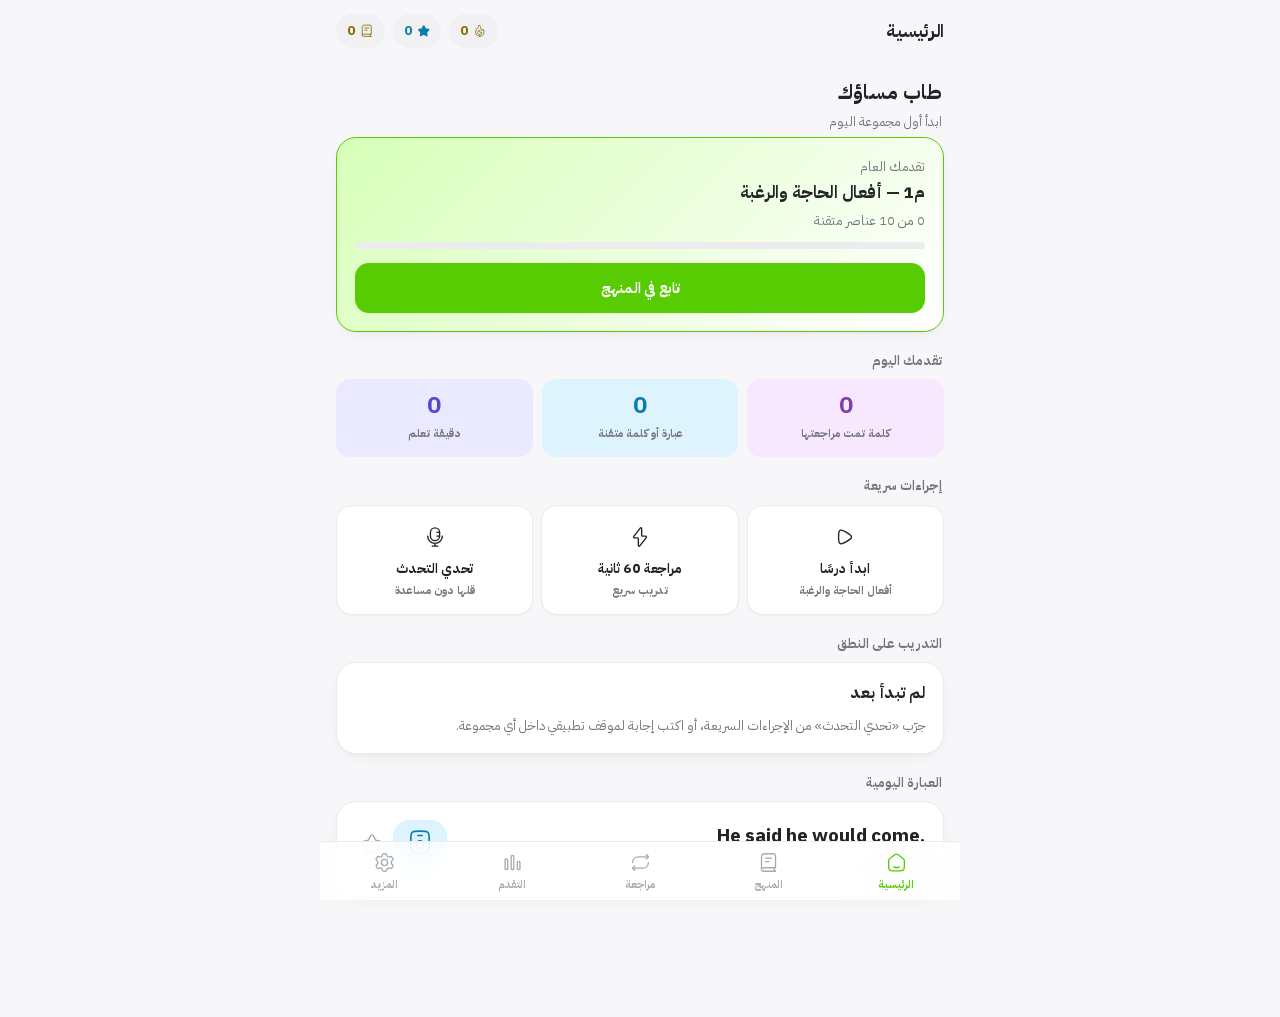
<file: منهج_الإنجليزية_V3.html>
<!DOCTYPE html>
<html lang="ar" dir="rtl">
<head>
<meta charset="utf-8">
<meta name="viewport" content="width=device-width,initial-scale=1,maximum-scale=1">
<meta name="theme-color" content="#58cc02">
<title>منهج الإنجليزية</title>
<style>
@font-face{font-family:'Plex';src:url([data-uri]) format('woff2');font-weight:400;font-display:swap}
@font-face{font-family:'Plex';src:url([data-uri]) format('woff2');font-weight:700 800;font-display:swap}
*{box-sizing:border-box;margin:0;padding:0;-webkit-tap-highlight-color:transparent}
:root{
--green:#58cc02;--green-d:#4caf00;--green-l:#d7ffb8;--green-t:#3d7d00;
--blue:#1cb0f6;--blue-l:#ddf4ff;--blue-t:#0a7ea8;
--gold:#ffc800;--gold-l:#fff4d6;--gold-t:#8a6a00;
--red:#ff4b4b;--red-l:#ffdfe0;--red-t:#b02525;
--purple:#ce82ff;--purple-l:#f7e8ff;--purple-t:#7d3fa8;--indigo:#7c6fee;--indigo-l:#ebe9ff;--indigo-t:#5648c9;
--bg:#f7f7f9;--card:#fff;--line:#ececee;--line-d:#dcdce0;--tx:#232326;--tx2:#75757e;--tx3:#a9a9b1;--shade:#f1f1f4;
--nav-tr:rgba(255,255,255,.82);--shadow-sm:0 1px 2px rgba(20,20,30,.04);--shadow-md:0 10px 28px -10px rgba(20,20,30,.12);--shadow-card:0 1px 2px rgba(20,20,30,.03),0 6px 20px -8px rgba(20,20,30,.08);
}
@media(prefers-color-scheme:dark){:root:not([data-theme="light"]){
--bg:#0c0f13;--card:#171a20;--line:#262a32;--line-d:#343a44;--tx:#f1f1f4;--tx2:#9a9aa4;--tx3:#63636d;--shade:#14171d;
--green-l:#1e3a10;--green-t:#8ee84f;--blue-l:#0d2b3a;--blue-t:#6cd0ff;
--gold-l:#3a2f00;--gold-t:#ffd952;--red-l:#3a1618;--red-t:#ff8a8a;--purple-l:#2e1a3a;--purple-t:#dda6ff;--indigo-l:#241f47;--indigo-t:#b3a8ff;
--nav-tr:rgba(12,15,19,.82);--shadow-sm:0 1px 2px rgba(0,0,0,.2);--shadow-md:0 10px 28px -10px rgba(0,0,0,.5);--shadow-card:0 1px 2px rgba(0,0,0,.2),0 6px 20px -8px rgba(0,0,0,.4);}}
:root[data-theme="dark"]{
--bg:#0c0f13;--card:#171a20;--line:#262a32;--line-d:#343a44;--tx:#f1f1f4;--tx2:#9a9aa4;--tx3:#63636d;--shade:#14171d;
--green-l:#1e3a10;--green-t:#8ee84f;--blue-l:#0d2b3a;--blue-t:#6cd0ff;
--gold-l:#3a2f00;--gold-t:#ffd952;--red-l:#3a1618;--red-t:#ff8a8a;--purple-l:#2e1a3a;--purple-t:#dda6ff;--indigo-l:#241f47;--indigo-t:#b3a8ff;
--nav-tr:rgba(12,15,19,.82);--shadow-sm:0 1px 2px rgba(0,0,0,.2);--shadow-md:0 10px 28px -10px rgba(0,0,0,.5);--shadow-card:0 1px 2px rgba(0,0,0,.2),0 6px 20px -8px rgba(0,0,0,.4);}
body{font-family:'Plex',-apple-system,BlinkMacSystemFont,"Segoe UI","Noto Sans Arabic",Tahoma,sans-serif;
background:var(--bg);color:var(--tx);line-height:1.65;padding:0 0 92px;max-width:640px;margin:0 auto;font-size:15px;-webkit-font-smoothing:antialiased}
h2{font-size:19px;font-weight:800;letter-spacing:-.01em;line-height:1.35}
h3{font-size:15.5px;font-weight:800;letter-spacing:-.005em}
.en{direction:ltr;text-align:left}
.wrap{padding:16px}
/* header */
.hd{display:flex;justify-content:space-between;align-items:center;padding:14px 16px 10px;gap:10px;flex-wrap:wrap}
.hd .lg{font-size:18px;font-weight:800;letter-spacing:-.015em}
.chips{display:flex;gap:8px}
.chip{display:flex;align-items:center;gap:5px;font-weight:800;font-size:13.5px;background:var(--shade);
padding:6px 11px;border-radius:20px}
.chip.st{color:var(--gold-t)}.chip.xp{color:var(--blue-t)}.chip.dw{color:var(--gold-t)}
/* nav */
.nav{position:fixed;bottom:0;left:0;right:0;background:var(--nav-tr);backdrop-filter:blur(16px);-webkit-backdrop-filter:blur(16px);border-top:1px solid var(--line);
display:flex;max-width:640px;margin:0 auto;z-index:50}
.nv{flex:1;padding:10px 2px 8px;border:0;background:transparent;cursor:pointer;font-family:inherit;
color:var(--tx3);font-size:10.5px;font-weight:700;display:flex;flex-direction:column;align-items:center;gap:3px;transition:color .15s}
.nv i{font-style:normal;font-size:21px;line-height:1}
.nv.on{color:var(--green)}
/* cards */
.c{background:var(--card);border:1px solid var(--line);border-radius:20px;padding:18px;margin-bottom:12px;box-shadow:var(--shadow-card)}
.c.flat{border:0;background:var(--shade);box-shadow:none}
h2{font-size:17px;font-weight:800;margin-bottom:3px}
.sub{color:var(--tx2);font-size:13px}
/* buttons */
.b{padding:14px 22px;border:0;border-radius:14px;cursor:pointer;box-shadow:var(--shadow-sm);
font-family:inherit;font-size:14.5px;font-weight:800;transition:transform .12s ease,box-shadow .12s ease,opacity .12s ease;display:inline-block;text-align:center}
.b:active{transform:scale(.97);box-shadow:none}
.b.g{background:var(--green);color:#fff}
.b.bl{background:var(--green);color:#fff}
.b.y{background:var(--gold);color:#4a3800}
.b.r{background:var(--red);color:#fff}
.b.gh{background:transparent;border:1px solid var(--line);color:var(--tx2);box-shadow:none}
.b.full{display:block;width:100%}
.b:disabled{background:var(--line);color:var(--tx3);cursor:default;box-shadow:none}
/* path */
.node{display:flex;align-items:center;gap:12px;padding:12px 14px;border:1px solid var(--line);
border-radius:18px;margin-bottom:9px;cursor:pointer;background:var(--card);box-shadow:var(--shadow-sm);transition:transform .12s,box-shadow .12s}
.node:active{transform:scale(.985)}
.node.lock{opacity:.55;box-shadow:none}
.node.now{border-color:var(--green);background:var(--green-l)}
.node.dn{border-color:var(--green);}
.orb{width:46px;height:46px;border-radius:50%;display:flex;align-items:center;justify-content:center;
font-weight:800;font-size:15px;flex-shrink:0}
.o-verbs{background:var(--purple);color:#fff;box-shadow:0 4px 10px -3px #ce82ff99}
.o-adj{background:var(--green);color:#fff;box-shadow:0 4px 10px -3px #58cc0299}
.o-nouns{background:var(--gold);color:#4a3800;box-shadow:0 4px 10px -3px #ffc80099}
.o-general{background:var(--blue);color:#fff;box-shadow:0 4px 10px -3px #1cb0f699}
.o-phrases{background:#e0567e;color:#fff;box-shadow:0 4px 10px -3px #e0567e99}
.orb.lk{background:var(--shade);color:var(--tx3);box-shadow:none}
.node .tt{font-weight:800;font-size:14.5px}
.node .ds{font-size:11.5px;color:var(--tx2)}
.mini{height:7px;background:var(--line);border-radius:4px;overflow:hidden;margin-top:5px;max-width:130px}
.mini>i{display:block;height:100%;background:var(--green);transition:width .5s}
/* progress ring */
.ring{display:flex;align-items:center;gap:16px}
.ring svg{transform:rotate(-90deg)}
.ring .n{font-size:34px;font-weight:800;line-height:1}
/* word */
.w{padding:13px 0;border-bottom:2px solid var(--line)}
.w:last-child{border:0;padding-bottom:0}
.wh{display:flex;gap:8px;align-items:center;cursor:pointer}
.ww{font-size:17px;font-weight:800;direction:ltr;flex:1}
.wm{color:var(--tx2);font-size:13.5px}
.cv{font-size:16px;color:var(--tx3);transition:.2s}
.cv.op{transform:rotate(180deg)}
.se{margin-top:8px;font-weight:700;font-size:14.5px}
.sa{color:var(--tx2);font-size:13px}
.more{margin-top:9px;padding-top:9px;border-top:2px dashed var(--line);font-size:13px;color:var(--tx2)}
.more div{margin-bottom:5px}
.more b{color:var(--tx)}
.tip{background:var(--red-l);border-radius:10px;padding:8px 11px;margin-top:8px;font-size:12.5px}
.tip .x{color:var(--red-t);text-decoration:line-through;direction:ltr;font-weight:700}
.tip .v{color:var(--green-t);direction:ltr;font-weight:700}
/* quiz */
.qbar{height:14px;background:var(--line);border-radius:8px;overflow:hidden;margin-bottom:16px}
.qbar>i{display:block;height:100%;background:var(--green);border-radius:8px;transition:width .3s}
.qc{text-align:center;padding:26px 16px;min-height:180px;display:flex;flex-direction:column;justify-content:center}
.qw{font-size:33px;font-weight:800;direction:ltr;margin-bottom:6px}
.qs{font-size:16px;direction:ltr;color:var(--tx2)}
.qa{font-size:22px;font-weight:800;color:var(--green-t);margin-top:14px}
.qam{font-size:14px;color:var(--tx2);margin-top:3px}
.fb{position:relative;margin:-14px -14px 0;padding:16px 14px 14px;border-radius:16px 16px 0 0}
.fb.ok{background:var(--green-l)}.fb.no{background:var(--red-l)}
.fb .t{font-weight:800;font-size:16px;margin-bottom:3px}
.fb.ok .t{color:var(--green-t)}.fb.no .t{color:var(--red-t)}
/* stats */
.sg{display:grid;grid-template-columns:repeat(auto-fit,minmax(88px,1fr));gap:9px}
.sc{background:var(--shade);border-radius:14px;padding:13px 9px;text-align:center}
.sc.c1{background:var(--purple-l)}.sc.c1 b{color:var(--purple-t)}
.sc.c2{background:var(--blue-l)}.sc.c2 b{color:var(--blue-t)}
.sc.c3{background:var(--indigo-l)}.sc.c3 b{color:var(--indigo-t)}
.sc b{display:block;font-size:23px;font-weight:800;line-height:1.2}
.sc span{font-size:11px;color:var(--tx2);font-weight:700}
/* misc */
.badge{display:inline-block;padding:3px 10px;border-radius:20px;font-size:11px;font-weight:800}
.bg-verbs{background:var(--purple-l);color:var(--purple-t)}
.bg-adj{background:var(--green-l);color:var(--green-t)}
.bg-nouns{background:var(--gold-l);color:var(--gold-t)}
.bg-general{background:var(--blue-l);color:var(--blue-t)}
.bg-phrases{background:#fce4ec;color:#c23f66}
@media(prefers-color-scheme:dark){.bg-phrases{background:#3a1826;color:#f0a8be}}
.due{background:var(--gold-l);color:var(--gold-t)}
.late{background:var(--red-l);color:var(--red-t)}
input,select{padding:11px 13px;border:2px solid var(--line);border-radius:12px;background:var(--card);
color:var(--tx);font-family:inherit;font-size:14.5px;width:100%;font-weight:600}
.hide{display:none}
.wr{margin-top:9px;padding:10px 11px;background:var(--shade);border-radius:12px}
.wr .lb{display:flex;justify-content:space-between;align-items:center;margin-bottom:7px}
.wr .lb span{font-size:12px;font-weight:700;color:var(--tx2)}
.wr .dots{display:flex;gap:4px}
.wr .dot{width:8px;height:8px;border-radius:50%;background:var(--line-d)}
.wr .dot.on{background:var(--green)}
.wr .row2{display:flex;gap:7px}
.wr input{flex:1;padding:9px 12px;font-size:14px;direction:ltr;text-align:left;border-radius:10px}
.wr input:focus{outline:none;border-color:var(--green)}
.wr .go{padding:9px 14px;border:0;background:var(--green);color:#fff;border-radius:10px;
font-weight:800;font-size:13px;cursor:pointer;flex-shrink:0}
.wr .go:active{transform:scale(.94)}
.wr .done{display:flex;align-items:center;gap:7px;color:var(--green-t);font-weight:800;font-size:13.5px}
.sp{background:transparent;border:0;cursor:pointer;padding:3px 6px;font-size:16px;
line-height:1;color:var(--blue);border-radius:8px;flex-shrink:0;transition:.12s;font-family:inherit}
.sp:active{transform:scale(.88)}
.sp:hover{background:var(--blue-l)}
.sp.on{animation:pulse .6s ease-in-out infinite}
@keyframes pulse{0%,100%{opacity:1}50%{opacity:.4}}
.sprow{display:flex;align-items:flex-start;gap:6px}
.sprow>.tx{flex:1;min-width:0}
.spbig{font-size:26px;padding:9px 14px;border:0;
border-radius:16px;background:var(--blue-l);color:var(--blue-t);box-shadow:var(--shadow-sm)}
.note{font-size:12px;color:var(--tx3);line-height:1.6;margin-top:10px}
/* dialogues */
.dlg{background:var(--blue-l);border-radius:14px;padding:13px 15px;margin:12px 0}
.dlg .lb{font-size:11.5px;font-weight:800;color:var(--blue-t);margin-bottom:8px;display:flex;align-items:center;gap:6px}
.dln{display:flex;gap:8px;margin-bottom:7px;align-items:flex-start}
.dln:last-child{margin-bottom:0}
.dav{width:24px;height:24px;border-radius:50%;flex-shrink:0;display:flex;align-items:center;justify-content:center;
font-size:10px;font-weight:800;color:#fff;margin-top:1px}
.dav.a{background:var(--green)}.dav.b{background:var(--green)}
.dtx{flex:1;min-width:0}
.dtx .e{font-weight:700;font-size:13.5px;direction:ltr;text-align:left}
.dtx .a{font-size:12px;color:var(--tx2)}
/* diagnostic */
.diag{background:var(--card);border-radius:14px;padding:15px;margin-top:2px}
.diag .h{font-weight:800;font-size:14px;margin-bottom:9px;display:flex;align-items:center;gap:6px}
.diag .box{background:var(--shade);border-radius:10px;padding:11px 13px;margin-bottom:8px}
.diag .box .l{font-size:11.5px;color:var(--tx2);margin-bottom:3px;font-weight:700}
.diag .box .w{font-weight:800;font-size:15px;direction:ltr}
.diag .vs{text-align:center;color:var(--tx3);font-size:12px;margin:6px 0;font-weight:800}
.pop{position:fixed;inset:0;background:rgba(0,0,0,.55);display:flex;align-items:center;
justify-content:center;padding:20px;z-index:99}
.pop>div{background:var(--card);border-radius:18px;padding:24px;max-width:360px;width:100%;text-align:center}
@keyframes pop{0%{transform:scale(.85);opacity:0}100%{transform:scale(1);opacity:1}}
.pop>div{animation:pop .22s ease-out}
@keyframes sl{0%{opacity:0;transform:translateY(8px)}100%{opacity:1;transform:none}}
.view{animation:sl .18s ease-out}
#v-home>*{animation:sl .4s ease-out backwards}
#v-home>*:nth-child(1){animation-delay:.02s}
#v-home>*:nth-child(2){animation-delay:.06s}
#v-home>*:nth-child(3){animation-delay:.10s}
#v-home>*:nth-child(4){animation-delay:.14s}
#v-home>*:nth-child(5){animation-delay:.18s}
#v-home>*:nth-child(6){animation-delay:.22s}
#v-home>*:nth-child(7){animation-delay:.26s}
#v-home>*:nth-child(8){animation-delay:.30s}
#v-home>*:nth-child(n+9){animation-delay:.34s}
@keyframes flamepulse{0%,100%{transform:scale(1)}50%{transform:scale(1.15)}}
.chip.st.pulse svg{animation:flamepulse 1.8s ease-in-out infinite;transform-origin:center}

/* Dashboard additions */
.dash-title{font-size:13px;color:var(--tx2);font-weight:800;margin:18px 2px 8px}
.backbtn{display:inline-flex;align-items:center;gap:6px;background:transparent;border:0;color:var(--tx2);font-weight:800;font-size:14px;cursor:pointer;padding:6px 2px;font-family:inherit}
.backbtn svg{transform:scaleX(-1)}
.quickgrid{display:grid;grid-template-columns:repeat(3,1fr);gap:8px}
.quick{border:1px solid var(--line);background:var(--card);border-radius:16px;padding:15px 7px;text-align:center;cursor:pointer;font-family:inherit;color:var(--tx);font-weight:800;box-shadow:var(--shadow-sm);transition:transform .12s}
.quick:active{transform:scale(.97)}
.quick span{display:block;font-size:22px;margin-bottom:5px}.quick small{display:block;color:var(--tx2);font-size:11px;margin-top:3px}
.lesson-reminder{border:1px solid var(--line);background:var(--shade);border-radius:14px;padding:12px 14px;margin-bottom:12px}
.lesson-reminder b{display:block;margin-bottom:7px}.lesson-steps{direction:rtl;text-align:center;font-size:13px;font-weight:800;white-space:nowrap}
.more-row{display:flex;align-items:center;gap:12px;padding:15px;border-bottom:1px solid var(--line);cursor:pointer}.more-row:last-child{border-bottom:0}.more-row i{font-style:normal;font-size:21px}.more-row div{flex:1;font-weight:800}.more-row span{color:var(--tx3)}
.seg{display:flex;gap:6px;background:var(--shade);padding:4px;border-radius:14px}
.seg button{flex:1;padding:9px 6px;border:0;background:transparent;border-radius:10px;font-family:inherit;font-weight:800;font-size:12.5px;color:var(--tx2);cursor:pointer;display:flex;flex-direction:column;align-items:center;gap:3px;transition:background .15s,color .15s}
.seg button svg{font-size:17px}
.seg button.on{background:var(--card);color:var(--tx);box-shadow:var(--shadow-sm)}
@media(max-width:420px){.quickgrid{grid-template-columns:1fr}.lesson-steps{font-size:11px}}

/* V2 learning experience */
.goal,.challenge,.ability,.mastery,.favbox{border:1px solid var(--line);border-radius:20px;padding:17px;background:var(--card);margin-bottom:12px;box-shadow:var(--shadow-card)}
.goal{background:linear-gradient(135deg,var(--green-l),var(--card));border-color:var(--green)}
.goal h3,.challenge h3,.ability h3{margin:0 0 8px;font-size:16px}.goal ul{margin:8px 0;padding-right:20px}.goal li{margin:5px 0}
.phasebar{display:grid;grid-template-columns:repeat(4,1fr);gap:5px;margin:10px 0}.phase{font-size:11px;text-align:center;padding:7px 3px;border-radius:9px;background:var(--bg);color:var(--tx2);font-weight:800}.phase.on{background:var(--green-l);color:var(--green-t);border:1px solid var(--green)}
.fav{border:0;background:transparent;font-size:22px;padding:2px 6px;cursor:pointer;color:var(--tx3)}.fav.on{color:var(--gold-t)}
.production textarea,.scenario textarea{width:100%;min-height:80px;resize:vertical;margin:8px 0}.answerbox{padding:12px;border-radius:12px;background:var(--blue-l);margin-top:9px}.hiddenanswer{filter:blur(7px);user-select:none}.modegrid{display:grid;grid-template-columns:1fr 1fr;gap:9px}.modecard{padding:15px;border:1px solid var(--line);border-radius:16px;background:var(--card);text-align:right;cursor:pointer;box-shadow:var(--shadow-sm);transition:transform .12s}.modecard:active{transform:scale(.97)}.modecard b{display:block;margin-bottom:4px}.ability-list{display:grid;gap:8px}.ability-item{display:flex;gap:8px;align-items:center;padding:10px;border-radius:11px;background:var(--bg)}
.quick-timer{font-size:28px;font-weight:900;text-align:center;color:var(--red-t);margin:8px}.situation{font-size:15px;background:var(--gold-l);padding:12px;border-radius:12px;margin:10px 0}.empty{text-align:center;padding:28px 14px;color:var(--tx2)}
@media(max-width:430px){.modegrid{grid-template-columns:1fr}.phasebar{grid-template-columns:repeat(2,1fr)}}
</style>
</head>
<body>

<div class="hd">
<div class="lg" id="pagetitle">الرئيسية</div>
<div class="chips">
<div class="chip st"><i data-ic="flame"></i><span id="h-st">0</span></div>
<div class="chip xp"><i data-ic="star"></i><span id="h-xp">0</span></div>
<div class="chip dw"><i data-ic="book"></i><span id="h-dw">0</span></div>
</div>
</div>

<div class="wrap">
<div id="v-home" class="view"></div>
<div id="v-path" class="view hide"></div>
<div id="v-quiz" class="view hide"></div>
<div id="v-stat" class="view hide"></div>
<div id="v-find" class="view hide"></div>
<div id="v-phrases" class="view hide"></div>
<div id="v-more" class="view hide"></div>
</div>

<div class="nav">
<button class="nv" data-v="home"><i data-ic="home"></i>الرئيسية</button>
<button class="nv" data-v="path"><i data-ic="book"></i>المنهج</button>
<button class="nv" data-v="quiz"><i data-ic="refresh"></i>مراجعة</button>
<button class="nv" data-v="stat"><i data-ic="chart"></i>التقدم</button>
<button class="nv" data-v="more"><i data-ic="settings"></i>المزيد</button>
</div>

<script>
const G=[{"id": 1, "section": "verbs", "title": "أفعال الحاجة والرغبة", "day": 1, "date": "الأربعاء ٢٢ يوليو", "items": [{"n": 1, "w": "want", "m": "يريد", "en": "I want to learn English.", "ar": "أريد أن أتعلم الإنجليزي.", "ex_en": "She wants to change her job.", "ex_ar": "تريد أن تغير وظيفتها.", "q": "What do you want? / I don't want it. — ماذا تريد؟ / لا أريده.", "blank": "I want to _______________________", "tip": null}, {"n": 2, "w": "need", "m": "يحتاج", "en": "I need some help.", "ar": "أحتاج بعض المساعدة.", "ex_en": "We need more time.", "ex_ar": "نحتاج وقتاً أكثر.", "q": "Do you need anything? / You don't need to come. — تحتاج شيئاً؟ / لا تحتاج أن تأتي.", "blank": "I need to _______________________", "tip": null}, {"n": 3, "w": "have", "m": "يملك / لديه", "en": "I have a question.", "ar": "عندي سؤال.", "ex_en": "They have a big house.", "ex_ar": "عندهم بيت كبير.", "q": "Do you have time? / I don't have it. — عندك وقت؟ / ما عندي.", "blank": "I have _______________________", "tip": null}, {"n": 4, "w": "get", "m": "يحصل على", "en": "I get up early every day.", "ar": "أستيقظ بدري كل يوم.", "ex_en": "She got a new job.", "ex_ar": "حصلت على وظيفة جديدة.", "q": "Where did you get it? / I didn't get the message. — من وين جبته؟ / ما وصلتني الرسالة.", "blank": "I need to get _______________________", "tip": null}, {"n": 5, "w": "give", "m": "يعطي", "en": "Give me a minute.", "ar": "أعطني دقيقة.", "ex_en": "He gave me good advice.", "ex_ar": "أعطاني نصيحة جيدة.", "q": "Can you give me a hand? / I didn't give him anything. — ممكن تساعدني؟ / ما أعطيته شيئاً.", "blank": "Can you give me _______________________", "tip": null}, {"n": 6, "w": "take", "m": "يأخذ", "en": "It takes ten minutes.", "ar": "يستغرق عشر دقائق.", "ex_en": "I'll take this one.", "ex_ar": "بآخذ هذا.", "q": "How long does it take? / Don't take it personally. — كم يستغرق؟ / لا تأخذها بشكل شخصي.", "blank": "I'll take _______________________", "tip": null}, {"n": 7, "w": "make", "m": "يصنع / يجعل", "en": "You made a good decision.", "ar": "اتخذت قراراً جيداً.", "ex_en": "This makes me happy.", "ex_ar": "هذا يسعدني.", "q": "Can you make it tomorrow? / I didn't make a mistake. — تقدر تجي بكرة؟ / ما أخطأت.", "blank": "I need to make _______________________", "tip": null}, {"n": 8, "w": "use", "m": "يستخدم", "en": "Can I use your phone?", "ar": "ممكن أستخدم هاتفك؟", "ex_en": "We use this every day.", "ex_ar": "نستخدم هذا يومياً.", "q": "How do you use it? / I don't use it anymore. — كيف تستخدمه؟ / ما عدت أستخدمه.", "blank": "I use _______________________ every day", "tip": null}, {"n": 9, "w": "try", "m": "يحاول", "en": "Let me try again.", "ar": "خلني أحاول مرة ثانية.", "ex_en": "I'll try my best.", "ex_ar": "بأعمل أفضل ما عندي.", "q": "Did you try it? / Don't even try. — جربته؟ / لا تحاول حتى.", "blank": "I'm trying to _______________________", "tip": null}, {"n": 10, "w": "help", "m": "يساعد", "en": "Can you help me with this?", "ar": "ممكن تساعدني في هذا؟", "ex_en": "He helped me a lot.", "ex_ar": "ساعدني كثيراً.", "q": "Do you need help? / That doesn't help. — تحتاج مساعدة؟ / هذا ما يساعد.", "blank": "I need help with _______________________", "tip": null}]}, {"id": 2, "section": "verbs", "title": "أفعال الحركة والفعل", "day": 2, "date": "الخميس ٢٣ يوليو", "items": [{"n": 11, "w": "go", "m": "يذهب", "en": "I go to work at eight.", "ar": "أذهب للعمل الساعة ثمان.", "ex_en": "Let's go now.", "ex_ar": "خلينا نروح الآن.", "q": "Where are you going? / I'm not going. — وين رايح؟ / ما راح أروح.", "blank": "I go to _______________________", "tip": null}, {"n": 12, "w": "come", "m": "يأتي", "en": "I'll come tomorrow.", "ar": "بأجي بكرة.", "ex_en": "She came late.", "ex_ar": "جت متأخرة.", "q": "Are you coming? / He didn't come. — جاي؟ / ما جا.", "blank": "I'll come to _______________________", "tip": null}, {"n": 13, "w": "leave", "m": "يغادر / يترك", "en": "I have to leave now.", "ar": "لازم أمشي الآن.", "ex_en": "The train leaves at five.", "ex_ar": "القطار يغادر الخامسة.", "q": "When do you leave? / Don't leave it here. — متى تمشي؟ / لا تتركه هنا.", "blank": "I'm leaving at _______________________", "tip": null}, {"n": 14, "w": "put", "m": "يضع", "en": "Put it on the table.", "ar": "حطه على الطاولة.", "ex_en": "Where did you put the keys?", "ex_ar": "وين حطيت المفاتيح؟", "q": "Can you put it here? / Don't put it there. — ممكن تحطه هنا؟ / لا تحطه هناك.", "blank": "I put my _______________________ in _______________________", "tip": null}, {"n": 15, "w": "move", "m": "يتحرك / ينتقل", "en": "We moved to a new office.", "ar": "انتقلنا لمكتب جديد.", "ex_en": "Don't move.", "ex_ar": "لا تتحرك.", "q": "Can you move a little? / It's not moving. — ممكن تتحرك شوي؟ / ما يتحرك.", "blank": "I moved to _______________________", "tip": null}, {"n": 16, "w": "bring", "m": "يُحضر", "en": "Bring your laptop tomorrow.", "ar": "أحضر لابتوبك بكرة.", "ex_en": "I brought you coffee.", "ex_ar": "جبت لك قهوة.", "q": "Did you bring it? / Don't bring anything. — جبته؟ / لا تجيب شيئاً.", "blank": "Can you bring _______________________", "tip": null}, {"n": 17, "w": "send", "m": "يرسل", "en": "I'll send you the file.", "ar": "برسل لك الملف.", "ex_en": "She sent an email.", "ex_ar": "أرسلت إيميلاً.", "q": "Did you send it? / I haven't sent it yet. — أرسلته؟ / ما أرسلته بعد.", "blank": "I'll send you _______________________", "tip": null}, {"n": 18, "w": "keep", "m": "يحتفظ / يستمر", "en": "Keep it simple.", "ar": "خلها بسيطة.", "ex_en": "I keep my files here.", "ex_ar": "أحتفظ بملفاتي هنا.", "q": "Can you keep a secret? / Don't keep me waiting. — تقدر تحفظ سراً؟ / لا تخليني أنتظر.", "blank": "I keep my _______________________ in _______________________", "tip": null}, {"n": 19, "w": "turn", "m": "يدور / يتحول", "en": "Turn right at the corner.", "ar": "لُف يمين عند الزاوية.", "ex_en": "Can you turn off the light?", "ex_ar": "ممكن تطفي النور؟", "q": "Where do I turn? / Don't turn it on. — وين ألف؟ / لا تشغله.", "blank": "Turn _______________________", "tip": null}, {"n": 20, "w": "stop", "m": "يتوقف", "en": "Stop here, please.", "ar": "وقّف هنا، لو سمحت.", "ex_en": "It stopped working.", "ex_ar": "توقف عن العمل.", "q": "Why did you stop? / It won't stop. — ليش وقفت؟ / ما يوقف.", "blank": "I stopped _______________________", "tip": null}]}, {"id": 3, "section": "verbs", "title": "أفعال التفكير والرأي", "day": 3, "date": "الجمعة ٢٤ يوليو", "items": [{"n": 21, "w": "think", "m": "يفكر / يظن", "en": "I think it's a good idea.", "ar": "أظن إنها فكرة جيدة.", "ex_en": "Let me think about it.", "ex_ar": "خلني أفكر فيها.", "q": "What do you think? / I don't think so. — وش رأيك؟ / ما أظن.", "blank": "I think that _______________________", "tip": null}, {"n": 22, "w": "know", "m": "يعرف", "en": "I don't know what happened.", "ar": "ما أدري وش صار.", "ex_en": "Do you know him?", "ex_ar": "تعرفه؟", "q": "How do you know? / I didn't know that. — كيف عرفت؟ / ما كنت أعرف.", "blank": "I know that _______________________", "tip": null}, {"n": 23, "w": "see", "m": "يرى / يفهم", "en": "I see what you mean.", "ar": "فهمت قصدك.", "ex_en": "I'll see you tomorrow.", "ex_ar": "أشوفك بكرة.", "q": "Can you see it? / I can't see anything. — تشوفه؟ / ما أشوف شيئاً.", "blank": "I see _______________________", "tip": null}, {"n": 24, "w": "understand", "m": "يفهم", "en": "I don't understand this part.", "ar": "ما أفهم هذا الجزء.", "ex_en": "Now I understand.", "ex_ar": "الآن فهمت.", "q": "Do you understand? / He didn't understand me. — فاهم؟ / ما فهمني.", "blank": "I don't understand _______________________", "tip": null}, {"n": 25, "w": "mean", "m": "يقصد", "en": "What do you mean?", "ar": "وش تقصد؟", "ex_en": "I mean something different.", "ex_ar": "أقصد شيئاً مختلفاً.", "q": "Do you mean this one? / That's not what I meant. — تقصد هذا؟ / مو هذا قصدي.", "blank": "I mean _______________________", "tip": null}, {"n": 26, "w": "believe", "m": "يصدق / يعتقد", "en": "I believe you.", "ar": "أصدقك.", "ex_en": "I can't believe it.", "ex_ar": "ما أصدق.", "q": "Do you believe him? / I don't believe that. — تصدقه؟ / ما أصدق ذلك.", "blank": "I believe that _______________________", "tip": null}, {"n": 27, "w": "remember", "m": "يتذكر", "en": "I don't remember his name.", "ar": "ما أتذكر اسمه.", "ex_en": "Remember to call him.", "ex_ar": "تذكر تتصل فيه.", "q": "Do you remember me? / I can't remember. — تتذكرني؟ / ما أقدر أتذكر.", "blank": "I remember _______________________", "tip": null}, {"n": 28, "w": "forget", "m": "ينسى", "en": "I forgot my password.", "ar": "نسيت كلمة السر.", "ex_en": "Don't forget the meeting.", "ex_ar": "لا تنسى الاجتماع.", "q": "Did you forget? / I'll never forget it. — نسيت؟ / ما راح أنساها.", "blank": "I forgot _______________________", "tip": null}, {"n": 29, "w": "decide", "m": "يقرر", "en": "I decided to change my plan.", "ar": "قررت أغير خطتي.", "ex_en": "We haven't decided yet.", "ex_ar": "ما قررنا بعد.", "q": "Did you decide? / I can't decide. — قررت؟ / ما أقدر أقرر.", "blank": "I decided to _______________________", "tip": null}, {"n": 30, "w": "agree", "m": "يوافق", "en": "I agree with you.", "ar": "أتفق معك.", "ex_en": "We agreed on the price.", "ex_ar": "اتفقنا على السعر.", "q": "Do you agree? / I don't agree. — توافق؟ / ما أوافق.", "blank": "I agree that _______________________", "tip": null}]}, {"id": 4, "section": "verbs", "title": "أفعال العمل والإنجاز", "day": 4, "date": "السبت ٢٥ يوليو", "items": [{"n": 31, "w": "work", "m": "يعمل", "en": "I work from home.", "ar": "أشتغل من البيت.", "ex_en": "It's not working.", "ex_ar": "ما يشتغل.", "q": "Where do you work? / It didn't work. — وين تشتغل؟ / ما نفع.", "blank": "I work on _______________________", "tip": ["works", "work — بلا جمع"]}, {"n": 32, "w": "start", "m": "يبدأ", "en": "Let's start now.", "ar": "خلينا نبدأ الآن.", "ex_en": "The meeting starts at ten.", "ex_ar": "الاجتماع يبدأ العاشرة.", "q": "When does it start? / I haven't started yet. — متى يبدأ؟ / ما بدأت بعد.", "blank": "I started _______________________", "tip": null}, {"n": 33, "w": "finish", "m": "ينهي", "en": "I'll finish it today.", "ar": "بأخلصها اليوم.", "ex_en": "Have you finished?", "ex_ar": "خلصت؟", "q": "When will you finish? / I didn't finish it. — متى تخلص؟ / ما خلصتها.", "blank": "I need to finish _______________________", "tip": null}, {"n": 34, "w": "change", "m": "يغيّر", "en": "We changed the plan.", "ar": "غيّرنا الخطة.", "ex_en": "Things change quickly.", "ex_ar": "الأمور تتغير بسرعة.", "q": "Can we change it? / Nothing changed. — نقدر نغيرها؟ / ما تغير شيء.", "blank": "I want to change _______________________", "tip": null}, {"n": 35, "w": "check", "m": "يتحقق", "en": "Let me check.", "ar": "خلني أتأكد.", "ex_en": "I checked the report.", "ex_ar": "راجعت التقرير.", "q": "Did you check it? / I haven't checked yet. — تأكدت؟ / ما تأكدت بعد.", "blank": "I need to check _______________________", "tip": null}, {"n": 36, "w": "show", "m": "يُري", "en": "Let me show you.", "ar": "خلني أوريك.", "ex_en": "The data shows an increase.", "ex_ar": "البيانات تُظهر زيادة.", "q": "Can you show me? / He didn't show up. — ممكن توريني؟ / ما حضر.", "blank": "Let me show you _______________________", "tip": null}, {"n": 37, "w": "explain", "m": "يشرح", "en": "Can you explain that again?", "ar": "ممكن تشرحها مرة ثانية؟", "ex_en": "Let me explain.", "ex_ar": "خلني أشرح.", "q": "Could you explain it? / I can't explain it. — ممكن تشرحها؟ / ما أقدر أشرحها.", "blank": "Let me explain _______________________", "tip": null}, {"n": 38, "w": "ask", "m": "يسأل / يطلب", "en": "Can I ask you something?", "ar": "ممكن أسألك شيئاً؟", "ex_en": "She asked for help.", "ex_ar": "طلبت مساعدة.", "q": "Did you ask him? / Don't ask me. — سألته؟ / لا تسألني.", "blank": "I want to ask about _______________________", "tip": null}, {"n": 39, "w": "tell", "m": "يخبر", "en": "Tell me what happened.", "ar": "خبرني وش صار.", "ex_en": "I told you before.", "ex_ar": "قلت لك من قبل.", "q": "Did you tell them? / Don't tell anyone. — خبرتهم؟ / لا تخبر أحداً.", "blank": "I'll tell you about _______________________", "tip": null}, {"n": 40, "w": "call", "m": "يتصل / يسمّي", "en": "I'll call you later.", "ar": "بأتصل فيك بعدين.", "ex_en": "She called twice.", "ex_ar": "اتصلت مرتين.", "q": "Did he call? / Don't call me now. — اتصل؟ / لا تتصل الآن.", "blank": "I need to call _______________________", "tip": null}]}, {"id": 5, "section": "verbs", "title": "أفعال الحالة والاستمرار", "day": 5, "date": "الأحد ٢٦ يوليو", "items": [{"n": 41, "w": "wait", "m": "ينتظر", "en": "I'm waiting for the reply.", "ar": "أنتظر الرد.", "ex_en": "Wait a moment.", "ex_ar": "انتظر لحظة.", "q": "Are you waiting? / Don't wait for me. — تنتظر؟ / لا تنتظرني.", "blank": "I'm waiting for _______________________", "tip": null}, {"n": 42, "w": "stay", "m": "يبقى", "en": "I'll stay here.", "ar": "بأبقى هنا.", "ex_en": "We stayed at a hotel.", "ex_ar": "أقمنا في فندق.", "q": "How long will you stay? / Don't stay up late. — كم بتبقى؟ / لا تسهر.", "blank": "I'm staying _______________________", "tip": null}, {"n": 43, "w": "live", "m": "يعيش", "en": "I live in Riyadh.", "ar": "أسكن في الرياض.", "ex_en": "He lived there for years.", "ex_ar": "سكن هناك سنوات.", "q": "Where do you live? / I don't live far. — وين تسكن؟ / ما أسكن بعيداً.", "blank": "I live in _______________________", "tip": null}, {"n": 44, "w": "feel", "m": "يشعر", "en": "I feel much better now.", "ar": "أحس أحسن الآن.", "ex_en": "How do you feel?", "ex_ar": "كيف تحس؟", "q": "Do you feel okay? / I don't feel well. — تحس بخير؟ / ما أحس بخير.", "blank": "I feel _______________________", "tip": null}, {"n": 45, "w": "look", "m": "ينظر / يبدو", "en": "It looks good.", "ar": "يبدو جيداً.", "ex_en": "Look at this.", "ex_ar": "شوف هذا.", "q": "How does it look? / It doesn't look right. — كيف يبدو؟ / ما يبدو صحيحاً.", "blank": "It looks _______________________", "tip": null}, {"n": 46, "w": "seem", "m": "يبدو", "en": "It seems difficult.", "ar": "تبدو صعبة.", "ex_en": "You seem tired.", "ex_ar": "تبدو تعبان.", "q": "Does it seem right? / It doesn't seem possible. — تبدو صحيحة؟ / ما تبدو ممكنة.", "blank": "It seems _______________________", "tip": null}, {"n": 47, "w": "happen", "m": "يحدث", "en": "What happened?", "ar": "وش صار؟", "ex_en": "It happens sometimes.", "ex_ar": "تصير أحياناً.", "q": "When did it happen? / Nothing happened. — متى صارت؟ / ما صار شيء.", "blank": "It happened when _______________________", "tip": null}, {"n": 48, "w": "become", "m": "يصبح", "en": "It became a problem.", "ar": "صارت مشكلة.", "ex_en": "He became a manager.", "ex_ar": "صار مديراً.", "q": "How did it become this? / It didn't become easier. — كيف صارت كذا؟ / ما صارت أسهل.", "blank": "It became _______________________", "tip": null}, {"n": 49, "w": "continue", "m": "يستمر", "en": "Let's continue tomorrow.", "ar": "نكمل بكرة.", "ex_en": "The problem continued.", "ex_ar": "استمرت المشكلة.", "q": "Should we continue? / It didn't continue. — نكمل؟ / ما استمرت.", "blank": "I'll continue _______________________", "tip": null}, {"n": 50, "w": "depend", "m": "يعتمد", "en": "It depends on the situation.", "ar": "يعتمد على الوضع.", "ex_en": "I depend on this.", "ex_ar": "أعتمد على هذا.", "q": "What does it depend on? / It doesn't depend on me. — على وش يعتمد؟ / ما يعتمد عليّ.", "blank": "It depends on _______________________", "tip": ["depend of", "depend on"]}]}, {"id": 6, "section": "verbs", "title": "أفعال القول والتواصل", "day": 6, "date": "الاثنين ٢٧ يوليو", "items": [{"n": 51, "w": "say", "m": "يقول", "en": "He said he would come.", "ar": "قال إنه بيجي.", "ex_en": "What did you say?", "ex_ar": "وش قلت؟", "q": "Can you say that again? / I didn't say that. — ممكن تعيدها؟ / ما قلت ذلك.", "blank": "I said _______________________", "tip": null}, {"n": 52, "w": "speak", "m": "يتحدث", "en": "Can I speak to you for a minute?", "ar": "ممكن أتكلم معك دقيقة؟", "ex_en": "She speaks three languages.", "ex_ar": "تتحدث ثلاث لغات.", "q": "Do you speak English? / I don't speak French. — تتكلم إنجليزي؟ / ما أتكلم فرنسي.", "blank": "I speak _______________________", "tip": null}, {"n": 53, "w": "talk", "m": "يتحدث / يتناقش", "en": "We need to talk about this.", "ar": "نحتاج نتكلم عن هذا.", "ex_en": "They talked for an hour.", "ex_ar": "تكلموا ساعة.", "q": "Who are you talking to? / Don't talk about it. — مع من تتكلم؟ / لا تتكلم عنها.", "blank": "I want to talk about _______________________", "tip": null}, {"n": 54, "w": "hear", "m": "يسمع", "en": "I heard about the new project.", "ar": "سمعت عن المشروع الجديد.", "ex_en": "Can you hear me?", "ex_ar": "تسمعني؟", "q": "Did you hear that? / I didn't hear anything. — سمعت ذلك؟ / ما سمعت شيئاً.", "blank": "I heard that _______________________", "tip": null}, {"n": 55, "w": "listen", "m": "يستمع", "en": "Listen carefully.", "ar": "استمع بتركيز.", "ex_en": "I listen to podcasts every day.", "ex_ar": "أستمع لبودكاست يومياً.", "q": "Are you listening? / He doesn't listen. — تستمع؟ / ما يستمع.", "blank": "I listen to _______________________", "tip": null}, {"n": 56, "w": "read", "m": "يقرأ", "en": "I read the report yesterday.", "ar": "قرأت التقرير أمس.", "ex_en": "She reads a lot.", "ex_ar": "تقرأ كثيراً.", "q": "Did you read it? / I haven't read it yet. — قرأته؟ / ما قرأته بعد.", "blank": "I'm reading _______________________", "tip": null}, {"n": 57, "w": "write", "m": "يكتب", "en": "I'll write it down.", "ar": "بأكتبها.", "ex_en": "He wrote a long email.", "ex_ar": "كتب إيميلاً طويلاً.", "q": "Can you write it here? / I didn't write that. — ممكن تكتبها هنا؟ / ما كتبت ذلك.", "blank": "I need to write _______________________", "tip": null}, {"n": 58, "w": "mention", "m": "يذكر", "en": "He mentioned it in the meeting.", "ar": "ذكرها في الاجتماع.", "ex_en": "Did I mention the deadline?", "ex_ar": "ذكرت الموعد؟", "q": "Why didn't you mention it? / Don't mention it. — ليش ما ذكرتها؟ / لا تذكرها. *(أو: العفو)*", "blank": "I forgot to mention _______________________", "tip": null}, {"n": 59, "w": "discuss", "m": "يناقش", "en": "Let's discuss it tomorrow.", "ar": "خلينا نناقشها بكرة.", "ex_en": "We discussed the options.", "ex_ar": "ناقشنا الخيارات.", "q": "Can we discuss this later? / We didn't discuss it. — نناقشها بعدين؟ / ما ناقشناها.", "blank": "We need to discuss _______________________", "tip": null}, {"n": 60, "w": "suggest", "m": "يقترح", "en": "I suggest we start now.", "ar": "أقترح نبدأ الآن.", "ex_en": "What do you suggest?", "ex_ar": "وش تقترح؟", "q": "Can you suggest something? / I don't suggest that. — ممكن تقترح شيئاً؟ / ما أقترح ذلك.", "blank": "I suggest that _______________________", "tip": null}]}, {"id": 7, "section": "verbs", "title": "أفعال التعلم والاكتشاف", "day": 7, "date": "الثلاثاء ٢٨ يوليو", "items": [{"n": 61, "w": "learn", "m": "يتعلم", "en": "I'm learning English.", "ar": "أتعلم الإنجليزي.", "ex_en": "He learned it quickly.", "ex_ar": "تعلمها بسرعة.", "q": "What did you learn? / I didn't learn anything new. — وش تعلمت؟ / ما تعلمت شيئاً جديداً.", "blank": "I'm learning _______________________", "tip": null}, {"n": 62, "w": "study", "m": "يدرس", "en": "I study for one hour every day.", "ar": "أدرس ساعة يومياً.", "ex_en": "She studied abroad.", "ex_ar": "درست في الخارج.", "q": "What are you studying? / I didn't study for it. — وش تدرس؟ / ما درست لها.", "blank": "I study _______________________", "tip": null}, {"n": 63, "w": "find", "m": "يجد", "en": "I can't find my keys.", "ar": "ما ألقى مفاتيحي.", "ex_en": "We found a good solution.", "ex_ar": "لقينا حلاً جيداً.", "q": "Did you find it? / I didn't find anything. — لقيته؟ / ما لقيت شيئاً.", "blank": "I need to find _______________________", "tip": null}, {"n": 64, "w": "search", "m": "يبحث", "en": "I searched for it online.", "ar": "بحثت عنها على الإنترنت.", "ex_en": "We're searching for a new supplier.", "ex_ar": "نبحث عن مورّد جديد.", "q": "Where did you search? / I didn't search properly. — وين بحثت؟ / ما بحثت جيداً.", "blank": "I'm searching for _______________________", "tip": null}, {"n": 65, "w": "discover", "m": "يكتشف", "en": "We discovered the problem early.", "ar": "اكتشفنا المشكلة بدري.", "ex_en": "I discovered something interesting.", "ex_ar": "اكتشفت شيئاً مثيراً.", "q": "When did you discover it? / We didn't discover it in time. — متى اكتشفتها؟ / ما اكتشفناها في الوقت.", "blank": "I discovered that _______________________", "tip": null}, {"n": 66, "w": "notice", "m": "يلاحظ", "en": "I noticed a small mistake.", "ar": "لاحظت خطأً صغيراً.", "ex_en": "Did you notice the change?", "ex_ar": "لاحظت التغيير؟", "q": "Didn't you notice? / I didn't notice anything. — ما لاحظت؟ / ما لاحظت شيئاً.", "blank": "I noticed that _______________________", "tip": null}, {"n": 67, "w": "consider", "m": "يعتبر / يفكر في", "en": "We're considering another option.", "ar": "نفكر في خيار آخر.", "ex_en": "I consider him a friend.", "ex_ar": "أعتبره صديقاً.", "q": "Have you considered this? / I didn't consider that. — فكرت في هذا؟ / ما أخذته بالاعتبار.", "blank": "I'm considering _______________________", "tip": null}, {"n": 68, "w": "expect", "m": "يتوقع", "en": "I expect a reply today.", "ar": "أتوقع رداً اليوم.", "ex_en": "We expected better results.", "ex_ar": "توقعنا نتائج أفضل.", "q": "What do you expect? / I didn't expect that. — وش تتوقع؟ / ما توقعت ذلك.", "blank": "I expect _______________________", "tip": null}, {"n": 69, "w": "hope", "m": "يأمل", "en": "I hope it works.", "ar": "أتمنى تنجح.", "ex_en": "We hope to finish soon.", "ex_ar": "نأمل نخلص قريباً.", "q": "Do you hope so? / I don't hope for much. — تتمنى ذلك؟ / ما أتمنى كثيراً.", "blank": "I hope that _______________________", "tip": null}, {"n": 70, "w": "realize", "m": "يدرك", "en": "I realized my mistake.", "ar": "أدركت خطئي.", "ex_en": "He didn't realize how late it was.", "ex_ar": "ما أدرك كم تأخر الوقت.", "q": "Did you realize that? / I didn't realize it. — أدركت ذلك؟ / ما أدركتها.", "blank": "I realized that _______________________", "tip": null}]}, {"id": 8, "section": "verbs", "title": "أفعال الامتلاك والتبادل", "day": 8, "date": "الأربعاء ٢٩ يوليو", "items": [{"n": 71, "w": "buy", "m": "يشتري", "en": "I bought it last week.", "ar": "اشتريتها الأسبوع الماضي.", "ex_en": "Where did you buy that?", "ex_ar": "من وين اشتريتها؟", "q": "Should I buy it? / I didn't buy anything. — أشتريها؟ / ما اشتريت شيئاً.", "blank": "I want to buy _______________________", "tip": null}, {"n": 72, "w": "sell", "m": "يبيع", "en": "They sell it online.", "ar": "يبيعونها أونلاين.", "ex_en": "He sold his car.", "ex_ar": "باع سيارته.", "q": "Do you sell this? / We don't sell that here. — تبيعون هذا؟ / ما نبيعها هنا.", "blank": "I'm selling _______________________", "tip": null}, {"n": 73, "w": "pay", "m": "يدفع", "en": "I'll pay by card.", "ar": "بأدفع بالبطاقة.", "ex_en": "How much did you pay?", "ex_ar": "كم دفعت؟", "q": "Can I pay later? / I didn't pay yet. — أقدر أدفع بعدين؟ / ما دفعت بعد.", "blank": "I paid for _______________________", "tip": null}, {"n": 74, "w": "cost", "m": "يكلّف", "en": "How much does it cost?", "ar": "كم تكلّف؟", "ex_en": "It cost more than expected.", "ex_ar": "كلّفت أكثر من المتوقع.", "q": "What does it cost? / It doesn't cost much. — كم تكلفتها؟ / ما تكلّف كثيراً.", "blank": "It costs _______________________", "tip": null}, {"n": 75, "w": "spend", "m": "يصرف / يقضي", "en": "I spend two hours on this daily.", "ar": "أقضي ساعتين على هذا يومياً.", "ex_en": "We spent a lot of money.", "ex_ar": "صرفنا فلوساً كثيرة.", "q": "How much did you spend? / Don't spend too much. — كم صرفت؟ / لا تصرف كثيراً.", "blank": "I spend _______________________ on _______________________", "tip": null}, {"n": 76, "w": "share", "m": "يشارك", "en": "Can you share the file?", "ar": "ممكن تشارك الملف؟", "ex_en": "She shared her experience.", "ex_ar": "شاركت خبرتها.", "q": "Did you share it? / I don't share my password. — شاركتها؟ / ما أشارك كلمة سري.", "blank": "I'll share _______________________", "tip": null}, {"n": 77, "w": "receive", "m": "يستلم", "en": "I received your message.", "ar": "استلمت رسالتك.", "ex_en": "We receive many requests.", "ex_ar": "نستلم طلبات كثيرة.", "q": "Did you receive it? / I haven't received anything. — استلمتها؟ / ما استلمت شيئاً.", "blank": "I received _______________________", "tip": null}, {"n": 78, "w": "offer", "m": "يعرض / يقدّم", "en": "They offered me a job.", "ar": "عرضوا عليّ وظيفة.", "ex_en": "We offer free delivery.", "ex_ar": "نقدم توصيلاً مجانياً.", "q": "What did they offer? / They didn't offer anything. — وش عرضوا؟ / ما عرضوا شيئاً.", "blank": "They offered _______________________", "tip": null}, {"n": 79, "w": "provide", "m": "يوفّر", "en": "We provide technical support.", "ar": "نوفّر دعماً تقنياً.", "ex_en": "They provided all the data.", "ex_ar": "وفّروا كل البيانات.", "q": "Can you provide more details? / They didn't provide it. — ممكن توفر تفاصيل أكثر؟ / ما وفّروها.", "blank": "I need you to provide _______________________", "tip": null}, {"n": 80, "w": "lose", "m": "يخسر / يفقد", "en": "I lost my phone.", "ar": "ضاع جوالي.", "ex_en": "We lost the contract.", "ex_ar": "خسرنا العقد.", "q": "Did you lose it? / Don't lose hope. — ضاع منك؟ / لا تفقد الأمل.", "blank": "I lost _______________________", "tip": null}]}, {"id": 9, "section": "verbs", "title": "أفعال العلاقات والاجتماع", "day": 9, "date": "الخميس ٣٠ يوليو", "items": [{"n": 81, "w": "meet", "m": "يقابل", "en": "Let's meet at three.", "ar": "نتقابل الساعة ثلاث.", "ex_en": "I met him last year.", "ex_ar": "قابلته السنة الماضية.", "q": "When can we meet? / We haven't met before. — متى نتقابل؟ / ما تقابلنا من قبل.", "blank": "I'm meeting _______________________", "tip": null}, {"n": 82, "w": "join", "m": "ينضم", "en": "Can you join the call?", "ar": "تقدر تنضم للمكالمة؟", "ex_en": "She joined the team last month.", "ex_ar": "انضمت للفريق الشهر الماضي.", "q": "Will you join us? / I can't join today. — راح تنضم لنا؟ / ما أقدر أنضم اليوم.", "blank": "I joined _______________________", "tip": null}, {"n": 83, "w": "invite", "m": "يدعو", "en": "They invited us to the event.", "ar": "دعونا للفعالية.", "ex_en": "I'll invite the whole team.", "ex_ar": "بأدعو الفريق كله.", "q": "Did they invite you? / He didn't invite me. — دعوك؟ / ما دعاني.", "blank": "I'd like to invite _______________________", "tip": null}, {"n": 84, "w": "thank", "m": "يشكر", "en": "I want to thank you for your help.", "ar": "أبغى أشكرك على مساعدتك.", "ex_en": "He thanked everyone.", "ex_ar": "شكر الجميع.", "q": "Did you thank her? / I forgot to thank him. — شكرتها؟ / نسيت أشكره.", "blank": "I want to thank you for _______________________", "tip": null}, {"n": 85, "w": "visit", "m": "يزور", "en": "I'll visit them next week.", "ar": "بأزورهم الأسبوع الجاي.", "ex_en": "We visited the new office.", "ex_ar": "زرنا المكتب الجديد.", "q": "Did you visit him? / I haven't visited yet. — زرته؟ / ما زرت بعد.", "blank": "I visited _______________________", "tip": null}, {"n": 86, "w": "love", "m": "يحب", "en": "I love this kind of work.", "ar": "أحب هذا النوع من الشغل.", "ex_en": "She loves her job.", "ex_ar": "تحب وظيفتها.", "q": "Do you love it? / I don't love the idea. — تحبها؟ / ما تعجبني الفكرة.", "blank": "I love _______________________", "tip": null}, {"n": 87, "w": "like", "m": "يعجبه", "en": "I like this design.", "ar": "يعجبني هذا التصميم.", "ex_en": "He likes working alone.", "ex_ar": "يحب الشغل لوحده.", "q": "Do you like it? / I don't like it much. — يعجبك؟ / ما يعجبني كثيراً.", "blank": "I like _______________________", "tip": null}, {"n": 88, "w": "trust", "m": "يثق", "en": "I trust his judgment.", "ar": "أثق في حكمه.", "ex_en": "You can trust her.", "ex_ar": "تقدر تثق فيها.", "q": "Do you trust him? / I don't trust that source. — تثق فيه؟ / ما أثق بذلك المصدر.", "blank": "I trust _______________________", "tip": null}, {"n": 89, "w": "support", "m": "يدعم", "en": "I support this decision.", "ar": "أدعم هذا القرار.", "ex_en": "They supported the project.", "ex_ar": "دعموا المشروع.", "q": "Do you support it? / I don't support that approach. — تدعمها؟ / ما أدعم ذلك الأسلوب.", "blank": "I support _______________________", "tip": null}, {"n": 90, "w": "apologize", "m": "يعتذر", "en": "I apologize for the delay.", "ar": "أعتذر عن التأخير.", "ex_en": "He apologized immediately.", "ex_ar": "اعتذر فوراً.", "q": "Should I apologize? / He didn't apologize. — أعتذر؟ / ما اعتذر.", "blank": "I apologize for _______________________", "tip": null}]}, {"id": 10, "section": "verbs", "title": "أفعال النمو والتغيير", "day": 10, "date": "الجمعة ٣١ يوليو", "items": [{"n": 91, "w": "grow", "m": "ينمو", "en": "The company is growing fast.", "ar": "الشركة تنمو بسرعة.", "ex_en": "Sales grew by ten percent.", "ex_ar": "نمت المبيعات ١٠٪.", "q": "How fast is it growing? / It didn't grow much. — كم بسرعة تنمو؟ / ما نمت كثيراً.", "blank": "_______________________ is growing", "tip": null}, {"n": 92, "w": "increase", "m": "يزيد", "en": "Prices increased last month.", "ar": "ارتفعت الأسعار الشهر الماضي.", "ex_en": "We need to increase the budget.", "ex_ar": "نحتاج نزيد الميزانية.", "q": "Did it increase? / It didn't increase. — زادت؟ / ما زادت.", "blank": "We need to increase _______________________", "tip": null}, {"n": 93, "w": "reduce", "m": "يقلّل", "en": "We reduced the cost by half.", "ar": "قلّلنا التكلفة للنصف.", "ex_en": "This will reduce the risk.", "ex_ar": "هذا سيقلل المخاطرة.", "q": "Can we reduce it? / We couldn't reduce it. — نقدر نقللها؟ / ما قدرنا نقللها.", "blank": "I want to reduce _______________________", "tip": null}, {"n": 94, "w": "improve", "m": "يحسّن", "en": "I want to improve my English.", "ar": "أبغى أحسّن إنجليزي.", "ex_en": "The results improved a lot.", "ex_ar": "تحسنت النتائج كثيراً.", "q": "How can I improve? / It hasn't improved. — كيف أتحسن؟ / ما تحسنت.", "blank": "I need to improve _______________________", "tip": null}, {"n": 95, "w": "develop", "m": "يطوّر", "en": "We're developing a new system.", "ar": "نطوّر نظاماً جديداً.", "ex_en": "He developed the idea further.", "ex_ar": "طوّر الفكرة أكثر.", "q": "Who developed it? / We didn't develop it internally. — من طوّرها؟ / ما طوّرناها داخلياً.", "blank": "I'm developing _______________________", "tip": null}, {"n": 96, "w": "build", "m": "يبني", "en": "They're building a new branch.", "ar": "يبنون فرعاً جديداً.", "ex_en": "We built it from scratch.", "ex_ar": "بنيناه من الصفر.", "q": "What are you building? / We didn't build that. — وش تبنون؟ / ما بنيناها.", "blank": "I'm building _______________________", "tip": null}, {"n": 97, "w": "create", "m": "ينشئ", "en": "She created a good process.", "ar": "أنشأت عملية جيدة.", "ex_en": "Let's create a shared folder.", "ex_ar": "خلينا ننشئ مجلداً مشتركاً.", "q": "Who created this? / I didn't create it. — من أنشأها؟ / ما أنشأتها.", "blank": "I created _______________________", "tip": null}, {"n": 98, "w": "fix", "m": "يصلح", "en": "Can you fix this?", "ar": "تقدر تصلح هذا؟", "ex_en": "They fixed the problem quickly.", "ex_ar": "صلّحوا المشكلة بسرعة.", "q": "Did you fix it? / I couldn't fix it. — صلحتها؟ / ما قدرت أصلحها.", "blank": "I need to fix _______________________", "tip": null}, {"n": 99, "w": "solve", "m": "يحل", "en": "We solved the issue.", "ar": "حللنا المشكلة.", "ex_en": "How do we solve this?", "ex_ar": "كيف نحلها؟", "q": "Can you solve it? / That doesn't solve anything. — تقدر تحلها؟ / هذا ما يحل شيئاً.", "blank": "We need to solve _______________________", "tip": null}, {"n": 100, "w": "avoid", "m": "يتجنّب", "en": "We should avoid this mistake.", "ar": "لازم نتجنب هذا الخطأ.", "ex_en": "He avoided the question.", "ex_ar": "تجنّب السؤال.", "q": "How can we avoid it? / I couldn't avoid it. — كيف نتجنبها؟ / ما قدرت أتجنبها.", "blank": "I want to avoid _______________________", "tip": null}]}, {"id": 11, "section": "adj", "title": "صفات الجودة والتقييم", "day": 11, "date": "السبت ١ أغسطس", "items": [{"n": 1, "w": "good", "m": "جيد", "en": "That's a good idea.", "ar": "فكرة جيدة.", "ex_en": "He's good at his job.", "ex_ar": "هو جيد في شغله.", "q": "better / the best — أفضل / الأفضل", "blank": "_______________________ is good", "tip": ["good in", "good at"]}, {"n": 2, "w": "bad", "m": "سيئ", "en": "It's not a bad result.", "ar": "نتيجة ليست سيئة.", "ex_en": "The weather is bad today.", "ex_ar": "الجو سيئ اليوم.", "q": "worse / the worst — أسوأ / الأسوأ", "blank": "_______________________ is bad", "tip": null}, {"n": 3, "w": "important", "m": "مهم", "en": "This is very important.", "ar": "هذا مهم جداً.", "ex_en": "It's important to be on time.", "ex_ar": "من المهم تكون في الوقت.", "q": "more important / the most important", "blank": "The most important thing is _______________________", "tip": null}, {"n": 4, "w": "difficult", "m": "صعب", "en": "It's a difficult decision.", "ar": "قرار صعب.", "ex_en": "It's difficult to explain.", "ex_ar": "صعب أشرحها.", "q": "more difficult / the most difficult", "blank": "_______________________ is difficult for me", "tip": null}, {"n": 5, "w": "easy", "m": "سهل", "en": "It's not easy at first.", "ar": "ما هي سهلة في البداية.", "ex_en": "The process is easy to follow.", "ex_ar": "العملية سهلة الاتّباع.", "q": "easier / the easiest", "blank": "_______________________ is easy", "tip": null}, {"n": 6, "w": "simple", "m": "بسيط", "en": "Keep it simple.", "ar": "خلها بسيطة.", "ex_en": "It's a simple question.", "ex_ar": "سؤال بسيط.", "q": "simpler / the simplest", "blank": "I prefer a simple _______________________", "tip": null}, {"n": 7, "w": "clear", "m": "واضح", "en": "Is that clear?", "ar": "واضح؟", "ex_en": "The instructions aren't clear.", "ex_ar": "التعليمات مو واضحة.", "q": "clearer / the clearest", "blank": "_______________________ is not clear to me", "tip": null}, {"n": 8, "w": "useful", "m": "مفيد", "en": "That was very useful.", "ar": "كانت مفيدة جداً.", "ex_en": "It's a useful tool.", "ex_ar": "أداة مفيدة.", "q": "more useful / the most useful", "blank": "_______________________ is useful", "tip": null}, {"n": 9, "w": "wrong", "m": "خاطئ", "en": "Something is wrong here.", "ar": "فيه شيء غلط هنا.", "ex_en": "I took the wrong file.", "ex_ar": "أخذت الملف الخطأ.", "q": "*(لا تُقارن عادة)*", "blank": "I was wrong about _______________________", "tip": null}, {"n": 10, "w": "right", "m": "صحيح", "en": "You're right.", "ar": "أنت محق.", "ex_en": "That's the right answer.", "ex_ar": "هذي الإجابة الصحيحة.", "q": "*(لا تُقارن عادة)*", "blank": "I think _______________________ is right", "tip": null}]}, {"id": 12, "section": "adj", "title": "صفات الحجم والكمية", "day": 12, "date": "الأحد ٢ أغسطس", "items": [{"n": 11, "w": "big", "m": "كبير", "en": "We have a big problem.", "ar": "عندنا مشكلة كبيرة.", "ex_en": "It's a big company.", "ex_ar": "شركة كبيرة.", "q": "bigger / the biggest", "blank": "_______________________ is big", "tip": null}, {"n": 12, "w": "small", "m": "صغير", "en": "It's a small change.", "ar": "تغيير صغير.", "ex_en": "We're a small team.", "ex_ar": "نحن فريق صغير.", "q": "smaller / the smallest", "blank": "_______________________ is small", "tip": null}, {"n": 13, "w": "large", "m": "كبير (حجماً)", "en": "A large number of people came.", "ar": "جاء عدد كبير من الناس.", "ex_en": "It requires a large budget.", "ex_ar": "تحتاج ميزانية كبيرة.", "q": "larger / the largest", "blank": "We need a large _______________________", "tip": null}, {"n": 14, "w": "long", "m": "طويل", "en": "It was a long meeting.", "ar": "كان اجتماعاً طويلاً.", "ex_en": "How long does it take?", "ex_ar": "كم يستغرق؟", "q": "longer / the longest", "blank": "_______________________ takes a long time", "tip": null}, {"n": 15, "w": "short", "m": "قصير", "en": "Let's take a short break.", "ar": "خلينا نأخذ استراحة قصيرة.", "ex_en": "It's a short distance.", "ex_ar": "مسافة قصيرة.", "q": "shorter / the shortest", "blank": "I need a short _______________________", "tip": null}, {"n": 16, "w": "high", "m": "عالٍ", "en": "The cost is too high.", "ar": "التكلفة عالية جداً.", "ex_en": "We have high expectations.", "ex_ar": "عندنا توقعات عالية.", "q": "higher / the highest", "blank": "_______________________ is high", "tip": null}, {"n": 17, "w": "low", "m": "منخفض", "en": "The quality is low.", "ar": "الجودة منخفضة.", "ex_en": "We're running low on time.", "ex_ar": "الوقت يقلّ علينا.", "q": "lower / the lowest", "blank": "_______________________ is low", "tip": null}, {"n": 18, "w": "enough", "m": "كافٍ", "en": "We don't have enough time.", "ar": "ما عندنا وقت كافٍ.", "ex_en": "That's enough for now.", "ex_ar": "يكفي الآن.", "q": "*(لا تُقارن)*", "blank": "I don't have enough _______________________", "tip": null}, {"n": 19, "w": "full", "m": "ممتلئ", "en": "The room is full.", "ar": "الغرفة ممتلئة.", "ex_en": "My schedule is full.", "ex_ar": "جدولي ممتلئ.", "q": "fuller / the fullest *(نادرة)*", "blank": "My _______________________ is full", "tip": null}, {"n": 20, "w": "empty", "m": "فارغ", "en": "The file is empty.", "ar": "الملف فارغ.", "ex_en": "The office was empty.", "ex_ar": "كان المكتب فارغاً.", "q": "emptier / the emptiest *(نادرة)*", "blank": "_______________________ is empty", "tip": null}]}, {"id": 13, "section": "adj", "title": "صفات الوقت والحالة", "day": 13, "date": "الاثنين ٣ أغسطس", "items": [{"n": 21, "w": "new", "m": "جديد", "en": "We have a new system.", "ar": "عندنا نظام جديد.", "ex_en": "I'm new here.", "ex_ar": "أنا جديد هنا.", "q": "newer / the newest", "blank": "_______________________ is new", "tip": null}, {"n": 22, "w": "old", "m": "قديم", "en": "The old system was slower.", "ar": "النظام القديم كان أبطأ.", "ex_en": "He's twenty years old.", "ex_ar": "عمره عشرون سنة.", "q": "older / the oldest", "blank": "_______________________ is old", "tip": null}, {"n": 23, "w": "ready", "m": "جاهز", "en": "Are you ready?", "ar": "جاهز؟", "ex_en": "It's ready for review.", "ex_ar": "جاهزة للمراجعة.", "q": "*(لا تُقارن)*", "blank": "_______________________ is ready", "tip": null}, {"n": 24, "w": "busy", "m": "مشغول", "en": "I'm busy this morning.", "ar": "أنا مشغول هذا الصباح.", "ex_en": "It's a busy week.", "ex_ar": "أسبوع مزدحم.", "q": "busier / the busiest", "blank": "I'm busy with _______________________", "tip": null}, {"n": 25, "w": "free", "m": "متاح / مجاني", "en": "Are you free tomorrow?", "ar": "فاضي بكرة؟", "ex_en": "The service is free.", "ex_ar": "الخدمة مجانية.", "q": "freer *(نادرة)*", "blank": "I'm free on _______________________", "tip": null}, {"n": 26, "w": "late", "m": "متأخر", "en": "Sorry I'm late.", "ar": "آسف على التأخير.", "ex_en": "It's getting late.", "ex_ar": "الوقت يتأخر.", "q": "later / the latest", "blank": "I was late for _______________________", "tip": null}, {"n": 27, "w": "early", "m": "مبكر", "en": "I woke up early today.", "ar": "استيقظت بدري اليوم.", "ex_en": "It's too early to say.", "ex_ar": "بدري نحكم.", "q": "earlier / the earliest", "blank": "I usually wake up early on _______________________", "tip": null}, {"n": 28, "w": "quick", "m": "سريع", "en": "I have a quick question.", "ar": "عندي سؤال سريع.", "ex_en": "That was quick.", "ex_ar": "كانت سريعة.", "q": "quicker / the quickest", "blank": "I need a quick _______________________", "tip": null}, {"n": 29, "w": "slow", "m": "بطيء", "en": "The internet is slow today.", "ar": "الإنترنت بطيء اليوم.", "ex_en": "Progress is slow.", "ex_ar": "التقدم بطيء.", "q": "slower / the slowest", "blank": "_______________________ is slow", "tip": null}, {"n": 30, "w": "sure", "m": "متأكد", "en": "I'm not sure about this.", "ar": "مو متأكد من هذا.", "ex_en": "Are you sure?", "ex_ar": "متأكد؟", "q": "surer *(نادرة)*", "blank": "I'm sure that _______________________", "tip": null}]}, {"id": 14, "section": "adj", "title": "صفات المشاعر والشخصية", "day": 14, "date": "الثلاثاء ٤ أغسطس", "items": [{"n": 31, "w": "happy", "m": "سعيد", "en": "I'm happy with the result.", "ar": "أنا سعيد بالنتيجة.", "ex_en": "She looks happy.", "ex_ar": "تبدو سعيدة.", "q": "happier / the happiest", "blank": "I'm happy about _______________________", "tip": null}, {"n": 32, "w": "sad", "m": "حزين", "en": "He seemed sad yesterday.", "ar": "بدا حزيناً أمس.", "ex_en": "That's sad news.", "ex_ar": "خبر محزن.", "q": "sadder / the saddest", "blank": "I felt sad when _______________________", "tip": null}, {"n": 33, "w": "tired", "m": "متعب", "en": "I'm tired today.", "ar": "أنا تعبان اليوم.", "ex_en": "He sounds tired.", "ex_ar": "يبدو صوته متعباً.", "q": "more tired / the most tired", "blank": "I'm tired of _______________________", "tip": ["tired from", "tired of"]}, {"n": 34, "w": "worried", "m": "قلق", "en": "I'm a bit worried about the deadline.", "ar": "أنا قلق قليلاً على الموعد.", "ex_en": "Don't be worried.", "ex_ar": "لا تقلق.", "q": "more worried / the most worried", "blank": "I'm worried about _______________________", "tip": ["worried from", "worried about"]}, {"n": 35, "w": "glad", "m": "مسرور", "en": "I'm glad you came.", "ar": "مسرور إنك جيت.", "ex_en": "I'd be glad to help.", "ex_ar": "يسعدني أساعد.", "q": "gladder *(نادرة)*", "blank": "I'm glad that _______________________", "tip": null}, {"n": 36, "w": "interested", "m": "مهتم", "en": "I'm interested in this topic.", "ar": "أنا مهتم بهذا الموضوع.", "ex_en": "Are you interested?", "ex_ar": "مهتم؟", "q": "more interested / the most interested", "blank": "I'm interested in _______________________", "tip": ["interested on", "interested in"]}, {"n": 37, "w": "surprised", "m": "متفاجئ", "en": "I was surprised by the news.", "ar": "تفاجأت بالخبر.", "ex_en": "Don't be surprised.", "ex_ar": "لا تستغرب.", "q": "more surprised / the most surprised", "blank": "I was surprised when _______________________", "tip": null}, {"n": 38, "w": "friendly", "m": "ودود", "en": "The team is very friendly.", "ar": "الفريق ودود جداً.", "ex_en": "He's a friendly person.", "ex_ar": "شخص ودود.", "q": "friendlier / the friendliest", "blank": "_______________________ is friendly", "tip": null}, {"n": 39, "w": "serious", "m": "جاد / خطير", "en": "This is a serious issue.", "ar": "هذي مشكلة خطيرة.", "ex_en": "Are you serious?", "ex_ar": "جاد؟", "q": "more serious / the most serious", "blank": "_______________________ is serious", "tip": null}, {"n": 40, "w": "careful", "m": "حذر", "en": "Be careful with this.", "ar": "انتبه في هذا.", "ex_en": "She's a careful worker.", "ex_ar": "موظفة دقيقة.", "q": "more careful / the most careful", "blank": "I need to be careful about _______________________", "tip": null}]}, {"id": 15, "section": "adj", "title": "صفات الوصف والمقدار", "day": 15, "date": "الأربعاء ٥ أغسطس", "items": [{"n": 41, "w": "same", "m": "نفسه", "en": "We have the same problem.", "ar": "عندنا نفس المشكلة.", "ex_en": "It's the same thing.", "ex_ar": "نفس الشيء.", "q": "*(لا تُقارن — دائماً `the same as`)*", "blank": "I have the same _______________________", "tip": ["same like", "the same as"]}, {"n": 42, "w": "different", "m": "مختلف", "en": "This is a different approach.", "ar": "هذا أسلوب مختلف.", "ex_en": "They're completely different.", "ex_ar": "مختلفان تماماً.", "q": "*(دائماً `different from`)*", "blank": "_______________________ is different from _______________________", "tip": ["different than", "different from"]}, {"n": 43, "w": "possible", "m": "ممكن", "en": "Is that possible?", "ar": "هل هذا ممكن؟", "ex_en": "It's possible but difficult.", "ex_ar": "ممكن لكن صعب.", "q": "*(لا تُقارن عادة)*", "blank": "It's possible to _______________________", "tip": null}, {"n": 44, "w": "necessary", "m": "ضروري", "en": "Is it really necessary?", "ar": "ضروري فعلاً؟", "ex_en": "It's not necessary.", "ex_ar": "مو ضروري.", "q": "more necessary *(نادرة)*", "blank": "It's necessary to _______________________", "tip": null}, {"n": 45, "w": "available", "m": "متاح", "en": "Is he available now?", "ar": "هو متاح الآن؟", "ex_en": "The report is available online.", "ex_ar": "التقرير متاح أونلاين.", "q": "*(لا تُقارن)*", "blank": "I'm available on _______________________", "tip": null}, {"n": 46, "w": "expensive", "m": "غالٍ", "en": "That's too expensive.", "ar": "غالٍ جداً.", "ex_en": "It's an expensive option.", "ex_ar": "خيار مكلف.", "q": "more expensive / the most expensive", "blank": "_______________________ is expensive", "tip": null}, {"n": 47, "w": "cheap", "m": "رخيص", "en": "It's cheap but good.", "ar": "رخيص لكن جيد.", "ex_en": "We found a cheap solution.", "ex_ar": "لقينا حلاً رخيصاً.", "q": "cheaper / the cheapest", "blank": "_______________________ is cheap", "tip": null}, {"n": 48, "w": "main", "m": "رئيسي", "en": "What's the main issue?", "ar": "وش المشكلة الرئيسية؟", "ex_en": "That's the main reason.", "ex_ar": "هذا السبب الرئيسي.", "q": "*(لا تُقارن)*", "blank": "The main reason is _______________________", "tip": null}, {"n": 49, "w": "common", "m": "شائع", "en": "That's a common mistake.", "ar": "خطأ شائع.", "ex_en": "We have a common goal.", "ex_ar": "عندنا هدف مشترك.", "q": "more common / the most common", "blank": "_______________________ is common", "tip": null}, {"n": 50, "w": "special", "m": "خاص", "en": "This is a special case.", "ar": "حالة خاصة.", "ex_en": "Nothing special.", "ex_ar": "لا شيء مميز.", "q": "more special *(نادرة)*", "blank": "_______________________ is special", "tip": null}]}, {"id": 16, "section": "nouns", "title": "الوقت والتخطيط", "day": 16, "date": "الخميس ٦ أغسطس", "items": [{"n": 1, "w": "time", "m": "وقت", "en": "I don't have time today.", "ar": "ما عندي وقت اليوم.", "ex_en": "What time is it?", "ex_ar": "كم الساعة؟", "q": "on time (في الوقت) / in time (قبل الفوات) / at the same time", "blank": "I don't have time for _______________________", "tip": null}, {"n": 2, "w": "day", "m": "يوم", "en": "It was a long day.", "ar": "كان يوماً طويلاً.", "ex_en": "I work five days a week.", "ex_ar": "أشتغل خمسة أيام أسبوعياً.", "q": "these days / one day / every day", "blank": "My best day is _______________________", "tip": null}, {"n": 3, "w": "week", "m": "أسبوع", "en": "See you next week.", "ar": "أشوفك الأسبوع الجاي.", "ex_en": "It took two weeks.", "ex_ar": "أخذت أسبوعين.", "q": "last week / next week / this week", "blank": "Next week I will _______________________", "tip": null}, {"n": 4, "w": "month", "m": "شهر", "en": "We spent a month on it.", "ar": "صرفنا شهراً عليها.", "ex_en": "Every month we review the numbers.", "ex_ar": "كل شهر نراجع الأرقام.", "q": "last month / per month", "blank": "This month I want to _______________________", "tip": null}, {"n": 5, "w": "year", "m": "سنة", "en": "I've been here for two years.", "ar": "لي سنتان هنا.", "ex_en": "This year was different.", "ex_ar": "هذي السنة كانت مختلفة.", "q": "last year / next year / years ago", "blank": "This year I plan to _______________________", "tip": null}, {"n": 6, "w": "plan", "m": "خطة", "en": "What's the plan?", "ar": "وش الخطة؟", "ex_en": "We changed our plans.", "ex_ar": "غيّرنا خططنا.", "q": "make a plan / according to plan", "blank": "My plan is to _______________________", "tip": null}, {"n": 7, "w": "schedule", "m": "جدول", "en": "My schedule is full.", "ar": "جدولي ممتلئ.", "ex_en": "We're behind schedule.", "ex_ar": "نحن متأخرون عن الجدول.", "q": "ahead of schedule / on schedule", "blank": "My schedule is _______________________", "tip": null}, {"n": 8, "w": "moment", "m": "لحظة", "en": "Wait a moment, please.", "ar": "انتظر لحظة، لو سمحت.", "ex_en": "At the moment I'm busy.", "ex_ar": "في الوقت الحالي أنا مشغول.", "q": "at the moment / in a moment / for a moment", "blank": "At the moment I'm _______________________", "tip": null}, {"n": 9, "w": "hour", "m": "ساعة", "en": "It takes about an hour.", "ar": "تستغرق حوالي ساعة.", "ex_en": "I work eight hours a day.", "ex_ar": "أشتغل ثمان ساعات يومياً.", "q": "half an hour / an hour ago / hours of work", "blank": "I spend _______________________ hours on _______________________", "tip": null}, {"n": 10, "w": "date", "m": "تاريخ / موعد", "en": "What's the date today?", "ar": "وش تاريخ اليوم؟", "ex_en": "We set a date for the meeting.", "ex_ar": "حددنا موعداً للاجتماع.", "q": "due date / up to date / out of date", "blank": "The date is _______________________", "tip": null}]}, {"id": 17, "section": "nouns", "title": "العمل والمكتب", "day": 17, "date": "الجمعة ٧ أغسطس", "items": [{"n": 11, "w": "work", "m": "عمل", "en": "I have a lot of work today.", "ar": "عندي شغل كثير اليوم.", "ex_en": "Good work!", "ex_ar": "شغل ممتاز!", "q": "at work / out of work / work on", "blank": "My work is about _______________________", "tip": ["works", "work — بلا جمع"]}, {"n": 12, "w": "job", "m": "وظيفة", "en": "She got a new job.", "ar": "حصلت على وظيفة جديدة.", "ex_en": "It's not an easy job.", "ex_ar": "ليست وظيفة سهلة.", "q": "apply for a job / do a good job", "blank": "My job is _______________________", "tip": null}, {"n": 13, "w": "company", "m": "شركة", "en": "I work for a small company.", "ar": "أشتغل في شركة صغيرة.", "ex_en": "Big companies move slowly.", "ex_ar": "الشركات الكبيرة تتحرك ببطء.", "q": "work for a company / start a company", "blank": "I work for _______________________", "tip": null}, {"n": 14, "w": "office", "m": "مكتب", "en": "I left the office at six.", "ar": "غادرت المكتب الساعة ستة.", "ex_en": "We have two offices.", "ex_ar": "عندنا مكتبان.", "q": "at the office / head office / office hours", "blank": "My office is _______________________", "tip": null}, {"n": 15, "w": "team", "m": "فريق", "en": "The team is working on it.", "ar": "الفريق يشتغل عليها.", "ex_en": "We're a small team.", "ex_ar": "نحن فريق صغير.", "q": "team member / join a team / lead a team", "blank": "My team is _______________________", "tip": null}, {"n": 16, "w": "meeting", "m": "اجتماع", "en": "The meeting starts at ten.", "ar": "الاجتماع يبدأ العاشرة.", "ex_en": "I have three meetings today.", "ex_ar": "عندي ثلاثة اجتماعات اليوم.", "q": "in a meeting / set up a meeting / attend a meeting", "blank": "I have a meeting about _______________________", "tip": null}, {"n": 17, "w": "report", "m": "تقرير", "en": "I sent you the report.", "ar": "أرسلت لك التقرير.", "ex_en": "The reports are ready.", "ex_ar": "التقارير جاهزة.", "q": "write a report / submit a report / according to the report", "blank": "I need to write a report about _______________________", "tip": null}, {"n": 18, "w": "project", "m": "مشروع", "en": "The project is going well.", "ar": "المشروع يمشي جيداً.", "ex_en": "We have three projects now.", "ex_ar": "عندنا ثلاثة مشاريع الآن.", "q": "work on a project / project manager / launch a project", "blank": "My project is about _______________________", "tip": null}, {"n": 19, "w": "manager", "m": "مدير", "en": "I talked to my manager.", "ar": "تكلمت مع مديري.", "ex_en": "The managers meet weekly.", "ex_ar": "المدراء يجتمعون أسبوعياً.", "q": "project manager / report to a manager", "blank": "My manager is _______________________", "tip": null}, {"n": 20, "w": "employee", "m": "موظف", "en": "We have fifty employees.", "ar": "عندنا خمسون موظفاً.", "ex_en": "He's a new employee.", "ex_ar": "موظف جديد.", "q": "full-time employee / employee training", "blank": "I've been an employee at _______________________", "tip": null}]}, {"id": 18, "section": "nouns", "title": "المشكلات والحلول", "day": 18, "date": "السبت ٨ أغسطس", "items": [{"n": 21, "w": "problem", "m": "مشكلة", "en": "We have a problem.", "ar": "عندنا مشكلة.", "ex_en": "That's not a big problem.", "ex_ar": "مو مشكلة كبيرة.", "q": "solve a problem / have a problem with / no problem", "blank": "My biggest problem is _______________________", "tip": null}, {"n": 22, "w": "issue", "m": "مسألة / مشكلة", "en": "There's an issue with the file.", "ar": "فيه مشكلة في الملف.", "ex_en": "We discussed several issues.", "ex_ar": "ناقشنا عدة مسائل.", "q": "raise an issue / fix an issue / a minor issue", "blank": "The main issue is _______________________", "tip": null}, {"n": 23, "w": "reason", "m": "سبب", "en": "What's the reason for the delay?", "ar": "وش سبب التأخير؟", "ex_en": "There are two reasons.", "ex_ar": "فيه سببان.", "q": "the reason why / for that reason / no reason", "blank": "The reason is _______________________", "tip": null}, {"n": 24, "w": "result", "m": "نتيجة", "en": "The results were good.", "ar": "كانت النتائج جيدة.", "ex_en": "As a result, we changed the plan.", "ex_ar": "نتيجة لذلك، غيّرنا الخطة.", "q": "as a result / get results / final result", "blank": "The result was _______________________", "tip": null}, {"n": 25, "w": "solution", "m": "حل", "en": "We found a solution.", "ar": "لقينا حلاً.", "ex_en": "There are other solutions.", "ex_ar": "فيه حلول أخرى.", "q": "find a solution / a simple solution", "blank": "The solution is to _______________________", "tip": null}, {"n": 26, "w": "mistake", "m": "خطأ", "en": "It was my mistake.", "ar": "كان خطئي.", "ex_en": "We made a few mistakes.", "ex_ar": "أخطأنا بضعة أخطاء.", "q": "make a mistake / by mistake / a common mistake", "blank": "I made a mistake when _______________________", "tip": null}, {"n": 27, "w": "change", "m": "تغيير", "en": "We need a change.", "ar": "نحتاج تغييراً.", "ex_en": "There were many changes.", "ex_ar": "كانت هناك تغييرات كثيرة.", "q": "make a change / a big change", "blank": "The change I want is _______________________", "tip": null}, {"n": 28, "w": "risk", "m": "مخاطرة", "en": "There's a risk of delay.", "ar": "فيه مخاطرة تأخير.", "ex_en": "We took a risk.", "ex_ar": "أخذنا مخاطرة.", "q": "take a risk / at risk / reduce the risk", "blank": "The risk is that _______________________", "tip": null}, {"n": 29, "w": "option", "m": "خيار", "en": "We have two options.", "ar": "عندنا خياران.", "ex_en": "That's not an option.", "ex_ar": "هذا ليس خياراً.", "q": "the best option / consider an option", "blank": "My options are _______________________", "tip": null}, {"n": 30, "w": "decision", "m": "قرار", "en": "It's a difficult decision.", "ar": "قرار صعب.", "ex_en": "We made the right decision.", "ex_ar": "اتخذنا القرار الصحيح.", "q": "make a decision / a final decision", "blank": "I need to make a decision about _______________________", "tip": null}]}, {"id": 19, "section": "nouns", "title": "الناس والعلاقات", "day": 19, "date": "الأحد ٩ أغسطس", "items": [{"n": 31, "w": "people", "m": "الناس", "en": "A lot of people came.", "ar": "جاء ناس كثير.", "ex_en": "Some people disagree.", "ex_ar": "بعض الناس يختلفون.", "q": "*(جمع دائماً — لا تقول `peoples` ولا `a people`)*", "blank": "The people I work with are _______________________", "tip": ["peoples", "people — جمع أصلاً"]}, {"n": 32, "w": "person", "m": "شخص", "en": "He's a good person.", "ar": "شخص جيد.", "ex_en": "Only one person came.", "ex_ar": "جاء شخص واحد فقط.", "q": "in person / the right person", "blank": "The person I trust most is _______________________", "tip": null}, {"n": 33, "w": "family", "m": "عائلة", "en": "I have a small family.", "ar": "عندي عائلة صغيرة.", "ex_en": "My family lives in Riyadh.", "ex_ar": "عائلتي تسكن في الرياض.", "q": "family member / start a family", "blank": "My family is _______________________", "tip": null}, {"n": 34, "w": "friend", "m": "صديق", "en": "He's an old friend.", "ar": "صديق قديم.", "ex_en": "I have two close friends.", "ex_ar": "عندي صديقان مقربان.", "q": "make friends / a close friend / friend of mine", "blank": "My friend _______________________ is _______________________", "tip": null}, {"n": 35, "w": "child", "m": "طفل", "en": "The child is sleeping.", "ar": "الطفل نائم.", "ex_en": "They have three children.", "ex_ar": "عندهم ثلاثة أطفال.", "q": "*(جمع شاذ: `child → children`)*", "blank": "_______________________ children", "tip": null}, {"n": 36, "w": "man / woman", "m": "رجل / امرأة", "en": "The man asked a question.", "ar": "الرجل سأل سؤالاً.", "ex_en": "Two women joined the team.", "ex_ar": "انضمت امرأتان للفريق.", "q": "*(جمع شاذ: `man → men` / `woman → women`)*", "blank": "The man/woman who _______________________", "tip": null}, {"n": 37, "w": "customer", "m": "عميل", "en": "The customer is waiting.", "ar": "العميل ينتظر.", "ex_en": "We have many customers.", "ex_ar": "عندنا عملاء كثيرون.", "q": "customer service / a regular customer", "blank": "Our customers want _______________________", "tip": null}, {"n": 38, "w": "name", "m": "اسم", "en": "What's your name?", "ar": "وش اسمك؟", "ex_en": "I forgot his name.", "ex_ar": "نسيت اسمه.", "q": "first name / last name / in the name of", "blank": "My name is _______________________", "tip": null}, {"n": 39, "w": "group", "m": "مجموعة", "en": "We work in small groups.", "ar": "نشتغل في مجموعات صغيرة.", "ex_en": "A group of people arrived.", "ex_ar": "وصلت مجموعة من الناس.", "q": "in groups / a group of", "blank": "My group is _______________________", "tip": null}, {"n": 40, "w": "neighbor", "m": "جار", "en": "My neighbor is very friendly.", "ar": "جاري ودود جداً.", "ex_en": "We have new neighbors.", "ex_ar": "عندنا جيران جدد.", "q": "next-door neighbor", "blank": "My neighbor is _______________________", "tip": null}]}, {"id": 20, "section": "nouns", "title": "البيت والمكان", "day": 20, "date": "الاثنين ١٠ أغسطس", "items": [{"n": 41, "w": "house", "m": "بيت", "en": "We live in a big house.", "ar": "نسكن في بيت كبير.", "ex_en": "They bought a new house.", "ex_ar": "اشتروا بيتاً جديداً.", "q": "at the house / move house", "blank": "My house is _______________________", "tip": null}, {"n": 42, "w": "home", "m": "المنزل (المعنى العاطفي)", "en": "I'm going home.", "ar": "رايح البيت.", "ex_en": "Work from home.", "ex_ar": "الشغل من البيت.", "q": "at home / go home *(بلا `to`)*", "blank": "At home I usually _______________________", "tip": ["go to home", "go home"]}, {"n": 43, "w": "room", "m": "غرفة", "en": "The meeting room is busy.", "ar": "غرفة الاجتماعات مشغولة.", "ex_en": "There are four rooms.", "ex_ar": "فيه أربع غرف.", "q": "living room / meeting room / make room for", "blank": "My favorite room is _______________________", "tip": null}, {"n": 44, "w": "door", "m": "باب", "en": "Please close the door.", "ar": "سكّر الباب لو سمحت.", "ex_en": "The doors open at eight.", "ex_ar": "الأبواب تفتح الثامنة.", "q": "next door / open the door / at the door", "blank": "The door to _______________________", "tip": null}, {"n": 45, "w": "place", "m": "مكان", "en": "This is a nice place.", "ar": "مكان جميل.", "ex_en": "I know a good place to eat.", "ex_ar": "أعرف مكاناً جيداً للأكل.", "q": "take place / in place of / a quiet place", "blank": "My favorite place is _______________________", "tip": null}, {"n": 46, "w": "city", "m": "مدينة", "en": "I live in a big city.", "ar": "أسكن في مدينة كبيرة.", "ex_en": "We visited three cities.", "ex_ar": "زرنا ثلاث مدن.", "q": "city center / in the city", "blank": "I live in _______________________", "tip": null}, {"n": 47, "w": "street / road", "m": "شارع / طريق", "en": "The road was closed.", "ar": "الطريق كان مسكّراً.", "ex_en": "I live on this street.", "ex_ar": "أسكن في هذا الشارع.", "q": "on the street / down the road / main road", "blank": "My street is _______________________", "tip": null}, {"n": 48, "w": "car", "m": "سيارة", "en": "My car isn't working.", "ar": "سيارتي ما تشتغل.", "ex_en": "We have two cars.", "ex_ar": "عندنا سيارتان.", "q": "by car / get in the car / park the car", "blank": "My car is _______________________", "tip": null}, {"n": 49, "w": "table", "m": "طاولة", "en": "Put it on the table.", "ar": "حطها على الطاولة.", "ex_en": "We need a bigger table.", "ex_ar": "نحتاج طاولة أكبر.", "q": "at the table / book a table", "blank": "On my table there is _______________________", "tip": null}, {"n": 50, "w": "floor", "m": "طابق / أرضية", "en": "My office is on the third floor.", "ar": "مكتبي في الطابق الثالث.", "ex_en": "Don't put it on the floor.", "ex_ar": "لا تحطها على الأرض.", "q": "ground floor / top floor / on the floor", "blank": "I live on the _______________________ floor", "tip": null}]}, {"id": 21, "section": "nouns", "title": "المال والمعاملات", "day": 21, "date": "الثلاثاء ١١ أغسطس", "items": [{"n": 51, "w": "money", "m": "مال", "en": "I don't have enough money.", "ar": "ما عندي فلوس كافية.", "ex_en": "He makes good money.", "ex_ar": "يكسب جيداً.", "q": "*(غير معدود — لا `moneys`)* / save money / spend money", "blank": "I spend money on _______________________", "tip": ["moneys", "money — بلا جمع"]}, {"n": 52, "w": "price", "m": "سعر", "en": "The price is too high.", "ar": "السعر عالٍ جداً.", "ex_en": "Prices went up.", "ex_ar": "ارتفعت الأسعار.", "q": "at a good price / raise the price", "blank": "The price of _______________________ is _______________________", "tip": null}, {"n": 53, "w": "cost", "m": "تكلفة", "en": "What's the total cost?", "ar": "وش التكلفة الإجمالية؟", "ex_en": "The costs increased.", "ex_ar": "زادت التكاليف.", "q": "at no cost / cut costs / cost of living", "blank": "The cost of _______________________", "tip": null}, {"n": 54, "w": "bill", "m": "فاتورة", "en": "Can I get the bill, please?", "ar": "ممكن الفاتورة؟", "ex_en": "I paid all the bills.", "ex_ar": "دفعت كل الفواتير.", "q": "pay the bill / electricity bill", "blank": "I need to pay the _______________________ bill", "tip": null}, {"n": 55, "w": "account", "m": "حساب", "en": "I opened a new account.", "ar": "فتحت حساباً جديداً.", "ex_en": "Check your account.", "ex_ar": "راجع حسابك.", "q": "bank account / account number / take into account", "blank": "My account is _______________________", "tip": null}, {"n": 56, "w": "bank", "m": "بنك", "en": "The bank closes at four.", "ar": "البنك يسكّر الرابعة.", "ex_en": "Which bank do you use?", "ex_ar": "أي بنك تستخدم؟", "q": "bank transfer / bank loan / at the bank", "blank": "My bank is _______________________", "tip": null}, {"n": 57, "w": "card", "m": "بطاقة", "en": "My card isn't working.", "ar": "بطاقتي ما تشتغل.", "ex_en": "I lost my cards.", "ex_ar": "ضاعت بطاقاتي.", "q": "credit card / pay by card", "blank": "I use my card for _______________________", "tip": null}, {"n": 58, "w": "budget", "m": "ميزانية", "en": "It's not in the budget.", "ar": "ما هي في الميزانية.", "ex_en": "We have a tight budget.", "ex_ar": "عندنا ميزانية محدودة.", "q": "on a budget / over budget / within budget", "blank": "My budget for _______________________ is _______________________", "tip": null}, {"n": 59, "w": "market", "m": "سوق", "en": "The market changed a lot.", "ar": "السوق تغيّر كثيراً.", "ex_en": "We study the market.", "ex_ar": "ندرس السوق.", "q": "in the market / market share / go to the market", "blank": "The market for _______________________", "tip": null}, {"n": 60, "w": "value", "m": "قيمة", "en": "It has real value.", "ar": "لها قيمة حقيقية.", "ex_en": "The value increased.", "ex_ar": "ارتفعت القيمة.", "q": "good value / add value / value for money", "blank": "The value of _______________________", "tip": null}]}, {"id": 22, "section": "nouns", "title": "الصحة والجسم", "day": 22, "date": "الأربعاء ١٢ أغسطس", "items": [{"n": 61, "w": "health", "m": "صحة", "en": "Health is the most important thing.", "ar": "الصحة أهم شيء.", "ex_en": "It's bad for your health.", "ex_ar": "سيئة لصحتك.", "q": "*(غير معدود)* / in good health / health insurance", "blank": "My health is _______________________", "tip": null}, {"n": 62, "w": "doctor", "m": "طبيب", "en": "I need to see a doctor.", "ar": "أحتاج أشوف دكتوراً.", "ex_en": "The doctors were helpful.", "ex_ar": "الأطباء كانوا متعاونين.", "q": "see a doctor / go to the doctor", "blank": "I saw the doctor because _______________________", "tip": null}, {"n": 63, "w": "pain", "m": "ألم", "en": "I have pain in my back.", "ar": "عندي ألم في ظهري.", "ex_en": "The pain is getting worse.", "ex_ar": "الألم يزداد.", "q": "in pain / painkiller / chest pain", "blank": "I have pain in my _______________________", "tip": null}, {"n": 64, "w": "medicine", "m": "دواء", "en": "Take this medicine twice a day.", "ar": "خذ هذا الدواء مرتين يومياً.", "ex_en": "I forgot my medicine.", "ex_ar": "نسيت دوائي.", "q": "*(غير معدود عادة)* / take medicine", "blank": "I take medicine for _______________________", "tip": null}, {"n": 65, "w": "head", "m": "رأس", "en": "I have a headache.", "ar": "عندي صداع.", "ex_en": "He shook his head.", "ex_ar": "هز رأسه.", "q": "headache / head of department", "blank": "My head _______________________", "tip": null}, {"n": 66, "w": "hand", "m": "يد", "en": "Can you give me a hand?", "ar": "ممكن تساعدني؟", "ex_en": "Wash your hands.", "ex_ar": "اغسل يديك.", "q": "on the other hand / by hand / give a hand", "blank": "I write by hand when _______________________", "tip": null}, {"n": 67, "w": "eye", "m": "عين", "en": "Keep an eye on this.", "ar": "راقب هذا.", "ex_en": "My eyes are tired.", "ex_ar": "عيناي متعبتان.", "q": "keep an eye on / see eye to eye", "blank": "I keep an eye on _______________________", "tip": null}, {"n": 68, "w": "food", "m": "طعام", "en": "The food was good.", "ar": "الأكل كان جيداً.", "ex_en": "We ordered food.", "ex_ar": "طلبنا أكلاً.", "q": "*(غير معدود)* / fast food / food poisoning", "blank": "My favorite food is _______________________", "tip": null}, {"n": 69, "w": "water", "m": "ماء", "en": "Can I have some water?", "ar": "ممكن ماء؟", "ex_en": "Drink more water.", "ex_ar": "اشرب ماءً أكثر.", "q": "*(غير معدود)* / a glass of water / hot water", "blank": "I drink _______________________ water", "tip": null}, {"n": 70, "w": "sleep", "m": "نوم", "en": "I didn't get enough sleep.", "ar": "ما نمت كفاية.", "ex_en": "Sleep is important.", "ex_ar": "النوم مهم.", "q": "*(غير معدود كاسم)* / go to sleep / lack of sleep", "blank": "I sleep _______________________ hours", "tip": null}]}, {"id": 23, "section": "nouns", "title": "التقنية والمعلومات", "day": 23, "date": "الخميس ١٣ أغسطس", "items": [{"n": 71, "w": "information", "m": "معلومات", "en": "I need more information.", "ar": "أحتاج معلومات أكثر.", "ex_en": "The information is correct.", "ex_ar": "المعلومات صحيحة.", "q": "*(غير معدود — لا `informations`)* / a piece of information", "blank": "I need information about _______________________", "tip": ["informations", "information — بلا جمع"]}, {"n": 72, "w": "data", "m": "بيانات", "en": "The data shows an increase.", "ar": "البيانات تُظهر زيادة.", "ex_en": "We collected the data.", "ex_ar": "جمعنا البيانات.", "q": "data analysis / collect data", "blank": "The data shows _______________________", "tip": null}, {"n": 73, "w": "file", "m": "ملف", "en": "I can't open the file.", "ar": "ما أقدر أفتح الملف.", "ex_en": "Send me the files.", "ex_ar": "أرسل لي الملفات.", "q": "open a file / attach a file / save the file", "blank": "The file contains _______________________", "tip": null}, {"n": 74, "w": "system", "m": "نظام", "en": "The system is down.", "ar": "النظام متوقف.", "ex_en": "We use two systems.", "ex_ar": "نستخدم نظامين.", "q": "the system is down / a new system", "blank": "Our system is _______________________", "tip": null}, {"n": 75, "w": "number", "m": "رقم / عدد", "en": "What's your number?", "ar": "وش رقمك؟", "ex_en": "A large number of people.", "ex_ar": "عدد كبير من الناس.", "q": "phone number / a number of / the number of", "blank": "My number is _______________________", "tip": null}, {"n": 76, "w": "detail", "m": "تفصيل", "en": "Can you give me more details?", "ar": "ممكن تفاصيل أكثر؟", "ex_en": "The detail matters.", "ex_ar": "التفصيل مهم.", "q": "in detail / go into detail / attention to detail", "blank": "The details of _______________________", "tip": null}, {"n": 77, "w": "example", "m": "مثال", "en": "Can you give me an example?", "ar": "ممكن مثالاً؟", "ex_en": "Here are two examples.", "ex_ar": "هذان مثالان.", "q": "for example / set an example", "blank": "For example, _______________________", "tip": null}, {"n": 78, "w": "point", "m": "نقطة", "en": "That's a good point.", "ar": "نقطة جيدة.", "ex_en": "I have three points.", "ex_ar": "عندي ثلاث نقاط.", "q": "the point is / make a point / at this point", "blank": "My point is that _______________________", "tip": null}, {"n": 79, "w": "way", "m": "طريقة", "en": "There's a better way.", "ar": "فيه طريقة أفضل.", "ex_en": "We tried different ways.", "ex_ar": "جربنا طرقاً مختلفة.", "q": "by the way / in a way / on the way", "blank": "The best way to _______________________", "tip": null}, {"n": 80, "w": "part", "m": "جزء", "en": "This is the difficult part.", "ar": "هذا الجزء الصعب.", "ex_en": "We finished two parts.", "ex_ar": "خلّصنا جزأين.", "q": "part of / take part in / for the most part", "blank": "The hardest part is _______________________", "tip": null}]}, {"id": 24, "section": "nouns", "title": "التنقل والسفر", "day": 24, "date": "الجمعة ١٤ أغسطس", "items": [{"n": 81, "w": "trip", "m": "رحلة", "en": "I had a good trip.", "ar": "كانت رحلة جيدة.", "ex_en": "We planned two trips.", "ex_ar": "خططنا لرحلتين.", "q": "business trip / go on a trip", "blank": "My last trip was to _______________________", "tip": null}, {"n": 82, "w": "flight", "m": "رحلة جوية", "en": "My flight is delayed.", "ar": "رحلتي متأخرة.", "ex_en": "There are three flights daily.", "ex_ar": "فيه ثلاث رحلات يومياً.", "q": "book a flight / miss a flight / direct flight", "blank": "My flight is at _______________________", "tip": null}, {"n": 83, "w": "ticket", "m": "تذكرة", "en": "I bought the tickets online.", "ar": "اشتريت التذاكر أونلاين.", "ex_en": "Do you have a ticket?", "ex_ar": "عندك تذكرة؟", "q": "book a ticket / one-way ticket / return ticket", "blank": "I need a ticket to _______________________", "tip": null}, {"n": 84, "w": "airport", "m": "مطار", "en": "The airport was crowded.", "ar": "المطار كان مزدحماً.", "ex_en": "Which airport do you use?", "ex_ar": "أي مطار تستخدم؟", "q": "at the airport / airport terminal", "blank": "The airport is _______________________", "tip": null}, {"n": 85, "w": "hotel", "m": "فندق", "en": "We stayed at a good hotel.", "ar": "أقمنا في فندق جيد.", "ex_en": "There are two hotels nearby.", "ex_ar": "فيه فندقان قريبان.", "q": "book a hotel / at the hotel / check into a hotel", "blank": "I stayed at _______________________", "tip": null}, {"n": 86, "w": "traffic", "m": "زحمة", "en": "Traffic is bad today.", "ar": "الزحمة سيئة اليوم.", "ex_en": "I was stuck in traffic.", "ex_ar": "كنت عالقاً في الزحمة.", "q": "*(غير معدود)* / heavy traffic / traffic jam", "blank": "Traffic is _______________________ in my city", "tip": ["traffics", "traffic — بلا جمع"]}, {"n": 87, "w": "weather", "m": "طقس", "en": "The weather is nice today.", "ar": "الجو جميل اليوم.", "ex_en": "The weather changed.", "ex_ar": "تغيّر الجو.", "q": "*(غير معدود)* / bad weather / weather forecast", "blank": "The weather today is _______________________", "tip": null}, {"n": 88, "w": "luggage / bag", "m": "أمتعة / حقيبة", "en": "My luggage is missing.", "ar": "أمتعتي مفقودة.", "ex_en": "I have two bags.", "ex_ar": "عندي حقيبتان.", "q": "*(`luggage` غير معدود / `bag` معدود)*", "blank": "In my bag there is _______________________", "tip": null}, {"n": 89, "w": "distance", "m": "مسافة", "en": "It's a short distance.", "ar": "مسافة قصيرة.", "ex_en": "What's the distance?", "ex_ar": "كم المسافة؟", "q": "in the distance / a long distance", "blank": "The distance from _______________________ to _______________________", "tip": null}, {"n": 90, "w": "seat", "m": "مقعد", "en": "Is this seat taken?", "ar": "هذا المقعد محجوز؟", "ex_en": "All the seats are full.", "ex_ar": "كل المقاعد ممتلئة.", "q": "window seat / take a seat / book a seat", "blank": "My seat is _______________________", "tip": null}]}, {"id": 25, "section": "nouns", "title": "المفاهيم العامة", "day": 25, "date": "السبت ١٥ أغسطس", "items": [{"n": 91, "w": "thing", "m": "شيء", "en": "That's the main thing.", "ar": "هذا الشيء الرئيسي.", "ex_en": "I have many things to do.", "ex_ar": "عندي أشياء كثيرة أسويها.", "q": "the thing is / first thing / one thing", "blank": "The most important thing is _______________________", "tip": null}, {"n": 92, "w": "life", "m": "حياة", "en": "Life is busy these days.", "ar": "الحياة مزدحمة هذي الأيام.", "ex_en": "Their lives changed.", "ex_ar": "تغيّرت حياتهم.", "q": "*(جمع شاذ: `life → lives`)* / work-life balance", "blank": "In my life, _______________________", "tip": null}, {"n": 93, "w": "world", "m": "عالم", "en": "The world is changing fast.", "ar": "العالم يتغير بسرعة.", "ex_en": "It's known around the world.", "ex_ar": "معروفة حول العالم.", "q": "in the world / around the world / the real world", "blank": "In the world of _______________________", "tip": null}, {"n": 94, "w": "idea", "m": "فكرة", "en": "That's a good idea.", "ar": "فكرة جيدة.", "ex_en": "I have some ideas.", "ex_ar": "عندي بعض الأفكار.", "q": "come up with an idea / no idea", "blank": "My idea is to _______________________", "tip": null}, {"n": 95, "w": "question", "m": "سؤال", "en": "Can I ask a question?", "ar": "ممكن أسأل سؤالاً؟", "ex_en": "He asked good questions.", "ex_ar": "سأل أسئلة جيدة.", "q": "ask a question / answer a question / out of the question", "blank": "My question is about _______________________", "tip": null}, {"n": 96, "w": "answer", "m": "إجابة", "en": "I don't have an answer yet.", "ar": "ما عندي إجابة بعد.", "ex_en": "The answers were clear.", "ex_ar": "كانت الإجابات واضحة.", "q": "give an answer / the right answer", "blank": "The answer is _______________________", "tip": null}, {"n": 97, "w": "level", "m": "مستوى", "en": "My English level improved.", "ar": "تحسّن مستوى إنجليزي.", "ex_en": "There are three levels.", "ex_ar": "فيه ثلاثة مستويات.", "q": "at this level / high level / entry level", "blank": "My level in _______________________ is _______________________", "tip": null}, {"n": 98, "w": "experience", "m": "خبرة", "en": "He has a lot of experience.", "ar": "عنده خبرة كبيرة.", "ex_en": "It was a good experience.", "ex_ar": "كانت تجربة جيدة.", "q": "*(غير معدود بمعنى الخبرة / معدود بمعنى التجربة)*", "blank": "I have experience in _______________________", "tip": null}, {"n": 99, "w": "chance", "m": "فرصة", "en": "It's a good chance to learn.", "ar": "فرصة جيدة للتعلم.", "ex_en": "There's a chance it will work.", "ex_ar": "فيه احتمال تنجح.", "q": "take a chance / by chance / a second chance", "blank": "I have a chance to _______________________", "tip": null}, {"n": 100, "w": "goal", "m": "هدف", "en": "What's your main goal?", "ar": "وش هدفك الرئيسي؟", "ex_en": "We reached our goals.", "ex_ar": "حققنا أهدافنا.", "q": "set a goal / reach a goal / long-term goal", "blank": "My goal is to _______________________", "tip": null}]}, {"id": 26, "section": "general", "title": "روابط الربط والإضافة", "day": 26, "date": "الأحد ١٦ أغسطس", "items": [{"n": 1, "w": "and", "m": "و", "en": "I called him and sent an email.", "ar": "اتصلت فيه وأرسلت إيميلاً.", "ex_en": "", "ex_ar": "", "q": "يربط متماثلين — فعلين، اسمين، جملتين.", "blank": "I _______________________ and _______________________", "tip": null}, {"n": 2, "w": "but", "m": "لكن", "en": "It's good but expensive.", "ar": "جيد لكن غالٍ.", "ex_en": "", "ex_ar": "", "q": "يربط متعارضين داخل الجملة.", "blank": "I wanted to _______________________ but _______________________", "tip": null}, {"n": 3, "w": "or", "m": "أو", "en": "Do you want tea or coffee?", "ar": "تبغى شاي أو قهوة؟", "ex_en": "", "ex_ar": "", "q": "خيار بين اثنين. في النفي يصير `nor` أو `either`.", "blank": "_______________________ or _______________________", "tip": null}, {"n": 4, "w": "also", "m": "أيضاً", "en": "He also joined the meeting.", "ar": "هو أيضاً حضر الاجتماع.", "ex_en": "", "ex_ar": "", "q": "", "blank": "I also _______________________", "tip": null}, {"n": 5, "w": "too", "m": "أيضاً / أكثر من اللازم", "en": "I'd like to come too.", "ar": "أنا أيضاً أبغى أجي.", "ex_en": "", "ex_ar": "", "q": "", "blank": "_______________________ too", "tip": null}, {"n": 6, "w": "as well", "m": "كذلك", "en": "She speaks French as well.", "ar": "تتحدث الفرنسية كذلك.", "ex_en": "", "ex_ar": "", "q": "مثل `too`، آخر الجملة، أرسم قليلاً.", "blank": "I _______________________ as well", "tip": null}, {"n": 7, "w": "besides", "m": "إضافة إلى / علاوة على", "en": "Besides, we don't have time.", "ar": "علاوة على ذلك، ما عندنا وقت.", "ex_en": "", "ex_ar": "", "q": "", "blank": "Besides, _______________________", "tip": null}, {"n": 8, "w": "however", "m": "لكن / مع ذلك", "en": "However, the results were good.", "ar": "مع ذلك، كانت النتائج جيدة.", "ex_en": "", "ex_ar": "", "q": "", "blank": "However, _______________________", "tip": null}, {"n": 9, "w": "although", "m": "بالرغم من أن", "en": "Although it's difficult, I'll try.", "ar": "بالرغم من صعوبتها، بأحاول.", "ex_en": "", "ex_ar": "", "q": "", "blank": "Although _______________________, I _______________________", "tip": ["Although… but", "اختر واحداً فقط"]}, {"n": 10, "w": "so", "m": "لذلك", "en": "It was late, so I left.", "ar": "تأخر الوقت، لذلك غادرت.", "ex_en": "", "ex_ar": "", "q": "", "blank": "_______________________, so I _______________________", "tip": null}]}, {"id": 27, "section": "general", "title": "حروف المكان", "day": 27, "date": "الاثنين ١٧ أغسطس", "items": [{"n": 11, "w": "in", "m": "في", "en": "He's in the office.", "ar": "هو في المكتب.", "ex_en": "", "ex_ar": "", "q": "داخل حيز مغلق، مدن، دول، أشهر، سنوات.", "blank": "I'm in _______________________", "tip": null}, {"n": 12, "w": "on", "m": "على", "en": "The file is on the desk.", "ar": "الملف على المكتب.", "ex_en": "", "ex_ar": "", "q": "سطح، أيام، تواريخ، شوارع.", "blank": "_______________________ is on _______________________", "tip": null}, {"n": 13, "w": "at", "m": "عند / في (نقطة)", "en": "I'm at the office.", "ar": "أنا في المكتب.", "ex_en": "", "ex_ar": "", "q": "نقطة محددة، ساعات، عناوين دقيقة.", "blank": "I'll be at _______________________", "tip": null}, {"n": 14, "w": "to", "m": "إلى", "en": "I'm going to the office.", "ar": "رايح للمكتب.", "ex_en": "", "ex_ar": "", "q": "", "blank": "I'm going to _______________________", "tip": null}, {"n": 15, "w": "from", "m": "من", "en": "I came from the meeting.", "ar": "جيت من الاجتماع.", "ex_en": "", "ex_ar": "", "q": "", "blank": "I came from _______________________", "tip": null}, {"n": 16, "w": "into", "m": "إلى داخل", "en": "Put it into the folder.", "ar": "حطها داخل المجلد.", "ex_en": "", "ex_ar": "", "q": "", "blank": "Put _______________________ into _______________________", "tip": null}, {"n": 17, "w": "through", "m": "عبر / خلال", "en": "We went through the report.", "ar": "راجعنا التقرير.", "ex_en": "", "ex_ar": "", "q": "", "blank": "Let's go through _______________________", "tip": null}, {"n": 18, "w": "between", "m": "بين (اثنين)", "en": "It's between the two options.", "ar": "بين الخيارين.", "ex_en": "", "ex_ar": "", "q": "", "blank": "The difference between _______________________ and _______________________", "tip": null}, {"n": 19, "w": "under", "m": "تحت", "en": "It's under review.", "ar": "قيد المراجعة.", "ex_en": "", "ex_ar": "", "q": "", "blank": "_______________________ is under _______________________", "tip": null}, {"n": 20, "w": "over", "m": "فوق / أكثر من", "en": "It took over an hour.", "ar": "أخذت أكثر من ساعة.", "ex_en": "", "ex_ar": "", "q": "", "blank": "It took over _______________________", "tip": null}]}, {"id": 28, "section": "general", "title": "حروف الزمن", "day": 28, "date": "الثلاثاء ١٨ أغسطس", "items": [{"n": 21, "w": "before", "m": "قبل", "en": "Call me before you leave.", "ar": "اتصل فيّ قبل ما تمشي.", "ex_en": "", "ex_ar": "", "q": "قبل اسم أو جملة كاملة.", "blank": "Before I _______________________, I _______________________", "tip": null}, {"n": 22, "w": "after", "m": "بعد", "en": "We'll talk after lunch.", "ar": "نتكلم بعد الغداء.", "ex_en": "", "ex_ar": "", "q": "مثل `before` تماماً.", "blank": "After _______________________, I _______________________", "tip": null}, {"n": 23, "w": "during", "m": "خلال (اسم)", "en": "He called during the meeting.", "ar": "اتصل خلال الاجتماع.", "ex_en": "", "ex_ar": "", "q": "", "blank": "During _______________________", "tip": ["during I was working", "while I was working"]}, {"n": 24, "w": "while", "m": "بينما (جملة)", "en": "The phone rang while I was working.", "ar": "رنّ الهاتف بينما كنت أشتغل.", "ex_en": "", "ex_ar": "", "q": "", "blank": "While I was _______________________, _______________________", "tip": ["during I was working", "while I was working"]}, {"n": 25, "w": "since", "m": "منذ (نقطة زمنية)", "en": "I've been here since 2020.", "ar": "أنا هنا منذ ٢٠٢٠.", "ex_en": "", "ex_ar": "", "q": "", "blank": "I've been _______________________ since _______________________", "tip": ["since two years", "for two years"]}, {"n": 26, "w": "for", "m": "لمدة", "en": "I've worked here for two years.", "ar": "اشتغلت هنا لسنتين.", "ex_en": "", "ex_ar": "", "q": "", "blank": "I've been _______________________ for _______________________", "tip": ["since two years", "for two years"]}, {"n": 27, "w": "until", "m": "حتى", "en": "Wait until I finish.", "ar": "انتظر حتى أخلص.", "ex_en": "", "ex_ar": "", "q": "", "blank": "I'll wait until _______________________", "tip": null}, {"n": 28, "w": "by", "m": "بحلول", "en": "Send it by Friday.", "ar": "أرسلها بحلول الجمعة.", "ex_en": "", "ex_ar": "", "q": "", "blank": "I'll finish it by _______________________", "tip": null}, {"n": 29, "w": "ago", "m": "قبل (من الآن)", "en": "I called him two hours ago.", "ar": "اتصلت فيه قبل ساعتين.", "ex_en": "", "ex_ar": "", "q": "", "blank": "I _______________________ ago", "tip": null}, {"n": 30, "w": "yet / still", "m": "بعد / لا يزال", "en": "I haven't finished yet.", "ar": "ما خلّصت بعد.", "ex_en": "", "ex_ar": "", "q": "", "blank": "I haven't _______________________ yet", "tip": null}]}, {"id": 29, "section": "general", "title": "ظروف التكرار والوقت", "day": 29, "date": "الأربعاء ١٩ أغسطس", "items": [{"n": 31, "w": "always", "m": "دائماً", "en": "I always check my email first.", "ar": "دائماً أشوف إيميلي أولاً.", "ex_en": "", "ex_ar": "", "q": "", "blank": "I always _______________________", "tip": null}, {"n": 32, "w": "usually", "m": "عادةً", "en": "I usually finish at five.", "ar": "عادةً أخلص الخامسة.", "ex_en": "", "ex_ar": "", "q": "أقل من `always`، أكثر من `sometimes`.", "blank": "I usually _______________________", "tip": null}, {"n": 33, "w": "often", "m": "كثيراً", "en": "He often works late.", "ar": "يشتغل متأخراً كثيراً.", "ex_en": "", "ex_ar": "", "q": "تكرار عالٍ بلا انتظام.", "blank": "I often _______________________", "tip": null}, {"n": 34, "w": "sometimes", "m": "أحياناً", "en": "Sometimes it takes longer.", "ar": "أحياناً تأخذ وقتاً أطول.", "ex_en": "", "ex_ar": "", "q": "", "blank": "Sometimes I _______________________", "tip": null}, {"n": 35, "w": "never", "m": "أبداً", "en": "I never miss a deadline.", "ar": "ما أفوّت موعداً أبداً.", "ex_en": "", "ex_ar": "", "q": "", "blank": "I never _______________________", "tip": null}, {"n": 36, "w": "rarely / seldom", "m": "نادراً", "en": "I rarely work weekends.", "ar": "نادراً أشتغل نهاية الأسبوع.", "ex_en": "", "ex_ar": "", "q": "", "blank": "I rarely _______________________", "tip": null}, {"n": 37, "w": "already", "m": "سبق أن", "en": "I've already sent it.", "ar": "سبق أن أرسلتها.", "ex_en": "", "ex_ar": "", "q": "", "blank": "I've already _______________________", "tip": null}, {"n": 38, "w": "soon", "m": "قريباً", "en": "I'll send it soon.", "ar": "برسلها قريباً.", "ex_en": "", "ex_ar": "", "q": "`as soon as` = حالما.", "blank": "As soon as _______________________, I'll _______________________", "tip": null}, {"n": 39, "w": "now / then", "m": "الآن / بعدها", "en": "Let me finish, then we'll go.", "ar": "خلني أخلص، وبعدها نروح.", "ex_en": "", "ex_ar": "", "q": "`by then` (بحلول ذلك الوقت) / `right now` (الآن حالاً)", "blank": "Now I'm _______________________", "tip": null}, {"n": 40, "w": "again", "m": "مرة أخرى", "en": "Can you say that again?", "ar": "ممكن تعيدها؟", "ex_en": "", "ex_ar": "", "q": "`once again` / `again and again`", "blank": "I need to _______________________ again", "tip": null}]}, {"id": 30, "section": "general", "title": "الكمية والمقدار", "day": 30, "date": "الخميس ٢٠ أغسطس", "items": [{"n": 41, "w": "much", "m": "كثير (غير معدود)", "en": "I don't have much time.", "ar": "ما عندي وقت كثير.", "ex_en": "", "ex_ar": "", "q": "", "blank": "I don't have much _______________________", "tip": ["many money", "much money"]}, {"n": 42, "w": "many", "m": "كثير (معدود)", "en": "There are many options.", "ar": "فيه خيارات كثيرة.", "ex_en": "", "ex_ar": "", "q": "", "blank": "There are many _______________________", "tip": ["many money", "much money"]}, {"n": 43, "w": "a lot of", "m": "كثير (الاثنان)", "en": "We have a lot of work.", "ar": "عندنا شغل كثير.", "ex_en": "", "ex_ar": "", "q": "", "blank": "I have a lot of _______________________", "tip": null}, {"n": 44, "w": "some", "m": "بعض", "en": "I need some help.", "ar": "أحتاج بعض المساعدة.", "ex_en": "", "ex_ar": "", "q": "", "blank": "I need some _______________________", "tip": null}, {"n": 45, "w": "any", "m": "أي", "en": "Do you have any questions?", "ar": "عندك أي أسئلة؟", "ex_en": "", "ex_ar": "", "q": "", "blank": "Do you have any _______________________", "tip": null}, {"n": 46, "w": "few / a few", "m": "قليل / بضعة", "en": "I have a few questions.", "ar": "عندي بضعة أسئلة.", "ex_en": "", "ex_ar": "", "q": "", "blank": "I have a few _______________________", "tip": null}, {"n": 47, "w": "little / a little", "m": "قليل", "en": "I need a little more time.", "ar": "أحتاج وقتاً أكثر قليلاً.", "ex_en": "", "ex_ar": "", "q": "", "blank": "I need a little _______________________", "tip": null}, {"n": 48, "w": "most", "m": "معظم", "en": "Most people agree.", "ar": "معظم الناس يوافقون.", "ex_en": "", "ex_ar": "", "q": "", "blank": "Most of my _______________________", "tip": null}, {"n": 49, "w": "all / both", "m": "كل / كلاهما", "en": "Both options work.", "ar": "كلا الخيارين ينفع.", "ex_en": "", "ex_ar": "", "q": "", "blank": "Both _______________________ and _______________________", "tip": null}, {"n": 50, "w": "enough", "m": "كافٍ", "en": "That's enough for now.", "ar": "يكفي الآن.", "ex_en": "", "ex_ar": "", "q": "", "blank": "I don't have enough _______________________", "tip": null}]}, {"id": 31, "section": "general", "title": "الأسئلة والاستفهام", "day": 31, "date": "الجمعة ٢١ أغسطس", "items": [{"n": 51, "w": "what", "m": "ماذا", "en": "What do you think?", "ar": "وش رأيك؟", "ex_en": "", "ex_ar": "", "q": "`What about...?` (وش رأيك في...) / `What if...?` (وش لو)", "blank": "What do you _______________________", "tip": null}, {"n": 52, "w": "where", "m": "أين", "en": "Where did you put it?", "ar": "وين حطيتها؟", "ex_en": "", "ex_ar": "", "q": "`Where are you from?` / `Where to?`", "blank": "Where is _______________________", "tip": null}, {"n": 53, "w": "when", "m": "متى", "en": "When can we meet?", "ar": "متى نتقابل؟", "ex_en": "", "ex_ar": "", "q": "", "blank": "When can we _______________________", "tip": null}, {"n": 54, "w": "who", "m": "من", "en": "Who is responsible for this?", "ar": "من المسؤول عن هذا؟", "ex_en": "", "ex_ar": "", "q": "", "blank": "Who is _______________________", "tip": null}, {"n": 55, "w": "why", "m": "لماذا", "en": "Why did it fail?", "ar": "ليش فشلت؟", "ex_en": "", "ex_ar": "", "q": "`That's why...` (لذلك) / `Why not?` (ليش لا)", "blank": "Why did _______________________", "tip": null}, {"n": 56, "w": "how", "m": "كيف", "en": "How does it work?", "ar": "كيف تشتغل؟", "ex_en": "", "ex_ar": "", "q": "", "blank": "How do you _______________________", "tip": null}, {"n": 57, "w": "which", "m": "أي", "en": "Which option is better?", "ar": "أي خيار أفضل؟", "ex_en": "", "ex_ar": "", "q": "", "blank": "Which _______________________ is better?", "tip": null}, {"n": 58, "w": "whose", "m": "لمن", "en": "Whose file is this?", "ar": "ملف من هذا؟", "ex_en": "", "ex_ar": "", "q": "ملكية.", "blank": "Whose _______________________", "tip": null}, {"n": 59, "w": "whether / if", "m": "إذا / سواء", "en": "I don't know whether it's ready.", "ar": "ما أدري إذا كانت جاهزة.", "ex_en": "", "ex_ar": "", "q": "", "blank": "I don't know whether _______________________", "tip": null}, {"n": 60, "w": "that", "m": "الذي / أن", "en": "I think that it's a good idea.", "ar": "أظن أنها فكرة جيدة.", "ex_en": "", "ex_ar": "", "q": "", "blank": "I think that _______________________", "tip": null}]}, {"id": 32, "section": "general", "title": "الأفعال المساعدة", "day": 32, "date": "السبت ٢٢ أغسطس", "items": [{"n": 61, "w": "can", "m": "يستطيع", "en": "Can you help me?", "ar": "ممكن تساعدني؟", "ex_en": "", "ex_ar": "", "q": "", "blank": "Can you _______________________", "tip": null}, {"n": 62, "w": "could", "m": "يستطيع (أدبَ/ماضٍ)", "en": "Could you send it again?", "ar": "ممكن ترسلها مرة ثانية؟", "ex_en": "", "ex_ar": "", "q": "", "blank": "Could you _______________________", "tip": null}, {"n": 63, "w": "will", "m": "سوف", "en": "I will send it tomorrow.", "ar": "برسلها بكرة.", "ex_en": "", "ex_ar": "", "q": "", "blank": "I will _______________________", "tip": null}, {"n": 64, "w": "would", "m": "سـ (شرطية/أدبية)", "en": "I would like to know.", "ar": "أبغى أعرف.", "ex_en": "", "ex_ar": "", "q": "", "blank": "I would like to _______________________", "tip": null}, {"n": 65, "w": "should", "m": "ينبغي", "en": "You should check it first.", "ar": "لازم تتأكد أولاً.", "ex_en": "", "ex_ar": "", "q": "", "blank": "I should _______________________", "tip": null}, {"n": 66, "w": "must", "m": "يجب", "en": "You must submit it today.", "ar": "يجب تسلّمها اليوم.", "ex_en": "", "ex_ar": "", "q": "", "blank": "I must _______________________", "tip": null}, {"n": 67, "w": "have to", "m": "لازم", "en": "I have to leave now.", "ar": "لازم أمشي الآن.", "ex_en": "", "ex_ar": "", "q": "", "blank": "I have to _______________________", "tip": null}, {"n": 68, "w": "may / might", "m": "قد", "en": "It might rain later.", "ar": "قد تمطر بعدين.", "ex_en": "", "ex_ar": "", "q": "", "blank": "It might _______________________", "tip": null}, {"n": 69, "w": "used to", "m": "كان (عادة سابقة)", "en": "I used to work there.", "ar": "كنت أشتغل هناك.", "ex_en": "", "ex_ar": "", "q": "", "blank": "I used to _______________________", "tip": null}, {"n": 70, "w": "going to", "m": "سوف (خطة)", "en": "I'm going to call him.", "ar": "راح أتصل فيه.", "ex_en": "", "ex_ar": "", "q": "", "blank": "I'm going to _______________________", "tip": null}]}, {"id": 33, "section": "general", "title": "الضمائر والإشارة", "day": 33, "date": "الأحد ٢٣ أغسطس", "items": [{"n": 71, "w": "this / that", "m": "هذا / ذاك", "en": "This is the file I mentioned.", "ar": "هذا الملف اللي ذكرته.", "ex_en": "", "ex_ar": "", "q": "", "blank": "This is _______________________", "tip": null}, {"n": 72, "w": "these / those", "m": "هؤلاء / أولئك", "en": "These are the main points.", "ar": "هذي النقاط الرئيسية.", "ex_en": "", "ex_ar": "", "q": "", "blank": "These are _______________________", "tip": null}, {"n": 73, "w": "it", "m": "هو (لغير العاقل)", "en": "It doesn't work.", "ar": "ما تشتغل.", "ex_en": "", "ex_ar": "", "q": "", "blank": "It's _______________________", "tip": null}, {"n": 74, "w": "they / them", "m": "هم / إياهم", "en": "They sent them yesterday.", "ar": "أرسلوها أمس.", "ex_en": "", "ex_ar": "", "q": "", "blank": "They _______________________", "tip": null}, {"n": 75, "w": "someone / anyone", "m": "شخص ما / أي أحد", "en": "Someone called you.", "ar": "شخص اتصل فيك.", "ex_en": "", "ex_ar": "", "q": "", "blank": "Someone _______________________", "tip": null}, {"n": 76, "w": "something / anything", "m": "شيء ما / أي شيء", "en": "I need something to write with.", "ar": "أحتاج شيئاً أكتب فيه.", "ex_en": "", "ex_ar": "", "q": "", "blank": "I need something _______________________", "tip": null}, {"n": 77, "w": "nothing / nobody", "m": "لا شيء / لا أحد", "en": "Nothing happened.", "ar": "ما صار شيء.", "ex_en": "", "ex_ar": "", "q": "", "blank": "Nothing _______________________", "tip": null}, {"n": 78, "w": "everyone / everything", "m": "الجميع / كل شيء", "en": "Everything is ready.", "ar": "كل شيء جاهز.", "ex_en": "", "ex_ar": "", "q": "", "blank": "Everything is _______________________", "tip": null}, {"n": 79, "w": "each / every", "m": "كل (واحد)", "en": "Each option has a cost.", "ar": "كل خيار له تكلفة.", "ex_en": "", "ex_ar": "", "q": "", "blank": "Each _______________________", "tip": null}, {"n": 80, "w": "other / another", "m": "آخر", "en": "Do you have another option?", "ar": "عندك خيار آخر؟", "ex_en": "", "ex_ar": "", "q": "", "blank": "Do you have another _______________________", "tip": null}]}, {"id": 34, "section": "general", "title": "التعبيرات الرابطة", "day": 34, "date": "الاثنين ٢٤ أغسطس", "items": [{"n": 81, "w": "because", "m": "لأن", "en": "I left because it was late.", "ar": "غادرت لأن الوقت تأخر.", "ex_en": "", "ex_ar": "", "q": "", "blank": "I _______________________ because _______________________", "tip": null}, {"n": 82, "w": "if", "m": "إذا", "en": "If you need help, call me.", "ar": "إذا احتجت مساعدة، اتصل فيّ.", "ex_en": "", "ex_ar": "", "q": "", "blank": "If _______________________, I'll _______________________", "tip": null}, {"n": 83, "w": "unless", "m": "ما لم", "en": "I'll come unless something happens.", "ar": "بأجي ما لم يحصل شيء.", "ex_en": "", "ex_ar": "", "q": "", "blank": "I'll _______________________ unless _______________________", "tip": null}, {"n": 84, "w": "instead of", "m": "بدلاً من", "en": "We used email instead of calling.", "ar": "استخدمنا الإيميل بدل الاتصال.", "ex_en": "", "ex_ar": "", "q": "", "blank": "I'll _______________________ instead of _______________________", "tip": null}, {"n": 85, "w": "according to", "m": "حسب", "en": "According to the report, sales increased.", "ar": "حسب التقرير، زادت المبيعات.", "ex_en": "", "ex_ar": "", "q": "", "blank": "According to _______________________", "tip": ["according to me", "in my opinion"]}, {"n": 86, "w": "in order to", "m": "لكي", "en": "I called in order to confirm.", "ar": "اتصلت لكي أتأكد.", "ex_en": "", "ex_ar": "", "q": "", "blank": "I _______________________ in order to _______________________", "tip": null}, {"n": 87, "w": "as", "m": "كما / بصفة", "en": "As I mentioned, the deadline is Friday.", "ar": "كما ذكرت، الموعد الجمعة.", "ex_en": "", "ex_ar": "", "q": "", "blank": "As I _______________________", "tip": null}, {"n": 88, "w": "such as / like", "m": "مثل", "en": "Tools such as this one.", "ar": "أدوات مثل هذي.", "ex_en": "", "ex_ar": "", "q": "", "blank": "Tools such as _______________________", "tip": null}, {"n": 89, "w": "in fact / actually", "m": "في الواقع", "en": "Actually, I already sent it.", "ar": "في الواقع، سبق أن أرسلتها.", "ex_en": "", "ex_ar": "", "q": "", "blank": "Actually, _______________________", "tip": null}, {"n": 90, "w": "anyway / by the way", "m": "على أي حال / بالمناسبة", "en": "Anyway, let's move on.", "ar": "على أي حال، خلينا نكمل.", "ex_en": "", "ex_ar": "", "q": "", "blank": "By the way, _______________________", "tip": null}]}, {"id": 35, "section": "general", "title": "الختام والتأكيد", "day": 35, "date": "الثلاثاء ٢٥ أغسطس", "items": [{"n": 91, "w": "very", "m": "جداً", "en": "It's very important.", "ar": "مهم جداً.", "ex_en": "", "ex_ar": "", "q": "", "blank": "It's very _______________________", "tip": null}, {"n": 92, "w": "really", "m": "فعلاً", "en": "I really appreciate it.", "ar": "أقدّرها فعلاً.", "ex_en": "", "ex_ar": "", "q": "", "blank": "I really _______________________", "tip": null}, {"n": 93, "w": "quite / pretty", "m": "إلى حد ما", "en": "It's quite difficult.", "ar": "صعبة إلى حد ما.", "ex_en": "", "ex_ar": "", "q": "", "blank": "It's quite _______________________", "tip": null}, {"n": 94, "w": "just", "m": "فقط / للتو", "en": "I just finished.", "ar": "لتوّي خلّصت.", "ex_en": "", "ex_ar": "", "q": "", "blank": "I just _______________________", "tip": null}, {"n": 95, "w": "only", "m": "فقط", "en": "I only need five minutes.", "ar": "أحتاج خمس دقائق فقط.", "ex_en": "", "ex_ar": "", "q": "", "blank": "I only _______________________", "tip": null}, {"n": 96, "w": "even", "m": "حتى", "en": "He didn't even reply.", "ar": "ما ردّ حتى.", "ex_en": "", "ex_ar": "", "q": "`even if` (حتى لو) / `even though` (رغم أن)", "blank": "He didn't even _______________________", "tip": null}, {"n": 97, "w": "of course", "m": "طبعاً", "en": "Of course, I'll help.", "ar": "طبعاً، بأساعد.", "ex_en": "", "ex_ar": "", "q": "", "blank": "Of course, _______________________", "tip": null}, {"n": 98, "w": "maybe / perhaps", "m": "ربما", "en": "Maybe we should wait.", "ar": "ربما لازم ننتظر.", "ex_en": "", "ex_ar": "", "q": "", "blank": "Maybe we should _______________________", "tip": null}, {"n": 99, "w": "at least", "m": "على الأقل", "en": "At least we finished on time.", "ar": "على الأقل خلّصنا في الوقت.", "ex_en": "", "ex_ar": "", "q": "للتخفيف أو الحد الأدنى.", "blank": "At least _______________________", "tip": null}, {"n": 100, "w": "in general", "m": "بشكل عام", "en": "In general, the results are good.", "ar": "بشكل عام، النتائج جيدة.", "ex_en": "", "ex_ar": "", "q": "", "blank": "In general, _______________________", "tip": null}]}, {"id": 36, "section": "phrases", "title": "الإنقاذ: لا تصمت أبداً", "day": 0, "date": "متاحة من اليوم الأول", "items": [{"n": 1, "w": "Sorry, what was that?", "m": "عند عدم الفهم", "en": "Sorry, what was that?", "ar": "آسف، وش قلت؟", "ex_en": "", "ex_ar": "", "q": "", "blank": "", "tip": null}, {"n": 2, "w": "Could you say that again?", "m": "طلب إعادة", "en": "Could you say that again?", "ar": "ممكن تعيد؟", "ex_en": "", "ex_ar": "", "q": "", "blank": "", "tip": null}, {"n": 3, "w": "Let me think for a second.", "m": "كسب وقت للتفكير", "en": "Let me think for a second.", "ar": "خلني أفكر لحظة.", "ex_en": "", "ex_ar": "", "q": "", "blank": "", "tip": null}, {"n": 4, "w": "How do you say that in English?", "m": "نسيان كلمة", "en": "How do you say that in English?", "ar": "كيف تقول هذي بالإنجليزي؟", "ex_en": "", "ex_ar": "", "q": "", "blank": "", "tip": null}, {"n": 5, "w": "What I'm trying to say is...", "m": "تصحيح كلامك", "en": "What I'm trying to say is...", "ar": "اللي أحاول أقوله...", "ex_en": "", "ex_ar": "", "q": "", "blank": "", "tip": null}, {"n": 6, "w": "So you mean...?", "m": "تأكيد الفهم", "en": "So you mean...?", "ar": "يعني تقصد...؟", "ex_en": "", "ex_ar": "", "q": "", "blank": "", "tip": null}, {"n": 7, "w": "Does that make sense?", "m": "التأكد من الوضوح", "en": "Does that make sense?", "ar": "هل هذا واضح؟", "ex_en": "", "ex_ar": "", "q": "", "blank": "", "tip": null}, {"n": 8, "w": "I mean...", "m": "توضيح ما قلته", "en": "I mean...", "ar": "أقصد...", "ex_en": "", "ex_ar": "", "q": "", "blank": "", "tip": null}, {"n": 9, "w": "Actually...", "m": "تصحيح لطيف", "en": "Actually...", "ar": "في الواقع...", "ex_en": "", "ex_ar": "", "q": "", "blank": "", "tip": null}, {"n": 10, "w": "Sorry, I mean something else.", "m": "تصحيح خطأ لحظي", "en": "Sorry, I mean something else.", "ar": "آسف، أقصد شيئاً آخر.", "ex_en": "", "ex_ar": "", "q": "", "blank": "", "tip": null}]}, {"id": 37, "section": "phrases", "title": "العبارات الذهبية", "day": 0, "date": "متاحة من اليوم الأول", "items": [{"n": 1, "w": "Sounds good.", "m": "موافقة على اقتراح", "en": "Sounds good.", "ar": "يبدو جيداً.", "ex_en": "", "ex_ar": "", "q": "", "blank": "", "tip": null}, {"n": 2, "w": "Let me know.", "m": "طلب تحديث لاحق", "en": "Let me know.", "ar": "خبرني.", "ex_en": "", "ex_ar": "", "q": "", "blank": "", "tip": null}, {"n": 3, "w": "Take your time.", "m": "طمأنة بلا استعجال", "en": "Take your time.", "ar": "خذ وقتك.", "ex_en": "", "ex_ar": "", "q": "", "blank": "", "tip": null}, {"n": 4, "w": "It depends.", "m": "عدم جزم بجواب واحد", "en": "It depends.", "ar": "يعتمد.", "ex_en": "", "ex_ar": "", "q": "", "blank": "", "tip": null}, {"n": 5, "w": "I don't think so.", "m": "نفي لطيف", "en": "I don't think so.", "ar": "ما أظن.", "ex_en": "", "ex_ar": "", "q": "", "blank": "", "tip": null}, {"n": 6, "w": "That makes sense.", "m": "تأييد فهمك للموضوع", "en": "That makes sense.", "ar": "هذا منطقي.", "ex_en": "", "ex_ar": "", "q": "", "blank": "", "tip": null}, {"n": 7, "w": "I'm not sure.", "m": "تحفظ عن جواب قاطع", "en": "I'm not sure.", "ar": "مو متأكد.", "ex_en": "", "ex_ar": "", "q": "", "blank": "", "tip": null}, {"n": 8, "w": "No problem.", "m": "طمأنة بعد طلب", "en": "No problem.", "ar": "ولا مشكلة.", "ex_en": "", "ex_ar": "", "q": "", "blank": "", "tip": null}, {"n": 9, "w": "Never mind.", "m": "تجاوز الموضوع", "en": "Never mind.", "ar": "ما يهم.", "ex_en": "", "ex_ar": "", "q": "", "blank": "", "tip": null}, {"n": 10, "w": "By the way, did you see this?", "m": "فتح موضوع جانبي", "en": "By the way, did you see this?", "ar": "بالمناسبة، شفت هذا؟", "ex_en": "", "ex_ar": "", "q": "", "blank": "", "tip": null}]}, {"id": 38, "section": "phrases", "title": "الطلب والمساعدة", "day": 0, "date": "متاحة من اليوم الأول", "items": [{"n": 1, "w": "Give me a second.", "m": "طلب انتظار قصير جداً", "en": "Give me a second.", "ar": "أعطني لحظة.", "ex_en": "", "ex_ar": "", "q": "", "blank": "", "tip": null}, {"n": 2, "w": "I'll be right back.", "m": "مغادرة مؤقتة قصيرة", "en": "I'll be right back.", "ar": "أرجع حالاً.", "ex_en": "", "ex_ar": "", "q": "", "blank": "", "tip": null}, {"n": 3, "w": "Here you go.", "m": "تقديم شيء لشخص", "en": "Here you go.", "ar": "تفضل.", "ex_en": "", "ex_ar": "", "q": "", "blank": "", "tip": null}, {"n": 4, "w": "That's fine.", "m": "قبول بسيط", "en": "That's fine.", "ar": "لا بأس.", "ex_en": "", "ex_ar": "", "q": "", "blank": "", "tip": null}, {"n": 5, "w": "Can you help me with this?", "m": "طلب مساعدة مباشر", "en": "Can you help me with this?", "ar": "ممكن تساعدني بهذا؟", "ex_en": "", "ex_ar": "", "q": "", "blank": "", "tip": null}, {"n": 6, "w": "Do you have a minute?", "m": "طلب وقت قبل سؤال", "en": "Do you have a minute?", "ar": "عندك دقيقة؟", "ex_en": "", "ex_ar": "", "q": "", "blank": "", "tip": null}, {"n": 7, "w": "I'd appreciate your feedback.", "m": "طلب رأي بأدب", "en": "I'd appreciate your feedback.", "ar": "أقدّر ملاحظاتك.", "ex_en": "", "ex_ar": "", "q": "", "blank": "", "tip": null}, {"n": 8, "w": "No worries.", "m": "تطمين بعد اعتذار", "en": "No worries.", "ar": "ولا يهمك.", "ex_en": "", "ex_ar": "", "q": "", "blank": "", "tip": null}, {"n": 9, "w": "I'll get back to you.", "m": "تأجيل الرد لوقت لاحق", "en": "I'll get back to you.", "ar": "برجع لك.", "ex_en": "", "ex_ar": "", "q": "", "blank": "", "tip": null}, {"n": 10, "w": "Let's take this offline.", "m": "تأجيل نقاش لاجتماع منفصل", "en": "Let's take this offline.", "ar": "خلّنا نكمّلها لحالنا.", "ex_en": "", "ex_ar": "", "q": "", "blank": "", "tip": null}]}, {"id": 39, "section": "phrases", "title": "الختام والتواصل", "day": 0, "date": "متاحة من اليوم الأول", "items": [{"n": 1, "w": "It was nice talking to you.", "m": "ختام محادثة ودّي", "en": "It was nice talking to you.", "ar": "كان لطيفاً الكلام معك.", "ex_en": "", "ex_ar": "", "q": "", "blank": "", "tip": null}, {"n": 2, "w": "Let's keep in touch.", "m": "طلب استمرار العلاقة", "en": "Let's keep in touch.", "ar": "خلّنا نبقى على تواصل.", "ex_en": "", "ex_ar": "", "q": "", "blank": "", "tip": null}, {"n": 3, "w": "Talk to you soon.", "m": "وداع مؤقت", "en": "Talk to you soon.", "ar": "نتكلم قريباً.", "ex_en": "", "ex_ar": "", "q": "", "blank": "", "tip": null}, {"n": 4, "w": "Thanks for your help.", "m": "شكر مباشر", "en": "Thanks for your help.", "ar": "شكراً على مساعدتك.", "ex_en": "", "ex_ar": "", "q": "", "blank": "", "tip": null}, {"n": 5, "w": "I really appreciate it.", "m": "شكر أعمق", "en": "I really appreciate it.", "ar": "أقدّرها فعلاً.", "ex_en": "", "ex_ar": "", "q": "", "blank": "", "tip": null}, {"n": 6, "w": "Take care.", "m": "وداع ودود", "en": "Take care.", "ar": "اعتنِ بنفسك.", "ex_en": "", "ex_ar": "", "q": "", "blank": "", "tip": null}, {"n": 7, "w": "Good luck.", "m": "تحفيز قبل حدث", "en": "Good luck.", "ar": "بالتوفيق.", "ex_en": "", "ex_ar": "", "q": "", "blank": "", "tip": null}, {"n": 8, "w": "See you around.", "m": "وداع عام غير محدد", "en": "See you around.", "ar": "نشوفك.", "ex_en": "", "ex_ar": "", "q": "", "blank": "", "tip": null}, {"n": 9, "w": "I see what you mean.", "m": "إظهار التفهّم", "en": "I see what you mean.", "ar": "فهمت قصدك.", "ex_en": "", "ex_ar": "", "q": "", "blank": "", "tip": null}, {"n": 10, "w": "Let's wrap up here.", "m": "إنهاء اجتماع أو نقاش", "en": "Let's wrap up here.", "ar": "خلّنا نختم هنا.", "ex_en": "", "ex_ar": "", "q": "", "blank": "", "tip": null}]}];
const DIALOGUES={"1": [[["I need some help with this file.", "أحتاج بعض المساعدة في هذا الملف."], ["Sure, what do you want me to do?", "أكيد، وش تبيني أسوي؟"], ["Can you give me the numbers? I don't have them.", "ممكن تعطيني الأرقام؟ ما هي عندي."], ["I'll get them for you now.", "بأجيبها لك الآن."]], [["Can I take this seat?", "ممكن آخذ هذا المقعد؟"], ["Sure. Are you going to make coffee?", "أكيد. رايح تسوي قهوة؟"], ["Yes, I'll use the machine. Let me try it first.", "إي، بأستخدم الماكينة. خلني أجربها أول."], ["Okay, just ask if you need help.", "تمام، بس اطلب إذا احتجت مساعدة."]]], "2": [[["Are you going to the meeting?", "رايح الاجتماع؟"], ["Yes, I'll come in five minutes.", "إي، بأجي بعد خمس دقايق."], ["Don't leave without your laptop.", "لا تمشي بدون لابتوبك."], ["I already put it in my bag.", "سبق وحطيته في شنطتي."], ["We might move to the small room.", "يمكن ننتقل للغرفة الصغيرة."]], [["Can you bring your charger tomorrow?", "ممكن تجيب شاحنك بكرة؟"], ["I'll send you a reminder tonight.", "برسل لك تذكير الليلة."], ["Please keep the door open.", "لو سمحت خلّ الباب مفتوح."], ["Sure. Turn left after the elevator, right?", "تمام. ألف يسار بعد المصعد، صح؟"], ["Yes. Stop at the second office.", "إي. وقف عند المكتب الثاني."]]], "3": [[["What do you think about the plan?", "وش رأيك بالخطة؟"], ["I don't know yet. Let me see the details.", "ما أدري لسه. خلني أشوف التفاصيل."], ["I understand your concern.", "أتفهم قلقك."], ["What do you mean exactly?", "وش تقصد بالضبط؟"]], [["I believe this will work.", "أعتقد إنها راح تنجح."], ["Do you remember the last attempt?", "تتذكر المحاولة الأخيرة؟"], ["I didn't forget. We decided to change it.", "ما نسيت. قررنا نغيرها."], ["Okay, I agree with the new plan.", "تمام، أوافق على الخطة الجديدة."]]], "4": [[["When do you start the report?", "متى تبدأ التقرير؟"], ["I'll finish it by five. Can I change the format?", "بأخلصه الساعة خمسة. ممكن أغير الشكل؟"], ["Sure, just check it with me before you work on it.", "تمام، بس تأكد معي قبل ما تشتغل عليه."]], [["Can you show me the numbers?", "ممكن توريني الأرقام؟"], ["Let me explain. I need to ask the manager first.", "خلني أشرح. أحتاج أسأل المدير أول."], ["Okay, tell me when you know.", "تمام، خبرني لما تعرف."], ["I'll call you this afternoon.", "بأتصل فيك بعد الظهر."]]], "5": [[["Can you wait a moment?", "ممكن تنتظر لحظة؟"], ["Sure, I'll stay here.", "تمام، بأبقى هنا."], ["Where do you live now?", "وين تسكن الحين؟"], ["In Riyadh. I feel good about the new place.", "في الرياض. أحس بخير نحو المكان الجديد."], ["It looks nice.", "يبدو حلو."]], [["What happened in the meeting?", "وش صار في الاجتماع؟"], ["It seems the budget became a problem.", "يبدو إن الميزانية صارت مشكلة."], ["Should we continue anyway?", "نكمل على أي حال؟"], ["It depends on the client.", "يعتمد على العميل."]]], "6": [[["What did he say?", "وش قال؟"], ["I couldn't hear clearly. Can we talk later?", "ما قدرت أسمع بوضوح. نتكلم بعدين؟"], ["Sure. Did you listen to the recording?", "تمام. سمعت التسجيل؟"], ["Not yet — I'll speak to him first.", "لسه، بأتكلم معه أول."]], [["Did you read the report?", "قريت التقرير؟"], ["Yes, I wrote some notes.", "إي، كتبت بعض الملاحظات."], ["You mentioned a concern — can we discuss it?", "ذكرت قلقاً — نقدر نناقشه؟"], ["Sure, I suggest we start with the budget.", "تمام، أقترح نبدأ بالميزانية."]]], "7": [[["I'm trying to learn faster.", "أحاول أتعلم أسرع."], ["Do you study every day?", "تدرس كل يوم؟"], ["Yes, and I found a good app.", "إي، ولقيت تطبيقاً جيداً."], ["I searched for one too, but discovered it was too advanced.", "بحثت عن واحد بعد، بس اكتشفت إنه متقدم جداً."]], [["I noticed you seem stressed.", "لاحظت إنك متوتر."], ["I'm considering a new approach.", "أفكر في أسلوب جديد."], ["What do you expect from it?", "وش تتوقع منه؟"], ["I hope it works. I just realized we're low on time.", "أتمنى ينجح. لتوّي أدركت إن الوقت قليل."]]], "8": [[["Did you buy the tickets?", "اشتريت التذاكر؟"], ["Not yet — they sell out fast.", "لسه، تنباع بسرعة."], ["I'll pay online. How much does it cost?", "بأدفع أونلاين. كم تكلف؟"], ["I don't want to spend too much.", "ما أبي أصرف كثير."]], [["Can you share the invoice?", "ممكن تشارك الفاتورة؟"], ["I just received it.", "لتوّي استلمتها."], ["They offered a discount.", "عرضوا خصماً."], ["Good, they usually provide fast delivery. Let's not lose this deal.", "جيد، عادة يوفرون توصيلاً سريعاً. خلّنا ما نخسر هالصفقة."]]], "9": [[["Can you meet tomorrow?", "ممكن تقابلني بكرة؟"], ["Sure, I'll join the call.", "تمام، بأنضم للمكالمة."], ["I'll invite the whole team.", "بأدعو الفريق كله."], ["Thank you. Let's visit the office first.", "شكراً. خلّنا نزور المكتب أول."]], [["I love this idea.", "أحب هالفكرة."], ["I like it too.", "تعجبني بعد."], ["Do you trust the numbers?", "تثق بالأرقام؟"], ["Yes, and I support the plan. I apologize for the delay.", "إي، وأدعم الخطة. أعتذر عن التأخير."]]], "10": [[["Sales are growing this quarter.", "المبيعات تنمو هالربع."], ["Yes, costs increased too.", "إي، زادت التكاليف بعد."], ["We should reduce spending.", "لازم نقلل الصرف."], ["Agreed — let's improve the process.", "متفقين — خلّنا نحسن العملية."], ["We're developing a new system for that.", "نطور نظاماً جديداً لهذا."]], [["Who's building the new feature?", "من يبني الميزة الجديدة؟"], ["I'm creating the design now.", "أصنع التصميم الحين."], ["Can you fix the bug first?", "ممكن تصلح الخطأ أول؟"], ["Sure, I'll solve it today and avoid delays.", "تمام، بأحله اليوم وأتجنب التأخير."]]], "11": [[["How's the new plan?", "كيف الخطة الجديدة؟"], ["Good, but a bit difficult. The old one was bad.", "جيدة، بس صعبة شوي. القديمة كانت سيئة."], ["Is it important to finish today?", "مهم نخلصها اليوم؟"], ["Yes. It should be easy once we start.", "إي. راح تكون سهلة بعد ما نبدأ."]], [["Keep it simple.", "خلّها بسيطة."], ["Is everything clear now?", "كل شيء واضح الحين؟"], ["Yes, this was useful.", "إي، كانت مفيدة."], ["Good — I think we were wrong before, and now it's right.", "جيد — أظن كنا مخطئين قبل، والحين صح."]]], "12": [[["Is this a big project?", "هذا مشروع كبير؟"], ["No, a small one.", "لا، صغير."], ["The report is long.", "التقرير طويل."], ["I'll make it short. I need a large screen for this.", "بأخليه قصير. أحتاج شاشة كبيرة لهذا."]], [["The budget is too high.", "الميزانية عالية جداً."], ["We can go lower.", "نقدر ننزل أقل."], ["Is that enough?", "هذا كافٍ؟"], ["The schedule is full — this week is empty for me though.", "الجدول ممتلئ — بس هالأسبوع فاضي عندي."]]], "13": [[["Is the new system ready?", "النظام الجديد جاهز؟"], ["Almost. I'm busy today.", "تقريباً. أنا مشغول اليوم."], ["Are you free tomorrow?", "فاضي بكرة؟"], ["Yes, better than the old schedule.", "إي، أفضل من الجدول القديم."]], [["Sorry I'm late.", "آسف على التأخير."], ["No worries, I was early too.", "ولا يهمك، كنت بدري بعد."], ["Can we do a quick call?", "نقدر نسوي مكالمة سريعة؟"], ["Sure, the internet is a bit slow though.", "تمام، بس النت بطيء شوي."], ["I'm sure it'll work.", "متأكد إنها بتنجح."]]], "14": [[["I'm happy with the result.", "أنا سعيد بالنتيجة."], ["I was a bit worried, honestly. Even a little sad about the delay.", "كنت قلقان شوي، بصراحة. حتى حزين شوي بسبب التأخير."], ["I'm tired too, but glad it's done.", "أنا تعبان بعد، بس مسرور إنها خلصت."]], [["Are you interested in this project?", "مهتم بهالمشروع؟"], ["Yes, I was surprised how well it went.", "إي، تفاجأت كيف مشت زين."], ["The client seemed friendly.", "العميل بدا ودود."], ["True, but let's be careful — this next part is serious.", "صح، بس خلّنا حذرين — هالجزء الجاي مهم."]]], "15": [[["Is this the same issue as before?", "نفس المشكلة اللي قبل؟"], ["No, it's different.", "لا، مختلفة."], ["Is it possible to fix today?", "ممكن نصلحها اليوم؟"], ["If necessary, yes. Are you available later?", "إذا لزم، إي. متاح بعدين؟"]], [["This option looks expensive.", "هالخيار يبدو غالي."], ["There's a cheaper one too.", "فيه أرخص بعد."], ["What's the main concern?", "وش القلق الرئيسي؟"], ["It's a common problem, nothing special really.", "مشكلة شائعة، ولا شي مميز فعلاً."]]], "16": [[["Do you have time today?", "عندك وقت اليوم؟"], ["It's been a busy day.", "كان يوم مزدحم."], ["We have one week left.", "بقي أسبوع."], ["This month is packed. Even this year feels short.", "هالشهر مليان. حتى السنة تحس قصيرة."]], [["What's the plan for the meeting?", "وش خطة الاجتماع؟"], ["Check the schedule first.", "تأكد من الجدول أول."], ["Give me a moment.", "أعطني لحظة."], ["Sure. What's the hour? And the date for the deadline?", "تمام. كم الساعة؟ وتاريخ الموعد النهائي؟"]]], "17": [[["How's the new job?", "كيف الوظيفة الجديدة؟"], ["Good, I like the company. The work is interesting.", "جيدة، تعجبني الشركة. الشغل ممتع."], ["Are you at the office today?", "أنت في المكتب اليوم؟"], ["Yes, with the whole team.", "إي، مع الفريق كله."]], [["The meeting starts soon.", "الاجتماع يبدأ قريب."], ["I need to finish the report.", "أحتاج أخلص التقرير."], ["How's the project going?", "كيف يمشي المشروع؟"], ["The manager is reviewing it with every employee.", "المدير يراجعه مع كل موظف."]]], "18": [[["There's a small problem.", "فيه مشكلة صغيرة."], ["What's the issue?", "وش المشكلة؟"], ["I don't know the reason yet.", "ما أعرف السبب لسه."], ["Let's check the result first, then find a solution.", "خلّنا نشوف النتيجة أول، وبعدين نلقى حل."]], [["I think it was a mistake.", "أظن كان خطأ."], ["We can change it.", "نقدر نغيره."], ["There's a risk though.", "فيه مخاطرة برضو."], ["Every option has one. Let's make a decision now.", "كل خيار فيه. خلّنا نقرر الحين."]]], "19": [[["A lot of people came today.", "جا ناس كثير اليوم."], ["My whole family was there.", "عائلتي كلها كانت هناك."], ["Even my friend brought her child. Every person had a great time.", "حتى صديقتي جابت طفلها. كل شخص استمتع بوقته."]], [["A customer called earlier.", "عميل اتصل قبل شوي."], ["Was it a man or a woman?", "كان رجل ولا امرأة؟"], ["A woman. I forgot the name — I'll ask the group.", "امرأة. نسيت الاسم — بأسأل المجموعة."], ["Maybe our neighbor knows her.", "يمكن جارنا يعرفها."]]], "20": [[["Is this your new house?", "هذا بيتك الجديد؟"], ["Yes, I'm working from home today.", "إي، أشتغل من البيت اليوم."], ["Nice room. Close the door, please.", "غرفة حلوة. سكّر الباب لو سمحت."], ["Sure, this is a quiet place.", "تمام، هذا مكان هادئ."]], [["Which city do you live in?", "أي مدينة تسكن فيها؟"], ["Near the main street.", "قريب من الشارع الرئيسي."], ["Do you have a car?", "عندك سيارة؟"], ["Yes, parked on the ground floor. Let's put the keys on the table.", "إي، مركونة في الطابق الأرضي. خلّنا نحط المفاتيح على الطاولة."]]], "21": [[["I don't have much money right now.", "ما عندي فلوس كثير الحين."], ["What's the price?", "كم السعر؟"], ["The cost is high. Did you pay the bill?", "التكلفة عالية. دفعت الفاتورة؟"], ["Not from this account yet.", "لسه ما من هذا الحساب."]], [["I need to go to the bank.", "أحتاج أروح البنك."], ["Use your card instead.", "استخدم بطاقتك بدال."], ["It's not in the budget.", "مو ضمن الميزانية."], ["Check the market first — it's good value.", "شوف السوق أول — قيمتها كويسة."]]], "22": [[["How's your health?", "كيف صحتك؟"], ["I saw the doctor yesterday.", "شفت الدكتور أمس."], ["Any pain?", "فيه ألم؟"], ["A little. I'm taking medicine for my head.", "شوي. آخذ دواء لراسي."]], [["Can you give me a hand?", "ممكن تساعدني؟"], ["Sure, just let me finish this food.", "تمام، خلني أخلص هالأكل."], ["Drink some water first — you look tired, your eyes are red.", "اشرب شوي ماء أول — تبدو متعب، عيونك حمراء."], ["I will — I need more sleep too.", "بأسوي — أحتاج نوم أكثر بعد."]]], "23": [[["I need more information.", "أحتاج معلومات أكثر."], ["Check the data in the file.", "شوف البيانات في الملف."], ["Which system are we using?", "أي نظام نستخدم؟"], ["I'll send you the number.", "برسل لك الرقم."]], [["Can you explain in detail?", "ممكن تشرح بالتفصيل؟"], ["For example, this is the main point.", "مثلاً، هذي النقطة الرئيسية."], ["What's the best way to do it?", "وش أفضل طريقة نسويها؟"], ["This part is the tricky one.", "هذا الجزء هو الصعب."]]], "24": [[["How was your trip?", "كيف كانت رحلتك؟"], ["Good, but the flight was delayed.", "جيدة، بس الرحلة تأخرت."], ["Did you get the ticket?", "أخذت التذكرة؟"], ["Yes, and booked the hotel near the airport.", "إي، وحجزت الفندق قريب من المطار."]], [["How's the traffic today?", "كيف الزحمة اليوم؟"], ["Heavy, and the weather isn't helping.", "شديدة، والجو ما يساعد."], ["Did you check your luggage?", "فحصت أمتعتك؟"], ["Yes. The distance to my seat felt short at least.", "إي. المسافة لمقعدي كانت قصيرة على الأقل."]]], "25": [[["One thing is clear — this changes everything.", "شي واحد واضح — هذا يغير كل شيء."], ["In this world, work-life balance matters. I have a new idea about it.", "في هالعالم، التوازن بين العمل والحياة مهم. عندي فكرة جديدة عنه."], ["I have a question about that.", "عندي سؤال حول هذا."], ["Sure.", "تفضل."]], [["I don't have the answer yet.", "ما عندي الإجابة لسه."], ["What level are we at?", "أي مستوى نحن فيه؟"], ["Good experience so far.", "تجربة جيدة إلى الحين."], ["This is a real chance to reach our goal.", "هذي فرصة حقيقية نوصل لهدفنا."]]], "26": [[["I called him and sent an email.", "اتصلت فيه وأرسلت إيميل."], ["Good idea, but did he reply? Tea or coffee meanwhile?", "فكرة جيدة، بس هل رد؟ شاي أو قهوة بالمنتصف؟"], ["Coffee, please. I'll join too.", "قهوة، لو سمحت. بأنضم بعد."], ["Great, I'm coming also.", "رائع، أنا جاي بعد."]], [["The plan is solid; however, we're short on time.", "الخطة قوية؛ لكن الوقت قليل."], ["Although it's hard, we should try. Besides, we have no other option.", "بالرغم من إنها صعبة، لازم نحاول. علاوة على ذلك، ما عندنا خيار ثاني."], ["True. So let's start now. I'll help as well.", "صح. إذاً خلّنا نبدأ الحين. بأساعد كذلك."]]], "27": [[["I'm in the office.", "أنا في المكتب."], ["I'll be there at three. It's on the calendar.", "بأكون هناك الساعة ثلاث. موجودة في الجدول."], ["Are you going to the meeting?", "رايح الاجتماع؟"], ["Yes, coming from another call.", "إي، جاي من مكالمة ثانية."]], [["Put the file into this folder.", "حط الملف داخل هذا المجلد."], ["Let's go through it together.", "خلّنا نراجعها مع بعض."], ["The choice is between these two.", "الاختيار بين هذين."], ["It's under review, but it took over an hour.", "قيد المراجعة، بس أخذت أكثر من ساعة."]]], "28": [[["Call me before you leave.", "اتصل فيّ قبل ما تمشي."], ["Sure, I'll message after the meeting.", "تمام، برسل لك بعد الاجتماع."], ["He called during the call, while I was talking. He's been waiting since nine.", "اتصل خلال المكالمة، بينما كنت أتكلم. وهو ينتظر منذ الساعة تسعة."]], [["I've been here since 2020.", "أنا هنا منذ ٢٠٢٠."], ["For how long will you stay?", "لمدة كم بتبقى؟"], ["Until Friday. I started three years ago.", "لين الجمعة. بدأت قبل ثلاث سنوات."], ["Still here? Send it by tomorrow then.", "لسه هنا؟ إذاً أرسلها بحلول بكرة."]]], "29": [[["I always check email first.", "دائماً أشوف الإيميل أول."], ["I usually do that too.", "عادة أسوي نفس الشي."], ["I often work late.", "كثير أشتغل متأخر."], ["Sometimes, but I never miss deadlines.", "أحياناً، بس أبداً ما أفوّت المواعيد."]], [["I rarely work weekends.", "نادراً أشتغل نهاية الأسبوع."], ["I've already finished my part.", "خلصت جزئي فعلاً."], ["I'll send it soon.", "برسلها قريب."], ["Let me know now, then we'll continue. Try it again if needed.", "خبرني الحين، وبعدين نكمل. جرّبها مرة ثانية إذا لزم."]]], "30": [[["I don't have much time.", "ما عندي وقت كثير."], ["There are many options though.", "فيه خيارات كثيرة بس."], ["We have a lot of work.", "عندنا شغل كثير."], ["I need some help, if you have any.", "أحتاج مساعدة، إذا عندك أي شي."]], [["I have a few questions.", "عندي بضعة أسئلة."], ["Just a little more time, please.", "بس وقت أكثر شوي، لو سمحت."], ["Most people agree.", "معظم الناس موافقين."], ["Both options work — that should be enough.", "الخياران يشتغلون — هذا كافٍ."]]], "31": [[["What do you think?", "وش رأيك؟"], ["Where did you put it?", "وين حطيتها؟"], ["When can we meet?", "متى نقدر نتقابل؟"], ["Who's responsible for this, and why did it fail?", "من المسؤول عن هذا، وليش فشلت؟"]], [["How does it work?", "كيف تشتغل؟"], ["Which option is better?", "أي خيار أفضل؟"], ["Whose file is this?", "ملف من هذا؟"], ["I don't know whether it's ready — but I think that it is.", "ما أدري إذا كانت جاهزة — بس أظن إنها جاهزة."]]], "32": [[["Can you help me?", "ممكن تساعدني؟"], ["Could you send it again? You should check the attachment too.", "ممكن ترسلها مرة ثانية؟ لازم تتأكد من المرفق بعد."], ["I will send it tomorrow.", "برسلها بكرة."], ["I would like to know sooner.", "أبي أعرف أسرع."]], [["You should check it first.", "لازم تتأكد أول."], ["I must submit it today.", "يجب أسلمها اليوم."], ["I have to leave now.", "لازم أمشي الحين."], ["It might rain — I used to forget my umbrella. I'm going to bring one today.", "يمكن تمطر — كنت أنسى مظلتي. بأجيب وحدة اليوم."]]], "33": [[["Is this the file you mentioned?", "هذا الملف اللي ذكرته؟"], ["Yes, and these are the main points.", "إي، وهذي النقاط الرئيسية."], ["Did someone call? I heard them, but the line was bad.", "أحد اتصل؟ سمعتهم، بس الخط كان سيء."], ["I don't know who they were, but it wasn't important.", "ما أدري مين كانوا، بس ما كانت مهمة."]], [["I need something to write with.", "أحتاج شي أكتب فيه."], ["I have nothing here, sorry.", "ما عندي شي هنا، آسف."], ["Is everything ready?", "كل شي جاهز؟"], ["Each item is fine. Do you have another pen?", "كل عنصر تمام. عندك قلم ثاني؟"]]], "34": [[["I left because it was late.", "مشيت لأن الوقت تأخر."], ["If you need help, call me.", "إذا احتجت مساعدة، اتصل فيّ."], ["I'll come unless something happens. According to the schedule, we start at nine.", "بأجي ما لم يصير شي. حسب الجدول، نبدأ الساعة تسعة."], ["Instead of calling, just message me.", "بدل ما تتصل، بس رسل لي."]], [["In order to confirm, let's check twice.", "عشان نتأكد، خلّنا نراجع مرتين."], ["As I mentioned, the deadline is Friday.", "كما ذكرت، الموعد الجمعة."], ["Tools such as this one can help.", "أدوات مثل هذي ممكن تساعد."], ["Actually, by the way, did you see the update?", "في الواقع، بالمناسبة، شفت التحديث؟"]]], "35": [[["It's very important.", "مهم جداً."], ["I really appreciate it.", "أقدرها فعلاً."], ["It's quite difficult, but I just finished my part.", "صعبة إلى حد ما، بس خلصت جزئي لتوّي."], ["I only need five minutes.", "أحتاج خمس دقايق بس."]], [["He didn't even reply.", "ما رد حتى."], ["Of course, I'll help.", "طبعاً، بأساعد."], ["Maybe we should wait.", "يمكن لازم ننتظر."], ["At least we're on track. In general, it's going well.", "على الأقل نحن على المسار. بشكل عام، تمشي زين."]]]};
const CONFUSE={"speak": ["talk", "speak للقدرة اللغوية والمخاطبة الرسمية، talk للحديث المتبادل العادي"], "talk": ["speak", "talk للحديث العادي، speak أرسم وللقدرة اللغوية"], "say": ["tell", "say يحتاج مفعولاً (تقول شيئاً)، tell يحتاج شخصاً (تخبر أحداً)"], "tell": ["say", "tell + شخص، say + كلام بلا شخص"], "fix": ["solve", "fix للعطل الملموس، solve للمشكلة المجردة"], "solve": ["fix", "solve للمشكلة المجردة، fix للعطل الملموس"], "like": ["love", "like أخف من love، استخدم like في العمل لتجنب المبالغة"], "love": ["like", "love أقوى وقد تبدو مبالغة في سياق العمل"], "big": ["large", "large أرسم وتُستخدم مع الأرقام والكميات، big عامة ومحكية"], "large": ["big", "large رسمية أكثر من big، وتُستخدم مع الأرقام"], "free": [null, "free لها معنيان: متاح زمنياً، أو مجاني — السياق يحسم"], "interested": [null, "تُستخدم دائماً مع in: interested in"], "worried": [null, "تُستخدم دائماً مع about: worried about"], "tired": [null, "تُستخدم دائماً مع of: tired of"], "good": [null, "مع at للمهارة: good at"], "same": ["different", "same تُستخدم مع as، different تُستخدم مع from"], "different": ["same", "different from، لا different than"], "work": ["job", "work غير معدود، job معدود — you have a job، لا a work"], "job": ["work", "job معدود (a job, two jobs)، work غير معدود"], "house": ["home", "house مبنى ملموس، home مكان الانتماء العاطفي"], "home": ["house", "go home بلا to، أما house فمبنى"], "money": [null, "غير معدود — much money لا many moneys"], "information": [null, "غير معدود — لا informations"], "traffic": [null, "غير معدود دائماً"], "weather": [null, "غير معدود دائماً"], "luggage / bag": [null, "luggage غير معدود، bag معدود (a bag, two bags)"], "since": ["for", "since + نقطة بداية (since 2020)، for + مدة (for two years)"], "for": ["since", "for + مدة، since + نقطة بداية"], "during": ["while", "during + اسم (during the meeting)، while + جملة (while I was working)"], "while": ["during", "while + جملة، during + اسم"], "until": ["by", "until للاستمرار، by للموعد النهائي"], "by": ["until", "by للموعد النهائي، until للاستمرار"], "much": ["many", "much + غير معدود، many + معدود"], "many": ["much", "many + معدود، much + غير معدود"], "few / a few": ["little / a little", "few للمعدود، little لغير المعدود"], "little / a little": ["few / a few", "little لغير المعدود، few للمعدود"], "between": [null, "between لشيئين فقط، among لأكثر من شيئين"], "although": [null, "لا تجمعها مع but في نفس الجملة"], "nothing / nobody": [null, "تحمل النفي أصلاً — I saw nothing لا I didn't see nothing"], "depend": [null, "تُستخدم دائماً مع on: depend on لا depend of"], "according to": [null, "لا تُستخدم مع الرأي الشخصي — قل in my opinion بدلاً منها"], "each / every": [null, "each يركز على الفرد الواحد، every على المجموع — وكلاهما مفرد نحوياً"], "this / that": ["these / those", "this/that للمفرد، these/those للجمع"], "these / those": ["this / that", "these/those للجمع، this/that للمفرد"], "right": ["wrong", "right وwrong لا تُقارَنان — حالة مطلقة"], "wrong": ["right", "wrong وright بلا مقارنة — حالة مطلقة"]};
const SEC={verbs:'أفعال',adj:'صفات',nouns:'أسماء',general:'عامة',phrases:'عبارات'};
const K='eng350v2';
const IV=[1,3,7,16,35];
const D0=864e5;

let S={cards:{},xp:0,streak:0,last:null,started:null,seen:[],write:{},phrases:[],production:{},scenarios:{},intro:{},spoken:{}};
try{const r=localStorage.getItem(K);if(r)S=Object.assign(S,JSON.parse(r));}catch(e){}
if(!S.write)S.write={};if(!S.phrases)S.phrases=[];if(!S.production)S.production={};if(!S.scenarios)S.scenarios={};if(!S.intro)S.intro={};if(!S.spoken)S.spoken={};if(!S.theme)S.theme='system';
const save=()=>{try{localStorage.setItem(K,JSON.stringify(S))}catch(e){}};
const AR=n=>String(n);
const esc=s=>(s||'').replace(/[&<>"]/g,c=>({'&':'&amp;','<':'&lt;','>':'&gt;','"':'&quot;'}[c]));

/* ---- flat icon system (replaces emoji) ---- */
const ICONP={
sun:'<path d="M16.9991 12C16.9991 14.7614 14.7605 17 11.9991 17C9.23766 17 6.99908 14.7614 6.99908 12C6.99908 9.23858 9.23766 7 11.9991 7C14.7605 7 16.9991 9.23858 16.9991 12Z" stroke="currentColor" stroke-linecap="round" stroke-linejoin="round" stroke-width="1.5"/><path d="M12.1247 3.25H11.9997M12.1242 20.75H11.9992M20.75 12.125V12M3.25 12.125V12M18.2752 5.90098L18.1868 5.81259M5.90051 18.275L5.81212 18.1866M18.0987 18.2756L18.187 18.1872M5.72429 5.9012L5.81267 5.81282M12.2497 3.25C12.2497 3.38807 12.1378 3.5 11.9997 3.5C11.8616 3.5 11.7497 3.38807 11.7497 3.25C11.7497 3.11193 11.8616 3 11.9997 3C12.1378 3 12.2497 3.11193 12.2497 3.25ZM12.2492 20.75C12.2492 20.8881 12.1373 21 11.9992 21C11.8611 21 11.7492 20.8881 11.7492 20.75C11.7492 20.6119 11.8611 20.5 11.9992 20.5C12.1373 20.5 12.2492 20.6119 12.2492 20.75ZM20.75 12.25C20.6119 12.25 20.5 12.1381 20.5 12C20.5 11.8619 20.6119 11.75 20.75 11.75C20.8881 11.75 21 11.8619 21 12C21 12.1381 20.8881 12.25 20.75 12.25ZM3.25 12.25C3.11193 12.25 3 12.1381 3 12C3 11.8619 3.11193 11.75 3.25 11.75C3.38807 11.75 3.5 11.8619 3.5 12C3.5 12.1381 3.38807 12.25 3.25 12.25ZM18.3636 5.98937C18.266 6.087 18.1077 6.087 18.01 5.98937C17.9124 5.89174 17.9124 5.73345 18.01 5.63582C18.1077 5.53819 18.266 5.53819 18.3636 5.63582C18.4612 5.73345 18.4612 5.89174 18.3636 5.98937ZM5.9889 18.3634C5.89127 18.461 5.73297 18.461 5.63534 18.3634C5.53771 18.2658 5.53771 18.1075 5.63534 18.0099C5.73297 17.9122 5.89127 17.9122 5.9889 18.0099C6.08653 18.1075 6.08653 18.2658 5.9889 18.3634ZM18.0103 18.364C17.9126 18.2663 17.9126 18.108 18.0103 18.0104C18.1079 17.9128 18.2662 17.9128 18.3638 18.0104C18.4614 18.108 18.4614 18.2663 18.3638 18.364C18.2662 18.4616 18.1079 18.4616 18.0103 18.364ZM5.6359 5.98959C5.53827 5.89196 5.53827 5.73367 5.6359 5.63604C5.73353 5.53841 5.89182 5.53841 5.98945 5.63604C6.08708 5.73367 6.08708 5.89196 5.98945 5.98959C5.89182 6.08722 5.73353 6.08722 5.6359 5.98959Z" stroke="currentColor" stroke-linecap="round" stroke-linejoin="round" stroke-width="1.5"/>',moon:'<path d="M21.5 14.0784C20.3003 14.7189 18.9301 15.0821 17.4751 15.0821C12.7491 15.0821 8.91792 11.2509 8.91792 6.52485C8.91792 5.06986 9.28105 3.69968 9.92163 2.5C5.66765 3.49698 2.5 7.31513 2.5 11.8731C2.5 17.1899 6.8101 21.5 12.1269 21.5C16.6849 21.5 20.503 18.3324 21.5 14.0784Z" stroke="currentColor" stroke-linecap="round" stroke-linejoin="round" stroke-width="1.5"/>',
home:'<path d="M3 11.9896V14.5C3 17.7998 3 19.4497 4.02513 20.4749C5.05025 21.5 6.70017 21.5 10 21.5H14C17.2998 21.5 18.9497 21.5 19.9749 20.4749C21 19.4497 21 17.7998 21 14.5V11.9896C21 10.3083 21 9.46773 20.6441 8.74005C20.2882 8.01237 19.6247 7.49628 18.2976 6.46411L16.2976 4.90855C14.2331 3.30285 13.2009 2.5 12 2.5C10.7991 2.5 9.76689 3.30285 7.70242 4.90855L5.70241 6.46411C4.37533 7.49628 3.71179 8.01237 3.3559 8.74005C3 9.46773 3 10.3083 3 11.9896Z" stroke="currentColor" stroke-linecap="round" stroke-linejoin="round" stroke-width="1.5"/><path d="M15.0002 17C14.2007 17.6224 13.1504 18 12.0002 18C10.8499 18 9.79971 17.6224 9.00018 17" stroke="currentColor" stroke-linecap="round" stroke-linejoin="round" stroke-width="1.5"/>',
book:'<path d="M15.5 7H8.5M12.499 11H8.49902" stroke="currentColor" stroke-linecap="round" stroke-linejoin="round" stroke-width="1.5"/><path d="M20 22H6C4.89543 22 4 21.1046 4 20M4 20C4 18.8954 4.89543 18 6 18H20V6C20 4.11438 20 3.17157 19.4142 2.58579C18.8284 2 17.8856 2 16 2H10C7.17157 2 5.75736 2 4.87868 2.87868C4 3.75736 4 5.17157 4 8V20Z" stroke="currentColor" stroke-linecap="round" stroke-linejoin="round" stroke-width="1.5"/><path d="M19.5 18C19.5 18 18.5 18.7628 18.5 20C18.5 21.2372 19.5 22 19.5 22" stroke="currentColor" stroke-linecap="round" stroke-linejoin="round" stroke-width="1.5"/>',
star:'<path d="M13.7276 3.44418L15.4874 6.99288C15.7274 7.48687 16.3673 7.9607 16.9073 8.05143L20.0969 8.58575C22.1367 8.92853 22.6167 10.4206 21.1468 11.8925L18.6671 14.3927C18.2471 14.8161 18.0172 15.6327 18.1471 16.2175L18.8571 19.3125C19.417 21.7623 18.1271 22.71 15.9774 21.4296L12.9877 19.6452C12.4478 19.3226 11.5579 19.3226 11.0079 19.6452L8.01827 21.4296C5.8785 22.71 4.57865 21.7522 5.13859 19.3125L5.84851 16.2175C5.97849 15.6327 5.74852 14.8161 5.32856 14.3927L2.84884 11.8925C1.389 10.4206 1.85895 8.92853 3.89872 8.58575L7.08837 8.05143C7.61831 7.9607 8.25824 7.48687 8.49821 6.99288L10.258 3.44418C11.2179 1.51861 12.7777 1.51861 13.7276 3.44418Z" fill="currentColor" stroke="none" stroke-linecap="round" stroke-linejoin="round" stroke-width="1.5"/>',
starOutline:'<path d="M13.7276 3.44418L15.4874 6.99288C15.7274 7.48687 16.3673 7.9607 16.9073 8.05143L20.0969 8.58575C22.1367 8.92853 22.6167 10.4206 21.1468 11.8925L18.6671 14.3927C18.2471 14.8161 18.0172 15.6327 18.1471 16.2175L18.8571 19.3125C19.417 21.7623 18.1271 22.71 15.9774 21.4296L12.9877 19.6452C12.4478 19.3226 11.5579 19.3226 11.0079 19.6452L8.01827 21.4296C5.8785 22.71 4.57865 21.7522 5.13859 19.3125L5.84851 16.2175C5.97849 15.6327 5.74852 14.8161 5.32856 14.3927L2.84884 11.8925C1.389 10.4206 1.85895 8.92853 3.89872 8.58575L7.08837 8.05143C7.61831 7.9607 8.25824 7.48687 8.49821 6.99288L10.258 3.44418C11.2179 1.51861 12.7777 1.51861 13.7276 3.44418Z" stroke="currentColor" stroke-linecap="round" stroke-linejoin="round" stroke-width="1.5"/>',
chart:'<path d="M3.5 9.5V18.5C3.5 18.9659 3.5 19.1989 3.57612 19.3827C3.67761 19.6277 3.87229 19.8224 4.11732 19.9239C4.30109 20 4.53406 20 5 20C5.46594 20 5.69891 20 5.88268 19.9239C6.12771 19.8224 6.32239 19.6277 6.42388 19.3827C6.5 19.1989 6.5 18.9659 6.5 18.5V9.5C6.5 9.03406 6.5 8.80109 6.42388 8.61732C6.32239 8.37229 6.12771 8.17761 5.88268 8.07612C5.69891 8 5.46594 8 5 8C4.53406 8 4.30109 8 4.11732 8.07612C3.87229 8.17761 3.67761 8.37229 3.57612 8.61732C3.5 8.80109 3.5 9.03406 3.5 9.5Z" stroke="currentColor" stroke-linecap="square" stroke-linejoin="round" stroke-width="1.5"/><path d="M10.5 5.5V18.4995C10.5 18.9654 10.5 19.1984 10.5761 19.3822C10.6776 19.6272 10.8723 19.8219 11.1173 19.9234C11.3011 19.9995 11.5341 19.9995 12 19.9995C12.4659 19.9995 12.6989 19.9995 12.8827 19.9234C13.1277 19.8219 13.3224 19.6272 13.4239 19.3822C13.5 19.1984 13.5 18.9654 13.5 18.4995V5.5C13.5 5.03406 13.5 4.80109 13.4239 4.61732C13.3224 4.37229 13.1277 4.17761 12.8827 4.07612C12.6989 4 12.4659 4 12 4C11.5341 4 11.3011 4 11.1173 4.07612C10.8723 4.17761 10.6776 4.37229 10.5761 4.61732C10.5 4.80109 10.5 5.03406 10.5 5.5Z" stroke="currentColor" stroke-linecap="square" stroke-linejoin="round" stroke-width="1.5"/><path d="M17.5 12.5V18.5C17.5 18.9659 17.5 19.1989 17.5761 19.3827C17.6776 19.6277 17.8723 19.8224 18.1173 19.9239C18.3011 20 18.5341 20 19 20C19.4659 20 19.6989 20 19.8827 19.9239C20.1277 19.8224 20.3224 19.6277 20.4239 19.3827C20.5 19.1989 20.5 18.9659 20.5 18.5V12.5C20.5 12.0341 20.5 11.8011 20.4239 11.6173C20.3224 11.3723 20.1277 11.1776 19.8827 11.0761C19.6989 11 19.4659 11 19 11C18.5341 11 18.3011 11 18.1173 11.0761C17.8723 11.1776 17.6776 11.3723 17.5761 11.6173C17.5 11.8011 17.5 12.0341 17.5 12.5Z" stroke="currentColor" stroke-linecap="square" stroke-linejoin="round" stroke-width="1.5"/>',
search:'<path d="M17 17L21 21" stroke="currentColor" stroke-linecap="round" stroke-linejoin="round" stroke-width="1.5"/><path d="M19 11C19 6.58172 15.4183 3 11 3C6.58172 3 3 6.58172 3 11C3 15.4183 6.58172 19 11 19C15.4183 19 19 15.4183 19 11Z" stroke="currentColor" stroke-linecap="round" stroke-linejoin="round" stroke-width="1.5"/>',
settings:'<path d="M21.3175 7.14139L20.8239 6.28479C20.4506 5.63696 20.264 5.31305 19.9464 5.18388C19.6288 5.05472 19.2696 5.15664 18.5513 5.36048L17.3311 5.70418C16.8725 5.80994 16.3913 5.74994 15.9726 5.53479L15.6357 5.34042C15.2766 5.11043 15.0004 4.77133 14.8475 4.37274L14.5136 3.37536C14.294 2.71534 14.1842 2.38533 13.9228 2.19657C13.6615 2.00781 13.3143 2.00781 12.6199 2.00781H11.5051C10.8108 2.00781 10.4636 2.00781 10.2022 2.19657C9.94085 2.38533 9.83106 2.71534 9.61149 3.37536L9.27753 4.37274C9.12465 4.77133 8.84845 5.11043 8.48937 5.34042L8.15249 5.53479C7.73374 5.74994 7.25259 5.80994 6.79398 5.70418L5.57375 5.36048C4.85541 5.15664 4.49625 5.05472 4.17867 5.18388C3.86109 5.31305 3.67445 5.63696 3.30115 6.28479L2.80757 7.14139C2.45766 7.74864 2.2827 8.05227 2.31666 8.37549C2.35061 8.69871 2.58483 8.95918 3.05326 9.48012L4.0843 10.6328C4.3363 10.9518 4.51521 11.5078 4.51521 12.0077C4.51521 12.5078 4.33636 13.0636 4.08433 13.3827L3.05326 14.5354C2.58483 15.0564 2.35062 15.3168 2.31666 15.6401C2.2827 15.9633 2.45766 16.2669 2.80757 16.8741L3.30114 17.7307C3.67443 18.3785 3.86109 18.7025 4.17867 18.8316C4.49625 18.9608 4.85542 18.8589 5.57377 18.655L6.79394 18.3113C7.25263 18.2055 7.73387 18.2656 8.15267 18.4808L8.4895 18.6752C8.84851 18.9052 9.12464 19.2442 9.2775 19.6428L9.61149 20.6403C9.83106 21.3003 9.94085 21.6303 10.2022 21.8191C10.4636 22.0078 10.8108 22.0078 11.5051 22.0078H12.6199C13.3143 22.0078 13.6615 22.0078 13.9228 21.8191C14.1842 21.6303 14.294 21.3003 14.5136 20.6403L14.8476 19.6428C15.0004 19.2442 15.2765 18.9052 15.6356 18.6752L15.9724 18.4808C16.3912 18.2656 16.8724 18.2055 17.3311 18.3113L18.5513 18.655C19.2696 18.8589 19.6288 18.9608 19.9464 18.8316C20.264 18.7025 20.4506 18.3785 20.8239 17.7307L21.3175 16.8741C21.6674 16.2669 21.8423 15.9633 21.8084 15.6401C21.7744 15.3168 21.5402 15.0564 21.0718 14.5354L20.0407 13.3827C19.7887 13.0636 19.6098 12.5078 19.6098 12.0077C19.6098 11.5078 19.7888 10.9518 20.0407 10.6328L21.0718 9.48012C21.5402 8.95918 21.7744 8.69871 21.8084 8.37549C21.8423 8.05227 21.6674 7.74864 21.3175 7.14139Z" stroke="currentColor" stroke-linecap="round" stroke-width="1.5"/><path d="M15.5195 12C15.5195 13.933 13.9525 15.5 12.0195 15.5C10.0865 15.5 8.51953 13.933 8.51953 12C8.51953 10.067 10.0865 8.5 12.0195 8.5C13.9525 8.5 15.5195 10.067 15.5195 12Z" stroke="currentColor" stroke-width="1.5"/>',
info:'<circle cx="12" cy="12" r="10" stroke="currentColor" stroke-linecap="round" stroke-linejoin="round" stroke-width="1.5"/><path d="M12 16V12" stroke="currentColor" stroke-linecap="round" stroke-linejoin="round" stroke-width="1.5"/><path d="M12.125 8.25H12M12.25 8.25C12.25 8.11193 12.1381 8 12 8C11.8619 8 11.75 8.11193 11.75 8.25C11.75 8.38807 11.8619 8.5 12 8.5C12.1381 8.5 12.25 8.38807 12.25 8.25Z" stroke="currentColor" stroke-linecap="round" stroke-linejoin="round" stroke-width="1.5"/>',
trophy:'<path d="M8.5 2V10.5M15.5 2V10.5" stroke="currentColor" stroke-linecap="round" stroke-width="1.5"/><path d="M17.9162 2.01166H6.0838C5.17286 2.01166 3.96696 1.85424 3.34398 2.69602C3 3.1608 3 3.83334 3 5.17844C3 6.32524 3 6.89864 3.23194 7.38174C3.62807 8.20684 4.51377 8.56526 5.27291 8.95504L8.98131 10.8591C10.4626 11.6197 11.2033 12 12 12C12.7967 12 13.5374 11.6197 15.0187 10.8591L18.7271 8.95504C19.4862 8.56526 20.3719 8.20684 20.7681 7.38174C21 6.89864 21 6.32524 21 5.17844C21 3.83334 21 3.1608 20.656 2.69602C20.033 1.85424 18.8271 2.01166 17.9162 2.01166Z" stroke="currentColor" stroke-width="1.5"/><path d="M10.5292 13.6376C11.2478 13.2125 11.6071 13 12 13C12.3929 13 12.7522 13.2125 13.4708 13.6376L14.4708 14.2292C15.2167 14.6704 15.5896 14.891 15.7948 15.26C16 15.6289 16 16.0789 16 16.979V18.021C16 18.9211 16 19.3711 15.7948 19.74C15.5896 20.109 15.2167 20.3296 14.4708 20.7708L13.4708 21.3624C12.7522 21.7875 12.3929 22 12 22C11.6071 22 11.2478 21.7875 10.5292 21.3624L9.52922 20.7708C8.78332 20.3296 8.41037 20.109 8.20519 19.74C8 19.3711 8 18.9211 8 18.021V16.979C8 16.0789 8 15.6289 8.20519 15.26C8.41037 14.891 8.78332 14.6704 9.52922 14.2292L10.5292 13.6376Z" stroke="currentColor" stroke-linejoin="round" stroke-width="1.5"/>',
target:'<path d="M15.1312 2.5C14.1462 2.17555 13.0936 2 12 2C6.47715 2 2 6.47715 2 12C2 17.5228 6.47715 22 12 22C17.5228 22 22 17.5228 22 12C22 10.9548 21.8396 9.94704 21.5422 9" stroke="currentColor" stroke-linecap="round" stroke-width="1.5"/><path d="M17 12C17 14.7614 14.7614 17 12 17C9.23858 17 7 14.7614 7 12C7 9.23858 9.23858 7 12 7" stroke="currentColor" stroke-linecap="round" stroke-linejoin="round" stroke-width="1.5"/><path d="M19.5 4.5L12 12M19.5 4.5V2M19.5 4.5H22" stroke="currentColor" stroke-linecap="round" stroke-width="1.5"/>',
idea:'<path d="M5.14286 14C4.41735 12.8082 4 11.4118 4 9.91886C4 5.54539 7.58172 2 12 2C16.4183 2 20 5.54539 20 9.91886C20 11.4118 19.5827 12.8082 18.8571 14" stroke="currentColor" stroke-linecap="round" stroke-width="1.5"/><path d="M14 10C13.3875 10.6432 12.7111 11 12 11C11.2889 11 10.6125 10.6432 10 10" stroke="currentColor" stroke-linecap="round" stroke-width="1.5"/><path d="M7.38287 17.0982C7.291 16.8216 7.24507 16.6833 7.25042 16.5713C7.26174 16.3343 7.41114 16.1262 7.63157 16.0405C7.73579 16 7.88105 16 8.17157 16H15.8284C16.119 16 16.2642 16 16.3684 16.0405C16.5889 16.1262 16.7383 16.3343 16.7496 16.5713C16.7549 16.6833 16.709 16.8216 16.6171 17.0982C16.4473 17.6094 16.3624 17.8651 16.2315 18.072C15.9572 18.5056 15.5272 18.8167 15.0306 18.9408C14.7935 19 14.525 19 13.9881 19H10.0119C9.47495 19 9.2065 19 8.96944 18.9408C8.47283 18.8167 8.04281 18.5056 7.7685 18.072C7.63755 17.8651 7.55266 17.6094 7.38287 17.0982Z" stroke="currentColor" stroke-width="1.5"/><path d="M15 19L14.8707 19.6466C14.7293 20.3537 14.6586 20.7072 14.5001 20.9866C14.2552 21.4185 13.8582 21.7439 13.3866 21.8994C13.0816 22 12.7211 22 12 22C11.2789 22 10.9184 22 10.6134 21.8994C10.1418 21.7439 9.74484 21.4185 9.49987 20.9866C9.34144 20.7072 9.27073 20.3537 9.12932 19.6466L9 19" stroke="currentColor" stroke-width="1.5"/><path d="M12 15.5V11" stroke="currentColor" stroke-linecap="round" stroke-linejoin="round" stroke-width="1.5"/>',
eye:'<path d="M2 8C2 8 6.47715 3 12 3C17.5228 3 22 8 22 8" stroke="currentColor" stroke-linecap="round" stroke-width="1.5"/><path d="M21.544 13.045C21.848 13.4713 22 13.6845 22 14C22 14.3155 21.848 14.5287 21.544 14.955C20.1779 16.8706 16.6892 21 12 21C7.31078 21 3.8221 16.8706 2.45604 14.955C2.15201 14.5287 2 14.3155 2 14C2 13.6845 2.15201 13.4713 2.45604 13.045C3.8221 11.1294 7.31078 7 12 7C16.6892 7 20.1779 11.1294 21.544 13.045Z" stroke="currentColor" stroke-width="1.5"/><path d="M15 14C15 12.3431 13.6569 11 12 11C10.3431 11 9 12.3431 9 14C9 15.6569 10.3431 17 12 17C13.6569 17 15 15.6569 15 14Z" stroke="currentColor" stroke-width="1.5"/>',
speaker:'<path d="M3.5 10C3.5 6.22876 3.5 4.34315 4.7448 3.17157C5.98959 2 7.99306 2 12 2C16.0069 2 18.0104 2 19.2552 3.17157C20.5 4.34315 20.5 6.22876 20.5 10V14C20.5 17.7712 20.5 19.6569 19.2552 20.8284C18.0104 22 16.0069 22 12 22C7.99306 22 5.98959 22 4.7448 20.8284C3.5 19.6569 3.5 17.7712 3.5 14V10Z" stroke="currentColor" stroke-width="1.5"/><circle cx="12" cy="14.5" r="3.5" stroke="currentColor" stroke-width="1.5"/><path d="M10 6H14" stroke="currentColor" stroke-linecap="round" stroke-width="1.5"/>',
mic:'<path d="M17 7V11C17 13.7614 14.7614 16 12 16C9.23858 16 7 13.7614 7 11V7C7 4.23858 9.23858 2 12 2C14.7614 2 17 4.23858 17 7Z" stroke="currentColor" stroke-width="1.5"/><path d="M17 7H14M17 11H14" stroke="currentColor" stroke-linecap="round" stroke-width="1.5"/><path d="M20 11C20 15.4183 16.4183 19 12 19M12 19C7.58172 19 4 15.4183 4 11M12 19V22M12 22H15M12 22H9" stroke="currentColor" stroke-linecap="round" stroke-width="1.5"/>',
lightning:'<path d="M5.22576 11.3294L12.224 2.34651C12.7713 1.64397 13.7972 2.08124 13.7972 3.01707V9.96994C13.7972 10.5305 14.1995 10.985 14.6958 10.985H18.0996C18.8729 10.985 19.2851 12.0149 18.7742 12.6706L11.776 21.6535C11.2287 22.356 10.2028 21.9188 10.2028 20.9829V14.0301C10.2028 13.4695 9.80048 13.015 9.3042 13.015H5.90035C5.12711 13.015 4.71494 11.9851 5.22576 11.3294Z" stroke="currentColor" stroke-linecap="round" stroke-linejoin="round" stroke-width="1.5"/>',
chat:'<path d="M7.5 8.5H16.5M7.5 12.5H13" stroke="currentColor" stroke-linecap="round" stroke-linejoin="round" stroke-width="1.5"/><path d="M2 10.5C2 9.72921 2.01346 8.97679 2.03909 8.2503C2.12282 5.87683 2.16469 4.69009 3.13007 3.71745C4.09545 2.74481 5.3157 2.6926 7.7562 2.58819C9.09517 2.5309 10.5209 2.5 12 2.5C13.4791 2.5 14.9048 2.5309 16.2438 2.58819C18.6843 2.6926 19.9046 2.74481 20.8699 3.71745C21.8353 4.69009 21.8772 5.87683 21.9609 8.2503C21.9865 8.97679 22 9.72921 22 10.5C22 11.2708 21.9865 12.0232 21.9609 12.7497C21.8772 15.1232 21.8353 16.3099 20.8699 17.2826C19.9046 18.2552 18.6843 18.3074 16.2437 18.4118C15.5098 18.4432 14.7498 18.4667 13.9693 18.4815C13.2282 18.4955 12.8576 18.5026 12.532 18.6266C12.2064 18.7506 11.9325 18.9855 11.3845 19.4553L9.20503 21.3242C9.07273 21.4376 8.90419 21.5 8.72991 21.5C8.32679 21.5 8 21.1732 8 20.7701V18.4219C7.91842 18.4186 7.83715 18.4153 7.75619 18.4118C5.31569 18.3074 4.09545 18.2552 3.13007 17.2825C2.16469 16.3099 2.12282 15.1232 2.03909 12.7497C2.01346 12.0232 2 11.2708 2 10.5Z" stroke="currentColor" stroke-linecap="round" stroke-linejoin="round" stroke-width="1.5"/>',
pin:'<path d="M13.6177 21.367C13.1841 21.773 12.6044 22 12.0011 22C11.3978 22 10.8182 21.773 10.3845 21.367C6.41302 17.626 1.09076 13.4469 3.68627 7.37966C5.08963 4.09916 8.45834 2 12.0011 2C15.5439 2 18.9126 4.09916 20.316 7.37966C22.9082 13.4393 17.599 17.6389 13.6177 21.367Z" stroke="currentColor" stroke-width="1.5"/><path d="M15.5 11C15.5 12.933 13.933 14.5 12 14.5C10.067 14.5 8.5 12.933 8.5 11C8.5 9.067 10.067 7.5 12 7.5C13.933 7.5 15.5 9.067 15.5 11Z" stroke="currentColor" stroke-width="1.5"/>',
flag:'<path d="M5.0249 21C5.04385 19.2643 5.04366 17.5541 5.0366 15.9209M5.0366 15.9209C5.01301 10.4614 4.91276 5.86186 5.19475 4.04271C5.5611 1.67939 9.39301 3.82993 13.9703 5.59842L16.0328 6.48729C17.5508 7.1415 19.7187 8.30352 18.7662 9.66084C18.3738 10.22 17.56 10.8596 16.0575 11.567L5.0366 15.9209Z" stroke="currentColor" stroke-linecap="round" stroke-linejoin="round" stroke-width="1.5"/>',
pencil:'<path d="M16.4249 4.60509L17.4149 3.6151C18.2351 2.79497 19.5648 2.79497 20.3849 3.6151C21.205 4.43524 21.205 5.76493 20.3849 6.58507L19.3949 7.57506M16.4249 4.60509L9.76558 11.2644C9.25807 11.772 8.89804 12.4078 8.72397 13.1041L8 16L10.8959 15.276C11.5922 15.102 12.228 14.7419 12.7356 14.2344L19.3949 7.57506M16.4249 4.60509L19.3949 7.57506" stroke="currentColor" stroke-linejoin="round" stroke-width="1.5"/><path d="M18.9999 13.5C18.9999 16.7875 18.9999 18.4312 18.092 19.5376C17.9258 19.7401 17.7401 19.9258 17.5375 20.092C16.4312 21 14.7874 21 11.4999 21H11C7.22876 21 5.34316 21 4.17159 19.8284C3.00003 18.6569 3 16.7712 3 13V12.5C3 9.21252 3 7.56879 3.90794 6.46244C4.07417 6.2599 4.2599 6.07417 4.46244 5.90794C5.56879 5 7.21252 5 10.5 5" stroke="currentColor" stroke-linecap="round" stroke-linejoin="round" stroke-width="1.5"/>',
clock:'<circle cx="12" cy="12" r="10" stroke="currentColor" stroke-width="1.5"/><path d="M12 8V12L14 14" stroke="currentColor" stroke-linecap="round" stroke-linejoin="round" stroke-width="1.5"/>',
check:'<path d="M5 13.2592L7.58583 15.9568C8.2525 16.6523 8.58583 17.0001 9.00004 17.0001C9.41425 17.0001 9.74759 16.6523 10.4143 15.9568L19 7.00006" stroke="currentColor" stroke-linecap="round" stroke-linejoin="round" stroke-width="1.5"/>',
lock:'<path d="M22 12C22 17.5228 17.5228 22 12 22C6.47715 22 2 17.5228 2 12C2 6.47715 6.47715 2 12 2C17.5228 2 22 6.47715 22 12Z" stroke="currentColor" stroke-width="1.5"/><path d="M12 13C13.1046 13 14 12.1046 14 11C14 9.89543 13.1046 9 12 9C10.8954 9 10 9.89543 10 11C10 12.1046 10.8954 13 12 13ZM12 13L12 16" stroke="currentColor" stroke-linecap="round" stroke-width="1.5"/>',
refresh:'<path d="M20.5 5.5H9.5C5.78672 5.5 3 8.18503 3 12" stroke="currentColor" stroke-linecap="round" stroke-linejoin="round" stroke-width="1.5"/><path d="M3.5 18.5H14.5C18.2133 18.5 21 15.815 21 12" stroke="currentColor" stroke-linecap="round" stroke-linejoin="round" stroke-width="1.5"/><path d="M18.5 3C18.5 3 21 4.84122 21 5.50002C21 6.15882 18.5 8 18.5 8" stroke="currentColor" stroke-linecap="round" stroke-linejoin="round" stroke-width="1.5"/><path d="M5.49998 16C5.49998 16 3.00001 17.8412 3 18.5C2.99999 19.1588 5.5 21 5.5 21" stroke="currentColor" stroke-linecap="round" stroke-linejoin="round" stroke-width="1.5"/>',
brain:'<path d="M15.1449 5.20762C14.5031 4.46785 13.5562 4 12.5 4C11.0033 4 9.72595 4.93951 9.22564 6.26097C8.85144 6.09327 8.43661 6 8 6C6.34315 6 5 7.34315 5 9C5 9.01673 5.00014 9.03343 5.00041 9.05009M15.1449 5.20762C15.5725 5.07274 16.0278 5 16.5 5C18.9853 5 21 7.01472 21 9.5C21 10.1296 20.8707 10.729 20.6372 11.273M15.1449 5.20762C13.7981 5.63239 12.7249 6.67345 12.2561 8C12.1435 8.31841 12.0658 8.65327 12.0275 9M9.05001 14C9.28164 15.1411 10.2905 16 11.5 16C11.7548 16 11.8823 16 11.9998 16.014C12.5855 16.0835 13.1107 16.4081 13.4348 16.9009C13.4999 16.9997 13.5569 17.1137 13.6708 17.3416L15 20M9.05001 14C9.01722 13.8384 9 13.6712 9 13.5C9 12.6822 9.39267 11.9561 9.99976 11.5M9.05001 14H4.5C3.11929 14 2 12.8807 2 11.5C2 10.1193 3.11929 9 4.5 9C4.67138 9 4.83873 9.01724 5.00041 9.05009M20.6372 11.273C20.2961 11.0985 19.9095 11 19.5 11C18.2905 11 17.2816 11.8589 17.05 13M20.6372 11.273C21.4462 11.687 22 12.5288 22 13.5C22 14.8807 20.8807 16 19.5 16C18.2904 16 17.4531 17.2082 17.8778 18.3408L18.5 20M5.00041 9.05009C5.01267 9.7988 5.2992 10.4808 5.76389 11" stroke="currentColor" stroke-linecap="round" stroke-linejoin="round" stroke-width="1.5"/>',
flame:'<path d="M12 22C16.1421 22 19.5 18.6421 19.5 14.5C19.5 13.5 19.5 11.5 17.5 9C17.5 9 17.4004 11.8536 15.4262 11.4408C12.2331 10.7732 16.3551 4.50296 10.5 2C10.5 7 4.5 8.5 4.5 14.5C4.5 18.6421 7.85786 22 12 22Z" stroke="currentColor" stroke-linejoin="round" stroke-width="1.5"/><path d="M12 19.0011C13.933 19.0011 15.5 16.9864 15.5 14.5011C12.3 15.7011 11.1667 12.9379 11 11C9.55426 11.5532 8.5 13.8256 8.5 15C8.5 17.4853 10.067 19.0011 12 19.0011Z" stroke="currentColor" stroke-linejoin="round" stroke-width="1.5"/>',
play:'<path d="M18.8906 12.846C18.5371 14.189 16.8667 15.138 13.5257 17.0361C10.296 18.8709 8.6812 19.7884 7.37983 19.4196C6.8418 19.2671 6.35159 18.9776 5.95624 18.5787C5 17.6139 5 15.7426 5 12C5 8.2574 5 6.3861 5.95624 5.42132C6.35159 5.02245 6.8418 4.73288 7.37983 4.58042C8.6812 4.21165 10.296 5.12907 13.5257 6.96393C16.8667 8.86197 18.5371 9.811 18.8906 11.154C19.0365 11.7084 19.0365 12.2916 18.8906 12.846Z" stroke="currentColor" stroke-linejoin="round" stroke-width="1.5"/>',
chevronDown:'<path d="M18 9.00005C18 9.00005 13.5811 15 12 15C10.4188 15 6 9 6 9" stroke="currentColor" stroke-linecap="round" stroke-linejoin="round" stroke-width="1.5"/>',
chevronLeft:'<path d="M15 18C15 18 9.00001 13.5811 9 12C8.99999 10.4188 15 6 15 6" stroke="currentColor" stroke-linecap="round" stroke-linejoin="round" stroke-width="1.5"/>',
dot:'<circle cx="12" cy="12" r="9" fill="currentColor" stroke="none"/>',
};
function ic(name,cls){
  const body=ICONP[name]||'';
  return `<svg viewBox="0 0 24 24" width="1em" height="1em" fill="none" stroke="currentColor" stroke-width="1.5" stroke-linecap="round" stroke-linejoin="round" class="ic ${cls||''}" style="display:inline-block;vertical-align:-0.16em;flex-shrink:0">${body}</svg>`;
}

/* ---- speech ---- */
const TTS={ok:'speechSynthesis' in window,voice:null,rate:.9,list:[]};
function pickVoice(){
  if(!TTS.ok)return;
  const vs=speechSynthesis.getVoices().filter(v=>/^en(-|_|$)/i.test(v.lang));
  TTS.list=vs;
  if(!vs.length)return;
  if(S.voice){const m=vs.find(v=>v.name===S.voice);if(m){TTS.voice=m;return}}
  const pref=[/samantha/i,/daniel/i,/google (us|uk) english/i,/aria|guy|jenny/i,/en-US/i,/en-GB/i];
  for(const p of pref){const m=vs.find(v=>p.test(v.name)||p.test(v.lang));if(m){TTS.voice=m;return}}
  TTS.voice=vs[0];
}
if(TTS.ok){pickVoice();speechSynthesis.onvoiceschanged=pickVoice;}
let SPK=null;
function say(txt,btn){
  if(!TTS.ok)return;
  speechSynthesis.cancel();
  if(SPK){SPK.classList.remove('on');if(SPK===btn){SPK=null;return}}
  const u=new SpeechSynthesisUtterance(txt);
  u.lang=TTS.voice?TTS.voice.lang:'en-US';
  if(TTS.voice)u.voice=TTS.voice;
  u.rate=S.rate||TTS.rate;u.pitch=1;
  if(btn){btn.classList.add('on');SPK=btn;
    u.onend=u.onerror=()=>{btn.classList.remove('on');if(SPK===btn)SPK=null};}
  speechSynthesis.speak(u);
}
const SAY={};
let SID=0;
function spkBtn(txt,cls){
  if(!TTS.ok)return'';
  const id='s'+(++SID);SAY[id]=txt;
  return `<button class="sp ${cls||''}" onclick="event.stopPropagation();say(SAY['${id}'],this)" aria-label="استمع">${ic('speaker')}</button>`;
}
const today=()=>{const d=new Date();return Math.floor(new Date(d.getFullYear(),d.getMonth(),d.getDate())/D0)};
const ALL={};G.forEach(g=>g.items.forEach(it=>ALL[g.id+'.'+it.n]={it,g}));

function card(k){return S.cards[k]||null}
function gState(gid){
  const g=G.find(x=>x.id===gid);
  const ks=g.items.map(i=>gid+'.'+i.n);
  const st=ks.filter(k=>card(k));
  const ms=ks.filter(k=>{const c=card(k);return c&&c.lv>=2});
  return{started:st.length>0,count:st.length,mastered:ms.length,total:ks.length,
    done:ms.length===ks.length,keys:ks};
}
function unlocked(gid){
  const g=G.find(x=>x.id===gid);
  if(g&&g.section==='phrases')return true;
  if(gid===1)return true;
  const p=gState(gid-1);
  return p.mastered>=Math.ceil(p.total*0.7);
}
function curGroup(){
  for(const g of G){const s=gState(g.id);if(!s.done&&unlocked(g.id))return g.id;}
  return 35;
}
function dueList(){
  const t=today(),out=[];
  Object.keys(S.cards).forEach(k=>{const c=S.cards[k];if(c.due<=t)out.push(k)});
  return out.sort((a,b)=>S.cards[a].due-S.cards[b].due);
}
function lateCount(){const t=today();return Object.keys(S.cards).filter(k=>S.cards[k].due<t).length}

function grade(k,score){
  // score: 0=لا أعرفها 1=أعرفها قليلاً 2=أتقنتها
  let c=S.cards[k];
  if(!c)c={lv:0,due:today(),seen:0,pts:0};
  c.seen++;c.pts=(c.pts||0)+score;
  let iv;
  if(score===2){c.lv=Math.min(c.lv+1,IV.length);S.xp+=4;
    iv=IV[Math.min(c.lv-1,IV.length-1)];}
  else if(score===1){S.xp+=2;
    const base=c.lv===0?1:IV[Math.min(c.lv-1,IV.length-1)];
    iv=Math.max(1,Math.round(base/2));}
  else{c.lv=Math.max(0,c.lv-2);S.xp+=1;iv=1;}
  c.due=today()+iv;
  S.cards[k]=c;
  bumpStreak();save();
}
function bumpStreak(){
  const t=today();
  if(S.last===t)return;
  if(S.last===t-1)S.streak++;else S.streak=1;
  S.last=t;if(!S.started)S.started=t;
}
function accuracy(){
  let s=0,p=0;Object.values(S.cards).forEach(c=>{s+=c.seen;p+=(c.pts||0)});
  return s?Math.round(p/(s*2)*100):0;
}
function learned(){return Object.values(S.cards).filter(c=>c.lv>=3).length}

function confuseFor(k){
  const {it,g}=ALL[k];
  const c=CONFUSE[it.w.toLowerCase()];
  if(c){
    const otherW=c[0], note=c[1];
    let om=null;
    if(otherW){for(const kk in ALL){if(ALL[kk].it.w.toLowerCase()===otherW){om=ALL[kk].it;break}}}
    return {kind:'known',note,other:om};
  }
  const pool=g.items.filter(x=>x.n!==it.n);
  const picks=pool.sort(()=>Math.random()-.5).slice(0,2);
  return {kind:'fallback',picks};
}

function ring(pct,size,sw){
  const r=(size-sw)/2,c=2*Math.PI*r;
  return `<svg width="${size}" height="${size}"><circle cx="${size/2}" cy="${size/2}" r="${r}"
  fill="none" stroke="var(--line)" stroke-width="${sw}"/>
  <circle cx="${size/2}" cy="${size/2}" r="${r}" fill="none" stroke="var(--green)" stroke-width="${sw}"
  stroke-linecap="round" stroke-dasharray="${c}" stroke-dashoffset="${c*(1-pct/100)}"
  style="transition:stroke-dashoffset .7s"/></svg>`;
}

function wrHTML(k){
  const n=S.write[k]||0;
  if(n>=5)return `<div class="wr"><div class="done">${ic('check')} كتبتها 5 مرات</div></div>`;
  const dots=Array.from({length:5},(_,i)=>`<span class="dot ${i<n?'on':''}"></span>`).join('');
  return `<div class="wr" onclick="event.stopPropagation()">
  <div class="lb"><span>اكتب الجملة (${AR(n)}/5)</span><div class="dots">${dots}</div></div>
  <div class="row2"><input type="text" id="wi-${k.replace('.','_')}" placeholder="اكتب هنا..."
  onkeydown="if(event.key==='Enter'){event.preventDefault();wrGo('${k}')}">
  <button class="go" onclick="wrGo('${k}')">التالي</button></div></div>`;
}
function wrGo(k){
  const id='wi-'+k.replace('.','_');
  const el=document.getElementById(id);
  if(!el||!el.value.trim())return;
  S.write[k]=Math.min(5,(S.write[k]||0)+1);
  save();render();
}


function phraseSaved(k){return S.phrases.includes(k)}
function togglePhrase(k){
  const i=S.phrases.indexOf(k);if(i>=0)S.phrases.splice(i,1);else{S.phrases.push(k);S.xp+=1}
  save();render();
}
function favBtn(k){return `<button class="fav ${phraseSaved(k)?'on':''}" onclick="event.stopPropagation();togglePhrase('${k}')" title="حفظ العبارة">${phraseSaved(k)?ic('star'):ic('starOutline')}</button>`}
function lessonGoal(g){
 const maps={verbs:'تصف ما تريد وتفعل وتفكر فيه',adj:'تصف الأشخاص والأشياء والمشاعر',nouns:'تتحدث عن العمل والحياة اليومية',general:'تربط أفكارك بصورة طبيعية',phrases:'تستخدم عبارات جاهزة في محادثات حقيقية'};
 return `<div class="goal"><h3>${ic('target')} هدف المجموعة</h3><div>بعد هذه المجموعة ستستطيع أن:</div><ul><li>${maps[g.section]}</li><li>تستخدم ${AR(g.items.length)} عناصر في جمل قصيرة</li><li>تجتاز الاسترجاع والموقف التطبيقي</li></ul><div class="sub">${ic('clock')} نحو 7–10 دقائق</div></div>`;
}
function phaseHTML(){
 return `<div class="lesson-reminder"><b>${ic('idea')} تذكّر</b><div class="lesson-steps">${ic('eye')} أقرأ ─── ${ic('speaker')} أسمع ─── ${ic('brain')} أتذكر ─── ${ic('mic')} أقول</div></div>`;
}
function saveProduction(gid){const e=document.getElementById('prod-'+gid);if(!e||!e.value.trim())return;S.production[gid]=e.value.trim();S.xp+=5;save();render()}
function productionHTML(g){
 const old=S.production[g.id]||'';
 return `<div class="challenge production"><h3>${ic('pencil')} استخدم كلمات اليوم</h3><div class="sub">اكتب جملة واحدة على الأقل باستخدام أي كلمة من المجموعة.</div><textarea id="prod-${g.id}" placeholder="اكتب جملتك بالإنجليزية...">${esc(old)}</textarea><button class="b bl full" onclick="saveProduction(${g.id})">${old?'تحديث الجملة':'حفظ · +5 نقاط'}</button></div>`;
}
const SCENES={
  verbs:['في المكتب','تحتاج مساعدة في ملف وتريد أن تطلبها بأدب.'],adj:['وصف تجربة','صف اجتماعاً أو مشروعاً بثلاث صفات.'],nouns:['محادثة عمل','تحدث عن مشروع أو مشكلة أو قرار.'],general:['ربط الأفكار','قدّم رأياً مع سبب ونتيجة.'],phrases:['موقف يومي','استخدم عبارتين جاهزتين لبدء المحادثة أو إنهائها.']};
function scenarioHTML(g){
 if(g.id%5!==0&&g.section!=='phrases')return'';const sc=SCENES[g.section],old=S.scenarios[g.id]||'';
 return `<div class="challenge scenario"><h3>${ic('flag')} موقف كامل</h3><div class="situation">${ic('pin')} ${sc[0]}<br>${sc[1]}</div><textarea id="scene-${g.id}" placeholder="ماذا ستقول بالإنجليزية؟">${esc(old)}</textarea><button class="b y full" onclick="saveScenario(${g.id})">${old?'تحديث الإجابة':'حفظ الموقف · +8 نقاط'}</button></div>`;
}
function saveScenario(gid){const e=document.getElementById('scene-'+gid);if(!e||!e.value.trim())return;S.scenarios[gid]=e.value.trim();S.xp+=8;save();render()}
function abilityText(g){const x={verbs:'تطلب وتشرح ما تريده',adj:'تصف الأشياء والمشاعر',nouns:'تتحدث عن موضوعات الحياة والعمل',general:'تربط الجمل وتوضح رأيك',phrases:'ترد بسرعة دون ترجمة طويلة'};return x[g.section]}

function wordHTML(k,open){
  const {it}=ALL[k],c=card(k);
  const lv=c?c.lv:0;
  const dots='●'.repeat(lv)+'○'.repeat(5-lv);
  return `<div class="w">
  <div class="wh" onclick="tw('${k}')">
    <span class="ww">${esc(it.w)}</span>
    ${spkBtn(it.w)}
    <span class="wm">${esc(it.m)}</span>
    <span style="font-size:10px;color:var(--green);letter-spacing:1px">${dots}</span>
    <span class="cv ${open?'op':''}">${ic('chevronDown')}</span>
  </div>
  <div class="sprow"><div class="tx"><div class="se en">${esc(it.en)} ${favBtn(k)}</div>
  <div class="sa">${esc(it.ar)}</div></div>${spkBtn(it.en)}</div>
  ${open?`<div class="more">
    ${it.ex_en?`<div class="sprow"><div class="tx"><b>توسّع:</b> <span class="en" style="display:inline">${esc(it.ex_en)}</span> — ${esc(it.ex_ar)}</div>${spkBtn(it.ex_en)}</div>`:''}
    ${it.q?`<div><b>إضافة:</b> ${esc(it.q)}</div>`:''}
    ${it.blank?`<div class="en" style="color:var(--tx3)">${esc(it.blank)}</div>`:''}
  </div>`:''}
  ${it.tip?`<div class="tip"><span class="x">${esc(it.tip[0])}</span> ← <span class="v">${esc(it.tip[1])}</span></div>`:''}
  ${open?wrHTML(k):''}
  </div>`;
}
const PHRASE_EXTRA={};
function favExtraBtn(k){const sk='x:'+k;return `<button class="fav ${phraseSaved(sk)?'on':''}" onclick="event.stopPropagation();togglePhrase('${sk}')">${phraseSaved(sk)?ic('star'):ic('starOutline')}</button>`}
function dlgHTML(gid,idx){
  const d=(DIALOGUES[gid]||[])[idx];
  if(!d)return'';const g=G.find(x=>x.id===gid);
  const av=['a','b'];
  return `<div class="dlg"><div class="lb">${ic('pin')} المشهد: ${esc((SCENES[g.section]||["محادثة"])[0])} · ${ic('chat')} حوار سريع</div>
  ${d.map((ln,i)=>{const pk='d'+gid+'-'+idx+'-'+i;PHRASE_EXTRA[pk]={en:ln[0],ar:ln[1],m:'من الحوار'};return `<div class="dln"><div class="dav ${av[i%2]}">${i%2===0?'A':'B'}</div>
  <div class="dtx"><div class="e">${esc(ln[0])} ${spkBtn(ln[0])} ${favExtraBtn(pk)}</div><div class="a">${esc(ln[1])}</div></div></div>`}).join('')}
  </div>`;
}
function groupBodyHTML(g){
  let h='';
  g.items.forEach((i,idx)=>{
    h+=wordHTML(g.id+'.'+i.n,OPEN===g.id+'.'+i.n);
    if(idx===4)h+=dlgHTML(g.id,0);
    if(idx===9)h+=dlgHTML(g.id,1);
  });
  return h;
}
let OPEN=null,OPENSET=false;
function tw(k){OPEN=(OPEN===k)?null:k;OPENSET=true;render()}
function firstOf(gid){const g=G.find(x=>x.id===gid);return g?gid+'.'+g.items[0].n:null}

/* ---------- HOME ---------- */
function greetingHTML(){
  const h=new Date().getHours();
  const time=h<5?'طاب مساؤك':h<12?'صباح الخير':h<17?'طاب يومك':h<21?'مساء الخير':'طاب مساؤك';
  const due=dueList().length, started=Object.keys(S.cards).length, streak=S.streak||0;
  const pool=[
    'كل كلمة تتعلمها اليوم تقربك خطوة.',
    'الاستمرار أهم من السرعة.',
    'خمس دقائق اليوم أفضل من صفر.',
    'راجع القليل، لكن راجعه دائماً.',
    'التقدم الصغير المتكرر يصنع فرقاً كبيراً.',
  ];
  let msg;
  if(due>=10) msg=`عندك ${AR(due)} كلمة تنتظر المراجعة`;
  else if(streak>=3) msg=`سلسلتك مستمرة منذ ${AR(streak)} ${streak===1?'يوم':'أيام'} — واصل`;
  else if(started===0) msg='ابدأ أول مجموعة اليوم';
  else msg=pool[dayOfYear()%pool.length];
  return `<div style="padding:2px 2px 4px"><div style="font-size:20px;font-weight:800">${time}</div><div class="sub" style="margin-top:2px">${msg}</div></div>`;
}
function dayOfYear(){const n=new Date();const s=new Date(n.getFullYear(),0,0);return Math.floor((n-s)/864e5)}
function vHome(){
  const due=dueList(),gid=curGroup(),g=G.find(x=>x.id===gid),gs=gState(gid);
  const fluent=Object.values(S.spoken||{}).filter(n=>n>=2).length;
  const mastered=learned(), situations=Object.keys(S.scenarios||{}).length;
  const daily=G[(today()%G.length+G.length)%G.length].items[0], dk=G[(today()%G.length+G.length)%G.length].id+'.'+daily.n;
  let h=greetingHTML();
  h+=`<div class="c" style="background:linear-gradient(135deg,var(--green-l),var(--card));border-color:var(--green)">
    <div class="sub">تقدمك العام</div><h2 style="margin:5px 0">م${AR(g.id)} — ${esc(g.title)}</h2>
    <div class="sub">${AR(gs.mastered)} من ${AR(gs.total)} عناصر متقنة</div><div class="mini" style="max-width:100%;margin:10px 0 14px"><i style="width:${gs.mastered/gs.total*100}%"></i></div>
    <button class="b g full" onclick="openDetail(${g.id})">تابع في المنهج</button></div>`;
  h+=`<div class="dash-title">تقدمك اليوم</div><div class="sg">
    <div class="sc c1"><b data-count="${Math.min(Object.keys(S.cards).length,20)}">0</b><span>كلمة تمت مراجعتها</span></div>
    <div class="sc c2"><b data-count="${mastered}">0</b><span>عبارة أو كلمة متقنة</span></div>
    <div class="sc c3"><b data-count="${Math.max(0,Math.round(S.xp/8))}">0</b><span>دقيقة تعلم</span></div></div>`;
  h+=`<div class="dash-title">إجراءات سريعة</div><div class="quickgrid">
    <button class="quick" onclick="openDetail(${g.id})"><span>${ic('play')}</span>ابدأ درسًا<small>${esc(g.title)}</small></button>
    <button class="quick" onclick="startQuick()"><span>${ic('lightning')}</span>مراجعة 60 ثانية<small>تدريب سريع</small></button>
    <button class="quick" onclick="startSpeak()"><span>${ic('mic')}</span>تحدي التحدث<small>قلها دون مساعدة</small></button></div>`;
  h+=`<div class="dash-title">التدريب على النطق</div><div class="ability">${(fluent+situations)===0
    ?`<h3>لم تبدأ بعد</h3><div class="sub">جرّب «تحدي التحدث» من الإجراءات السريعة، أو اكتب إجابة لموقف تطبيقي داخل أي مجموعة.</div>`
    :`<h3>مارست ${AR(fluent)} جملة في وضع التحدث</h3><div class="sub">وأجبت على ${AR(situations)} من المواقف اليومية التطبيقية.</div>`
    }</div>`;
  if(due.length){const late=lateCount();h+=`<div class="c" style="border-color:var(--gold);background:var(--gold-l)"><h2 style="color:var(--gold-t)">المراجعة المستحقة</h2><div class="sub" style="color:var(--gold-t);margin-bottom:12px">لديك ${AR(due.length)} كلمات أو عبارات تحتاج مراجعة${late?` · ${AR(late)} متأخرة`:''}.</div><button class="b y full" onclick="startQ('due')">راجع الآن</button></div>`;}
  h+=`<div class="dash-title">العبارة اليومية</div><div class="c"><div style="display:flex;justify-content:space-between;gap:10px;align-items:flex-start"><div><div class="en" style="font-size:19px;font-weight:800">${esc(daily.en)}</div><div class="sub" style="margin-top:5px">${esc(daily.ar)}</div></div><div>${spkBtn(daily.en,'spbig')} ${favBtn(dk)}</div></div></div>`;
  document.getElementById('v-home').innerHTML=h;
}

/* ---------- PATH ---------- */
let PDETAIL=null;
function openDetail(gid){PDETAIL=gid;OPEN=firstOf(gid);OPENSET=true;show('path')}
function closeDetail(){PDETAIL=null;render()}
function vPath(){
  if(PDETAIL){vPathDetail(PDETAIL);return}
  vPathMap();
}
function vPathMap(){
  const gid=curGroup(),g=G.find(x=>x.id===gid),gs=gState(gid);
  let h=`<div class="c" style="background:linear-gradient(135deg,var(--green-l),var(--card));border-color:var(--green)">
    <div class="sub">المسار الحالي</div><h2 style="margin:5px 0">م${AR(g.id)} — ${esc(g.title)}</h2>
    <div class="sub">${AR(gs.mastered)} من ${AR(gs.total)} عناصر متقنة</div><div class="mini" style="max-width:100%;margin:10px 0 14px"><i style="width:${gs.mastered/gs.total*100}%"></i></div>
    <button class="b g full" onclick="openDetail(${g.id})">أكمل المسار</button></div>`;
  h+=`<div class="dash-title">باقي المنهج</div>`;
  let cs='';
  G.forEach(gr=>{
    if(gr.section!==cs){cs=gr.section;
      h+=`<div style="margin:16px 0 9px"><span class="badge bg-${gr.section}">${SEC[gr.section]} · ${AR(G.filter(x=>x.section===gr.section).length*10)} كلمة</span></div>`;}
    const s=gState(gr.id),un=unlocked(gr.id),cur=curGroup()===gr.id;
    const pct=Math.round(s.mastered/s.total*100);
    h+=`<div class="node ${!un?'lock':''} ${cur?'now':''} ${s.done?'dn':''}"
    onclick="${un?`jump(${gr.id})`:''}">
    <div class="orb ${un?'o-'+gr.section:'lk'}"><span style="font-size:20px">${s.done?ic('check'):(un?AR(gr.id):ic('lock'))}</span></div>
    <div style="flex:1"><div class="tt">${esc(gr.title)}</div>
    <div class="ds">م${AR(gr.id)} · ${AR(s.mastered)}/${AR(s.total)} مُتقنة</div>
    ${s.count?`<div class="mini"><i style="width:${pct}%"></i></div>`:''}</div>
    ${cur?'<span class="badge bg-adj">هنا</span>':''}</div>`;
  });
  document.getElementById('v-path').innerHTML=h;
}
function vPathDetail(gid){
  const g=G.find(x=>x.id===gid);
  if(!g){closeDetail();return}
  setTitle(g.title);
  let h=`<button class="backbtn" onclick="closeDetail()">${ic('chevronLeft')}رجوع للمسار</button>`;
  h+=`<div class="c"><span class="badge bg-${g.section}">${SEC[g.section]}</span><h2 style="margin-top:8px">م${AR(g.id)} — ${esc(g.title)}</h2></div>`;
  h+=lessonGoal(g);
  h+=phaseHTML();
  h+=`<div class="dash-title">كلمات المجموعة</div><div class="c flat">${groupBodyHTML(g)}</div>`;
  h+=productionHTML(g);
  h+=scenarioHTML(g);
  h+=`<button class="b bl full" style="margin:14px 0 6px" onclick="startQ(${g.id})">ابدأ الاختبار</button>`;
  document.getElementById('v-path').innerHTML=h;
}
function jump(id){openDetail(id)}

/* ---------- QUIZ ---------- */
let Q=[],QI=0,QSt='q',QR={g:0,y:0,r:0},QMode='',QLast=null;
function startQ(mode){
  SPECIAL='';clearInterval(STIMER);QMode=mode;
  if(mode==='due'){Q=dueList().slice(0,20);if(!Q.length)Q=Object.keys(S.cards).slice(0,20);if(!Q.length)Q=Object.keys(ALL).slice(0,20);}
  else{const g=G.find(x=>x.id===mode);Q=g.items.map(i=>mode+'.'+i.n);}
  if(!Q.length){show('home');return}
  Q=Q.sort(()=>Math.random()-.5);QI=0;QSt='q';QR={g:0,y:0,r:0};
  show('quiz');
}

let SPECIAL='',STIMER=null,SECONDS=60;
function startRecall(){let pool=Object.keys(S.cards);if(!pool.length)pool=Object.keys(ALL).slice(0,20);Q=pool.sort(()=>Math.random()-.5).slice(0,15);QI=0;SPECIAL='recall';QSt='q';show('quiz')}
function startQuick(){let pool=Object.keys(S.cards);if(pool.length<10)pool=Object.keys(ALL).slice(0,35);Q=pool.sort(()=>Math.random()-.5).slice(0,18);QI=0;SPECIAL='quick';QSt='q';SECONDS=60;show('quiz');clearInterval(STIMER);STIMER=setInterval(()=>{SECONDS--;const e=document.getElementById('timer');if(e)e.textContent=AR(SECONDS);if(SECONDS<=0){clearInterval(STIMER);SPECIAL='';Q=[];vQuiz()}},1000)}
function startSpeak(){let pool=Object.keys(S.cards);if(!pool.length)pool=Object.keys(ALL).slice(0,15);Q=pool.sort(()=>Math.random()-.5).slice(0,12);QI=0;SPECIAL='speak';QSt='q';show('quiz')}
function specialNext(ok){if(ok){const k=Q[QI];S.spoken[k]=(S.spoken[k]||0)+1;S.xp+=3;save()}QI++;QSt='q';vQuiz()}
function renderSpecial(el){
 if(QI>=Q.length){clearInterval(STIMER);const mode=SPECIAL;SPECIAL='';Q=[];el.innerHTML=`<div class="c" style="text-align:center;padding:30px"><div style="font-size:38px;color:var(--green-t)">${ic('trophy')}</div><h2>اكتمل التدريب</h2><div class="sub">${mode==='quick'?'أنهيت المراجعة السريعة':'أضفت تدريباً جديداً إلى طلاقتك'}</div><button class="b g full" style="margin-top:15px" onclick="render()">تم</button></div>`;return true}
 const backRow=`<button class="backbtn" onclick="exitQuiz()">${ic('chevronLeft')}خروج</button>`;
 const {it}=ALL[Q[QI]];
 if(SPECIAL==='recall'){
  setTitle('التفكير العكسي');
  el.innerHTML=`${backRow}<div class="qbar"><i style="width:${QI/Q.length*100}%"></i></div><div class="c" style="text-align:center"><div class="sub">قلها بالإنجليزية</div><h2 style="font-size:24px;margin:20px">${esc(it.ar||it.m)}</h2>${QSt==='r'?`<div class="answerbox"><b class="en">${esc(it.en||it.w)}</b><div>${spkBtn(it.en||it.w)}</div></div>`:''}</div>${QSt==='r'?`<div style="display:flex;gap:8px"><button class="b r" style="flex:1" onclick="specialNext(false)">لم أتذكر</button><button class="b g" style="flex:1" onclick="specialNext(true)">تذكرتها</button></div>`:`<button class="b bl full" onclick="QSt='r';vQuiz()">إظهار الإجابة</button>`}`;return true
 }
 if(SPECIAL==='speak'){
  setTitle('وضع التحدث');
  el.innerHTML=`${backRow}<div class="qbar"><i style="width:${QI/Q.length*100}%"></i></div><div class="c" style="text-align:center"><div class="sub">استمع ثم قلها من ذاكرتك</div><h2 class="en ${QSt==='r'?'':'hiddenanswer'}" style="font-size:22px;margin:20px">${esc(it.en)}</h2><div>${spkBtn(it.en,'spbig')}</div><div style="margin-top:12px">${esc(it.ar)}</div></div>${QSt==='r'?`<div style="display:flex;gap:8px"><button class="b r" style="flex:1" onclick="specialNext(false)">أحتاج إعادة</button><button class="b g" style="flex:1" onclick="specialNext(true)">قلتها</button></div>`:`<button class="b bl full" onclick="QSt='r';vQuiz()">كشف النص</button>`}`;return true
 }
 if(SPECIAL==='quick'){
  setTitle('مراجعة 60 ثانية');
  el.innerHTML=`${backRow}<div id="timer" class="quick-timer">${AR(SECONDS)}</div><div class="qbar"><i style="width:${QI/Q.length*100}%"></i></div><div class="c" style="text-align:center"><div class="sub">المعنى؟</div><h2 class="en" style="font-size:25px;margin:20px">${esc(it.w)}</h2>${QSt==='r'?`<div class="answerbox">${esc(it.m)}<br><span class="en">${esc(it.en)}</span></div>`:''}</div>${QSt==='r'?`<button class="b g full" onclick="specialNext(true)">التالي</button>`:`<button class="b bl full" onclick="QSt='r';vQuiz()">اكشف</button>`}`;return true
 }
 return false;
}

function exitQuiz(){clearInterval(STIMER);SPECIAL='';Q=[];QSt='q';vQuiz()}
function vQuiz(){
  const el=document.getElementById('v-quiz');
  if(SPECIAL&&renderSpecial(el))return;
  if(!Q.length){
    setTitle('مراجعة');
    const due=dueList();
    el.innerHTML=`<div class="c"><h2 style="margin-bottom:10px">مركز التدريب</h2>
    <div class="modegrid">
      <div class="modecard" onclick="startQ('due')"><b>${ic('brain')} المراجعة الذكية</b><span class="sub">${due.length?AR(due.length)+' كلمة مستحقة':'لا توجد كلمات مستحقة؛ يبدأ تدريب عام'}</span></div>
      <div class="modecard" onclick="startRecall()"><b>${ic('refresh')} التفكير العكسي</b><span class="sub">العربية أولاً ثم استخرج الإنجليزية</span></div>
      <div class="modecard" onclick="startQuick()"><b>${ic('lightning')} مراجعة 60 ثانية</b><span class="sub">اختبار سريع من الكلمات والجمل</span></div>
      <div class="modecard" onclick="startSpeak()"><b>${ic('mic')} وضع التحدث</b><span class="sub">استمع، أخفِ النص، ثم قل الجملة</span></div>
    </div></div>
    <div class="c"><h2 style="font-size:15px">مراجعة مجموعة محددة</h2>
    <select id="qs" style="margin-top:9px">${G.map(g=>`<option value="${g.id}">م${AR(g.id)} — ${esc(g.title)}</option>`).join('')}</select>
    <div style="margin-top:10px"><button class="b bl full" onclick="startQ(+document.getElementById('qs').value)">ابدأ</button></div></div>`;
    return;
  }
  if(QI>=Q.length){
    const tot=QR.g+QR.y+QR.r, acc=tot?Math.round((QR.g*2+QR.y)/(tot*2)*100):0;
    el.innerHTML=`<div class="c" style="text-align:center;padding:30px 18px">
    <div style="font-size:38px;color:${acc>=80?'var(--green-t)':acc>=50?'var(--gold-t)':'var(--blue-t)'}">${ic('trophy')}</div>
    <h2 style="margin:8px 0">${acc>=80?'ممتاز':acc>=50?'جيد':'واصل'}</h2>
    <div class="sg" style="margin:16px 0">
    <div class="sc"><b style="color:var(--green-t)">${AR(QR.g)}</b><span><span style="color:var(--green-t)">${ic('dot')}</span> متقنة</span></div>
    <div class="sc"><b style="color:var(--gold-t)">${AR(QR.y)}</b><span><span style="color:var(--gold-t)">${ic('dot')}</span> قليلاً</span></div>
    <div class="sc"><b style="color:var(--red-t)">${AR(QR.r)}</b><span><span style="color:var(--red-t)">${ic('dot')}</span> ما أعرفها</span></div>
    <div class="sc"><b style="color:var(--blue-t)">+${AR(QR.g*4+QR.y*2+QR.r)}</b><span>نقطة</span></div></div>
    <button class="b g full" onclick="Q=[];render()">تم</button></div>`;
    Q=[];render();return;
  }
  const k=Q[QI],{it,g}=ALL[k],pct=QI/Q.length*100;
  const backRow=`<button class="backbtn" onclick="exitQuiz()">${ic('chevronLeft')}خروج</button>`;

  if(QSt==='d'){
    const d=confuseFor(k);
    el.innerHTML=`${backRow}<div class="qbar"><i style="width:${pct}%"></i></div>
    <div class="diag">
    <div class="h">${ic('search')} ليش يمكن تخطئ فيها؟</div>
    <div class="box"><div class="l">الكلمة</div><div class="w">${esc(it.w)} — ${esc(it.m)}</div>
    <div style="font-size:13px;color:var(--tx2);margin-top:4px" class="en">${esc(it.en)}</div></div>
    ${d.kind==='known'?`
      <div class="vs">مقابل</div>
      ${d.other?`<div class="box" style="background:var(--red-l)"><div class="l">قد تخلطها مع</div>
      <div class="w">${esc(d.other.w)} — ${esc(d.other.m)}</div></div>`:''}
      <div class="note" style="margin-top:2px">${esc(d.note)}</div>`
    :`<div class="vs">كلمات من نفس المجموعة — قارن معناها</div>
      ${d.picks.map(p=>`<div class="box"><div class="w">${esc(p.w)} — ${esc(p.m)}</div></div>`).join('')}
      <div class="note">إذا ما خلطتها مع شي محدد، راجع الجملة والمثال مرة ثانية.</div>`}
    </div>
    <button class="b g full" style="margin-top:10px" onclick="nextCard()">متابعة</button>
    <div class="sub" style="text-align:center;margin-top:10px">${AR(QI+1)} من ${AR(Q.length)} · م${AR(g.id)}</div>`;
    return;
  }

  el.innerHTML=`${backRow}${(typeof QMode==='number'&&QI===0)?phaseHTML():''}<div class="qbar"><i style="width:${pct}%"></i></div>
  <div class="c" style="padding:0;overflow:hidden">
  <div class="qc"><div class="qw">${esc(it.w)} ${spkBtn(it.w)}</div><div class="qs">${esc(it.en)}</div>
  <div style="margin-top:12px">${spkBtn(it.en,'spbig')}</div>
  ${QSt==='r'?`<div class="qa">${esc(it.m)}</div><div class="qam">${esc(it.ar)}</div>
  ${it.tip?`<div class="tip" style="text-align:right;margin-top:12px"><span class="x">${esc(it.tip[0])}</span> ← <span class="v">${esc(it.tip[1])}</span></div>`:''}`:''}
  </div></div>
  ${QSt==='r'?`<div style="display:flex;gap:7px">
  <button class="b r" style="flex:1" onclick="ans(0)">${ic('dot')} لا أعرفها</button>
  <button class="b y" style="flex:1" onclick="ans(1)">${ic('dot')} قليلاً</button>
  <button class="b g" style="flex:1" onclick="ans(2)">${ic('dot')} أتقنتها</button></div>`
  :`<button class="b bl full" onclick="reveal()">اكشف</button>`}
  <div class="sub" style="text-align:center;margin-top:10px">${AR(QI+1)} من ${AR(Q.length)} · م${AR(g.id)}</div>`;
}
function reveal(){
  QSt='r';vQuiz();
  if(S.auto!==false){const {it}=ALL[Q[QI]];setTimeout(()=>say(it.en,null),120)}
}
function ans(score){
  grade(Q[QI],score);
  if(score===2)QR.g++;else if(score===1)QR.y++;else QR.r++;
  updHd();
  if(score<2){QSt='d';vQuiz();}
  else nextCard();
}
function nextCard(){QI++;QSt='q';vQuiz();}

/* ---------- STATS ---------- */
function vStat(){
  const TOTAL=G.reduce((s,g)=>s+g.items.length,0);
  const started=Object.keys(S.cards).length,lrn=learned();
  const pct=Math.round(started/TOTAL*100),acc=accuracy();
  const days=S.started?today()-S.started+1:0;
  let lv='مبتدئ',nx='ابدأ بالمجموعة الأولى';
  if(lrn>=TOTAL-20){lv='متمكّن';nx='أنهيت المنهج — انتقل للمحادثة';}
  else if(lrn>=200){lv='متقدم';nx='اقتربت — واصل المراجعة';}
  else if(lrn>=100){lv='متوسط';nx='العمود الفقري صار عندك';}
  else if(lrn>=30){lv='مبتدئ متقدم';nx='الأساس يتشكّل';}
  const fluent=Object.values(S.spoken||{}).filter(n=>n>=2).length;
  let h=`<div class="c"><div class="ring">
  <div style="position:relative;width:104px;height:104px;flex-shrink:0">
  ${ring(pct,104,11)}
  <div style="position:absolute;inset:0;display:flex;flex-direction:column;align-items:center;justify-content:center;text-align:center">
  <div class="n">${AR(pct)}%</div><div class="sub" style="font-size:11px">المنهج</div></div></div>
  <div style="flex:1"><h2>${lv}</h2><div class="sub">${nx}</div></div></div></div>

  <div class="sg" style="margin-bottom:12px">
  <div class="sc"><b style="color:var(--gold-t)">${AR(S.streak)}</b><span>يوم متتالٍ</span></div>
  <div class="sc"><b style="color:var(--blue-t)">${AR(S.xp)}</b><span>نقطة</span></div>
  <div class="sc"><b>${AR(started)}</b><span>كلمة بدأتها</span></div>
  <div class="sc"><b style="color:var(--green-t)">${AR(lrn)}</b><span>مُتقنة</span></div>
  <div class="sc"><b>${acc?AR(acc)+'%':'—'}</b><span>الدقة</span></div>
  <div class="sc"><b>${AR(days)}</b><span>يوم</span></div><div class="sc"><b style="color:var(--green-t)">${AR(fluent)}</b><span>جملة تدرّبت عليها</span></div></div>`;

  ['verbs','adj','nouns','general','phrases'].forEach(s=>{
    const gs=G.filter(g=>g.section===s);
    let c=0,t=0;gs.forEach(g=>{const st=gState(g.id);c+=st.count;t+=st.total});
    h+=`<div class="c" style="padding:13px 15px"><div style="display:flex;justify-content:space-between;margin-bottom:6px">
    <b style="font-size:14px">${SEC[s]}</b><span class="sub">${AR(c)}/${AR(t)}</span></div>
    <div class="mini" style="max-width:100%"><i style="width:${t?c/t*100:0}%"></i></div></div>`;
  });

  const doneGs=G.filter(g=>gState(g.id).mastered>=Math.ceil(g.items.length*.7));
  h+=`<div class="ability"><h3>${ic('check')} ماذا تستطيع الآن؟</h3><div class="ability-list">${doneGs.length?doneGs.slice(-6).map(g=>`<div class="ability-item"><span style="color:var(--green-t)">${ic('check')}</span><span>${abilityText(g)}</span></div>`).join(''):'<div class="sub">أتقن 70% من أول مجموعة لتظهر قدراتك هنا.</div>'}</div></div>`;
  const t=today(),up=[];
  for(let d=0;d<7;d++){const n=Object.values(S.cards).filter(c=>c.due===t+d).length;up.push(n)}
  h+=`<div class="c"><h2 style="font-size:15px;margin-bottom:10px">المراجعات القادمة</h2>
  <div style="display:flex;gap:5px;align-items:flex-end;height:70px">`;
  const mx=Math.max(...up,1);
  up.forEach((n,i)=>{h+=`<div style="flex:1;text-align:center">
  <div style="height:${n/mx*46}px;background:${i===0?'var(--gold)':'var(--blue)'};border-radius:5px 5px 0 0;min-height:${n?4:0}px"></div>
  <div style="font-size:10px;color:var(--tx2);margin-top:3px">${i===0?'اليوم':'+'+AR(i)}</div>
  <div style="font-size:10px;font-weight:800">${n?AR(n):''}</div></div>`});
  h+=`</div></div>`;
  document.getElementById('v-stat').innerHTML=h;
}
function reset(){if(confirm('حذف كل التقدم؟')){const v=S.voice,r=S.rate,a=S.auto;
S={cards:{},xp:0,streak:0,last:null,started:null,seen:[],write:{},phrases:[],production:{},scenarios:{},intro:{},spoken:{},voice:v,rate:r,auto:a};save();render();updHd()}}

/* ---------- FIND ---------- */
let FQ='';
function vFind(){
  const q=FQ.trim().toLowerCase();
  let h=`<div class="c"><input id="fi" placeholder="ابحث عن كلمة أو معنى..." value="${esc(FQ)}"
  oninput="FQ=this.value;vFind();const e=document.getElementById('fi');e.focus();e.setSelectionRange(e.value.length,e.value.length)"></div>`;
  if(q){
    let n=0,body='';
    G.forEach(g=>{
      const hits=g.items.filter(it=>it.w.toLowerCase().includes(q)||it.m.includes(q)||it.en.toLowerCase().includes(q)||it.ar.includes(q));
      if(hits.length){n+=hits.length;
        body+=`<div class="c"><h2 style="font-size:14px;margin-bottom:6px">م${AR(g.id)} — ${esc(g.title)}</h2>
        ${hits.map(i=>wordHTML(g.id+'.'+i.n,OPEN===g.id+'.'+i.n)).join('')}</div>`;}
    });
    h+=n?`<div class="sub" style="margin-bottom:8px">${AR(n)} نتيجة</div>`+body:'<div class="c">لا نتائج.</div>';
  }else{
    h+=`<div class="c flat"><div class="sub">اكتب للبحث في 350 كلمة و40 عبارة — بالإنجليزي أو العربي.</div></div>`;
  }
  document.getElementById('v-find').innerHTML=h;
}


/* ---------- SAVED PHRASES ---------- */
function getSavedPhrase(k){
 if(k.startsWith('x:')){const id=k.slice(2),x=PHRASE_EXTRA[id];return x?{en:x.en,ar:x.ar,m:x.m,k}:null}
 const x=ALL[k];return x?{en:x.it.en,ar:x.it.ar,m:x.it.m,k}:null;
}
function vPhrases(){
 const list=S.phrases.map(getSavedPhrase).filter(Boolean);
 let h=`<button class="backbtn" onclick="show('more')">${ic('chevronLeft')}رجوع</button>`;
 h+=`<div class="c"><h2>${ic('star')} عباراتي</h2><div class="sub">هذه قائمتك الشخصية، وهي مستقلة عن مسار «عبارات · 40 كلمة».</div></div>`;
 h+=list.length?list.map(x=>`<div class="favbox"><div style="display:flex;justify-content:space-between;gap:8px"><div><b class="en">${esc(x.en)}</b><div>${esc(x.ar)}</div><div class="sub">${esc(x.m||'')}</div></div><div>${spkBtn(x.en)} <button class="fav on" onclick="togglePhrase('${x.k}')">${ic('star')}</button></div></div></div>`).join(''):`<div class="c empty">اضغط ${ic('starOutline')} بجانب أي جملة لحفظها هنا.</div>`;
 document.getElementById('v-phrases').innerHTML=h;
}

/* ---------- MORE ---------- */
function openPhraseTrack(){const g=G.find(x=>x.section==='phrases');if(g)jump(g.id)}
let MORE_PANEL=null;
function toggleMorePanel(name){MORE_PANEL=(MORE_PANEL===name)?null:name;render()}
function vMore(){
 let h=`<div class="c" style="padding:0">
 <div class="more-row" onclick="show('phrases')"><i>${ic('star')}</i><div>عباراتي المحفوظة</div><span>${ic('chevronLeft')}</span></div>
 <div class="more-row" onclick="startQuick()"><i>${ic('lightning')}</i><div>مراجعة 60 ثانية</div><span>${ic('chevronLeft')}</span></div>
 <div class="more-row" onclick="toggleMorePanel('settings')"><i>${ic('settings')}</i><div>الإعدادات</div><span>${ic('chevronLeft')}</span></div>
 <div class="more-row" onclick="toggleMorePanel('about')"><i>${ic('info')}</i><div>حول التطبيق</div><span>${ic('chevronLeft')}</span></div></div>`;
 h+=`<div id="settings-box" class="c ${MORE_PANEL==='settings'?'':'hide'}"><h2>الإعدادات</h2>
 <div class="sub" style="margin:10px 0 5px">المظهر</div>
 <div class="seg">
 <button class="${(S.theme||'system')==='light'?'on':''}" onclick="setTheme('light')">${ic('sun')} فاتح</button>
 <button class="${(S.theme||'system')==='dark'?'on':''}" onclick="setTheme('dark')">${ic('moon')} داكن</button>
 <button class="${(S.theme||'system')==='system'?'on':''}" onclick="setTheme('system')">${ic('settings')} النظام</button>
 </div>
 ${TTS.ok?`<div class="sub" style="margin:14px 0 5px">الصوت</div><select onchange="S.voice=this.value;save();pickVoice()">${TTS.list.map(v=>`<option value="${esc(v.name)}" ${TTS.voice&&TTS.voice.name===v.name?'selected':''}>${esc(v.name)} (${esc(v.lang)})</option>`).join('')}</select><div class="sub" style="margin:12px 0 5px">سرعة النطق</div><input type="range" min="0.5" max="1.3" step="0.1" value="${S.rate||.9}" onchange="S.rate=+this.value;save()">`:''}<button class="b gh full" style="margin-top:15px" onclick="reset()">إعادة تعيين التقدم</button></div>`;
 h+=`<div id="about-box" class="c ${MORE_PANEL==='about'?'':'hide'}"><h2>حول التطبيق</h2><div class="sub">منهج الإنجليزية — تجربة تعلم مركزة تجمع الكلمات والعبارات والمراجعة والتحدث.</div></div>`;
 document.getElementById('v-more').innerHTML=h;
}

/* ---------- SHELL ---------- */
let V='home';
function updHd(){
  countTo(document.getElementById('h-st'),S.streak);
  countTo(document.getElementById('h-xp'),S.xp);
  countTo(document.getElementById('h-dw'),dueList().length);
  const stChip=document.querySelector('.chip.st');
  if(stChip)stChip.classList.toggle('pulse',(S.streak||0)>0);
}
function show(v){
  V=v;
  document.querySelectorAll('.view').forEach(x=>x.classList.add('hide'));
  const el=document.getElementById('v-'+v);
  el.classList.remove('hide');el.style.animation='none';void el.offsetWidth;el.style.animation='';
  document.querySelectorAll('.nv').forEach(b=>b.classList.toggle('on',b.dataset.v===v));
  render();window.scrollTo(0,0);
}
const TITLES={home:'الرئيسية',path:'المنهج',quiz:'مراجعة',stat:'التقدم',find:'بحث',phrases:'عباراتي',more:'المزيد'};
function setTitle(t){const e=document.getElementById('pagetitle');if(e)e.textContent=t}
function countTo(el,target){
  if(!el)return;
  const cur=parseInt(el.textContent)||0;
  if(cur===target){el.textContent=AR(target);return}
  const t0=performance.now(),dur=500;
  function step(t){
    const p=Math.min(1,(t-t0)/dur),eased=1-Math.pow(1-p,3);
    el.textContent=AR(Math.round(cur+(target-cur)*eased));
    if(p<1)requestAnimationFrame(step);
  }
  requestAnimationFrame(step);
}
function animateCounts(root){
  (root||document).querySelectorAll('[data-count]').forEach(el=>{
    const target=+el.dataset.count,t0=performance.now(),dur=600;
    function step(t){
      const p=Math.min(1,(t-t0)/dur),eased=1-Math.pow(1-p,3);
      el.textContent=AR(Math.round(target*eased));
      if(p<1)requestAnimationFrame(step);else el.textContent=AR(target);
    }
    requestAnimationFrame(step);
  });
}
function render(){
  for(const k in SAY)delete SAY[k];SID=0;
  setTitle(TITLES[V]||'منهج الإنجليزية');
  ({home:vHome,path:vPath,quiz:vQuiz,stat:vStat,find:vFind,phrases:vPhrases,more:vMore})[V]();
  updHd();mountIcons();animateCounts();
}
function applyTheme(){document.documentElement.dataset.theme=S.theme||'system'}
function setTheme(t){S.theme=t;save();applyTheme();render()}
function mountIcons(root){
  (root||document).querySelectorAll('[data-ic]').forEach(el=>{
    if(el.dataset.mounted)return;
    el.innerHTML=ic(el.dataset.ic);el.dataset.mounted='1';
  });
}
document.querySelectorAll('.nv').forEach(b=>b.onclick=()=>show(b.dataset.v));
applyTheme();
mountIcons();
show('home');
</script>
</body></html>
</file>
